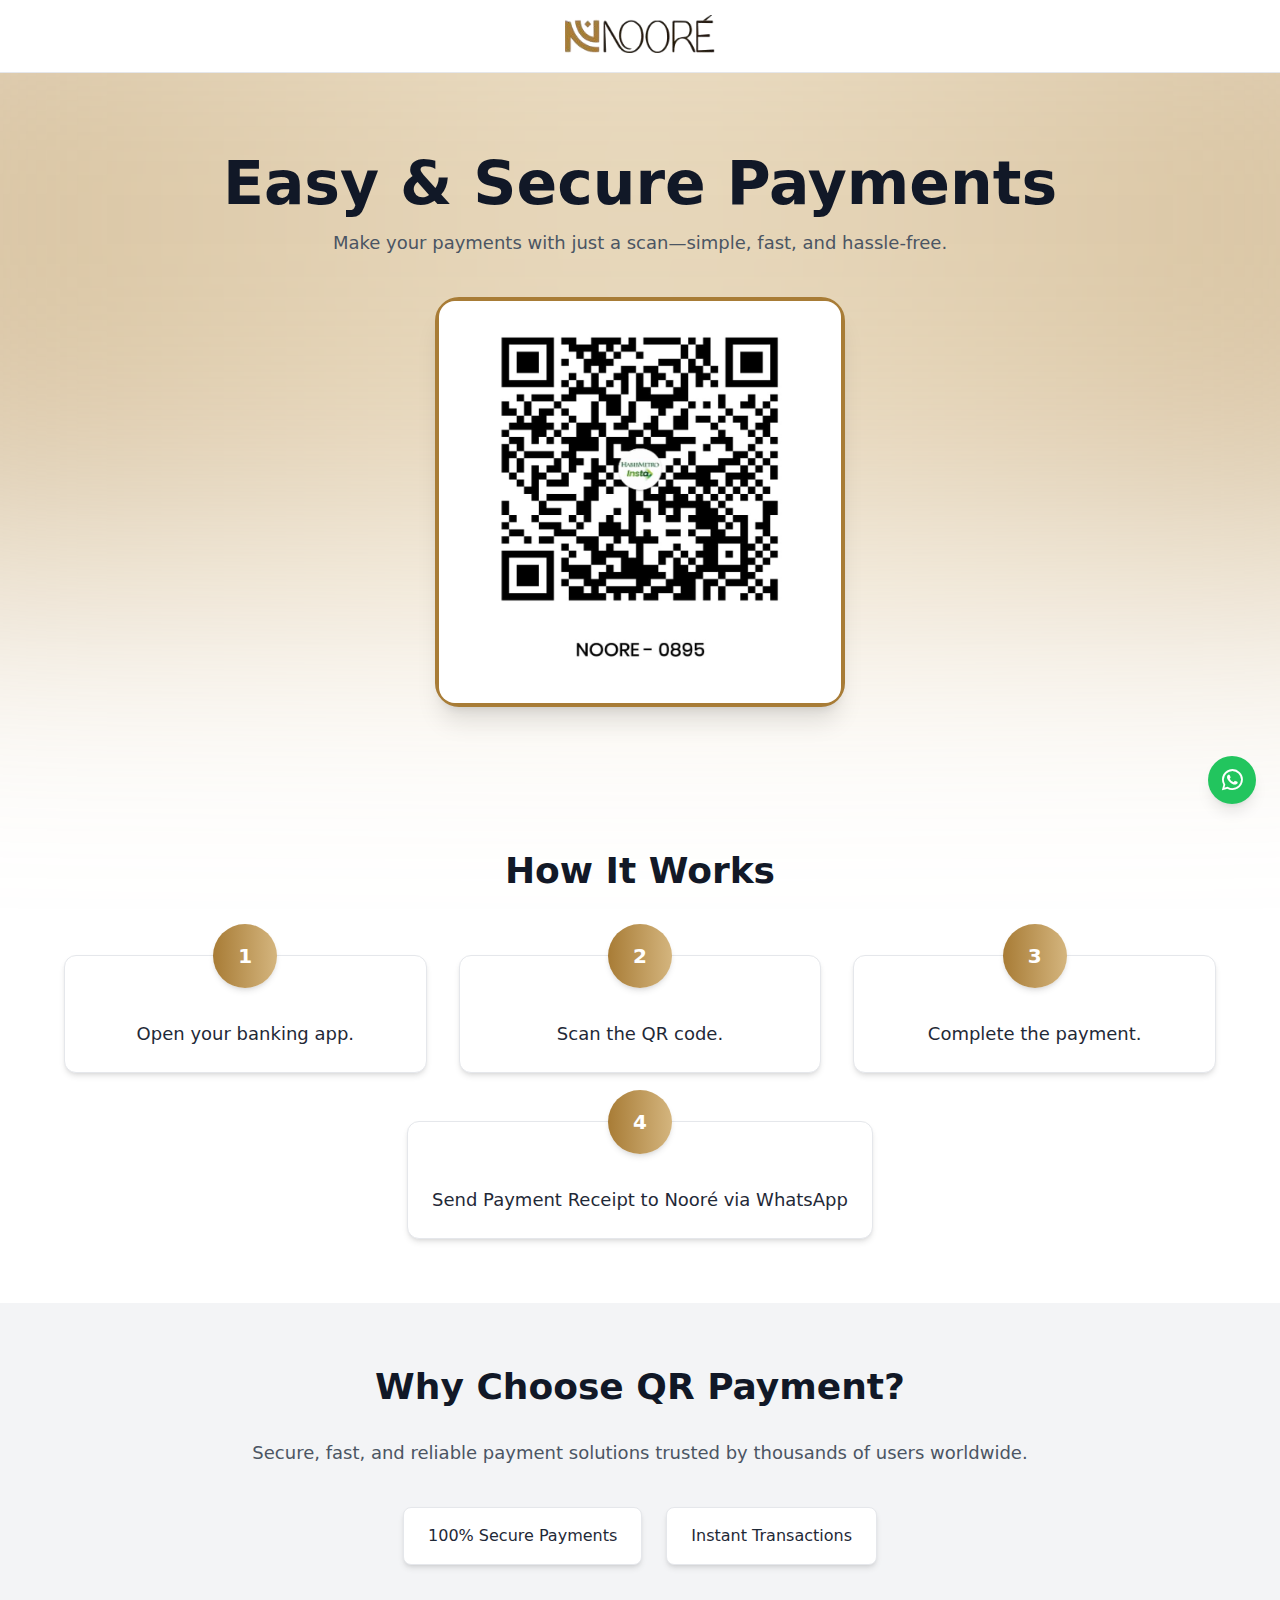
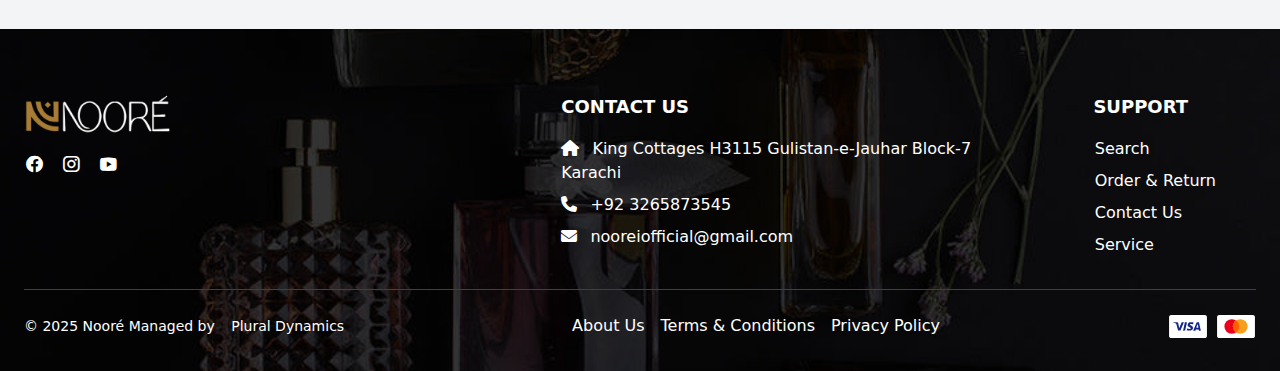
<file: index.html>
<!DOCTYPE html><html lang="en"><head><meta charSet="utf-8"/><meta name="viewport" content="width=device-width, initial-scale=1"/><link rel="preload" as="image" href="/navbar.png"/><link rel="preload" as="image" href="QR.jpg"/><link rel="preload" as="image" href="/abo-10.jpg"/><link rel="preload" as="image" href="/logo.png"/><link rel="stylesheet" href="/_next/static/css/d498c84e4ab246b3.css" data-precedence="next"/><link rel="stylesheet" href="/_next/static/css/f014336cbf90e132.css" data-precedence="next"/><link rel="stylesheet" href="/_next/static/css/c708f8e4ba2483fc.css" data-precedence="next"/><link rel="stylesheet" href="/_next/static/css/ce178d2b3058a5fe.css" data-precedence="next"/><link rel="preload" as="script" fetchPriority="low" href="/_next/static/chunks/webpack-4ca8628ae6fdc922.js"/><script src="/_next/static/chunks/4bd1b696-dc53661a9e7a1ea0.js" async=""></script><script src="/_next/static/chunks/517-75aaa4be1823e09f.js" async=""></script><script src="/_next/static/chunks/main-app-26ce25101af16aa5.js" async=""></script><script src="/_next/static/chunks/961-b01fe9b97a997fcb.js" async=""></script><script src="/_next/static/chunks/app/page-87bfd8521f3aa9b8.js" async=""></script><title>QR-Payment-Nooré</title><meta name="description" content="QR-Payment-Nooré"/><link rel="icon" href="/favicon.ico" type="image/x-icon" sizes="16x16"/><script src="/_next/static/chunks/polyfills-42372ed130431b0a.js" noModule=""></script></head><body class="__variable_4d318d __variable_ea5f4b antialiased"><div class="relative overflow-hidden"><header class="border-b border-gray-200 z-50 bg-white "><div class="max-w-7xl mx-auto flex justify-center items-center py-4 px-4 md:px-8"><div class="flex items-center w-[150px] h-[40px]"><a href="https://xn--noor-epa.com/"><img src="/navbar.png" alt="Nooré Logo" class="cursor-pointer h-full w-full"/></a></div></div></header><div class="bg-white min-h-screen font-sans overflow-hidden"><section class="relative py-20 px-6 text-center"><div class="absolute inset-0 z-0 bg-gradient-to-r from-[#a87c36] via-[#d4b57e] to-[#a87c36] blur-[150px] opacity-50" style="top:-30%;left:-20%;right:-20%;height:80vh"></div><h1 class="text-5xl md:text-6xl font-extrabold text-gray-900 relative z-10">Easy &amp; Secure Payments</h1><p class="mt-4 text-lg text-gray-600 relative z-10">Make your payments with just a scan—simple, fast, and hassle-free.</p><div class="relative mt-10 mx-auto w-[72vw] h-[72vw] sm:w-[52vw] sm:h-[52vw]  md:w-[40vw] md:h-[40vw] lg:w-[32vw] lg:h-[32vw] bg-white border-4 border-[#a87c36] rounded-3xl shadow-xl"><img src="QR.jpg" alt="QR Code" class="w-full h-full rounded-2xl"/><div class="absolute inset-0 rounded-2xl  blur-md opacity-50 animate-pulse"></div></div></section><section class="py-16 px-6"><h2 class="text-4xl font-bold text-center mb-12 text-gray-900">How It Works</h2><div class="max-w-6xl mx-auto grid grid-cols-1 md:grid-cols-3 gap-8"><div class="relative bg-white border border-gray-200 rounded-xl p-6 shadow-md hover:shadow-lg hover:-translate-y-2 transition-transform mt-4 "><div class="absolute -top-8 left-1/2 transform -translate-x-1/2 w-16 h-16 bg-gradient-to-r from-[#a87c36] to-[#d4b57e] text-white text-xl font-bold rounded-full flex items-center justify-center shadow-md">1</div><div class="mt-10 text-center"><h3 class="text-lg font-medium text-gray-800">Open your banking app.</h3></div></div><div class="relative bg-white border border-gray-200 rounded-xl p-6 shadow-md hover:shadow-lg hover:-translate-y-2 transition-transform mt-4 "><div class="absolute -top-8 left-1/2 transform -translate-x-1/2 w-16 h-16 bg-gradient-to-r from-[#a87c36] to-[#d4b57e] text-white text-xl font-bold rounded-full flex items-center justify-center shadow-md">2</div><div class="mt-10 text-center"><h3 class="text-lg font-medium text-gray-800">Scan the QR code.</h3></div></div><div class="relative bg-white border border-gray-200 rounded-xl p-6 shadow-md hover:shadow-lg hover:-translate-y-2 transition-transform mt-4 "><div class="absolute -top-8 left-1/2 transform -translate-x-1/2 w-16 h-16 bg-gradient-to-r from-[#a87c36] to-[#d4b57e] text-white text-xl font-bold rounded-full flex items-center justify-center shadow-md">3</div><div class="mt-10 text-center"><h3 class="text-lg font-medium text-gray-800">Complete the payment.</h3></div></div><div class="relative bg-white border border-gray-200 rounded-xl p-6 shadow-md hover:shadow-lg hover:-translate-y-2 transition-transform mt-4 md:col-span-3 mx-auto text-center"><div class="absolute -top-8 left-1/2 transform -translate-x-1/2 w-16 h-16 bg-gradient-to-r from-[#a87c36] to-[#d4b57e] text-white text-xl font-bold rounded-full flex items-center justify-center shadow-md">4</div><div class="mt-10 text-center"><h3 class="text-lg font-medium text-gray-800">Send Payment Receipt to Nooré via WhatsApp</h3></div></div></div></section><section class="py-16 bg-gray-100"><div class="max-w-4xl mx-auto text-center"><h2 class="text-4xl font-bold text-gray-900 mb-8">Why Choose QR Payment?</h2><p class="text-gray-600 text-lg">Secure, fast, and reliable payment solutions trusted by thousands of users worldwide.</p><div class="mt-10 flex flex-wrap justify-center gap-6"><div class="bg-white border border-gray-200 rounded-lg px-6 py-4 shadow-md hover:shadow-lg hover:-translate-y-1 transition-transform"><p class="text-gray-800 font-medium">100% Secure Payments</p></div><div class="bg-white border border-gray-200 rounded-lg px-6 py-4 shadow-md hover:shadow-lg hover:-translate-y-1 transition-transform"><p class="text-gray-800 font-medium">Instant Transactions</p></div></div></div></section><footer class="text-white pt-16 pb-8 px-6 relative"><div class="absolute top-0 left-0 w-full h-full z-0"><img src="/abo-10.jpg" alt="Background Image" class="w-full h-full object-cover"/></div><div class="max-w-7xl mx-auto grid grid-cols-1 md:grid-cols-[1fr_1fr_1.8fr_1fr] gap-8 relative z-10"><div class="flex flex-col items-start w-[150px] h-[40px]"><img src="/logo.png" alt="Nooré Logo" class="mb-4"/><div class="flex space-x-4"><a href="https://www.facebook.com/officialnoore" class="text-white text-xl hover:text-[#af8541]" aria-label="Facebook"><i class="ri-facebook-circle-fill"></i></a><a href="https://www.instagram.com/accounts/login/?next=https%3A%2F%2Fwww.instagram.com%2Fnooreofficial_%2F&amp;is_from_rle" class="text-white text-xl hover:text-[#af8541]" aria-label="Instagram"><i class="ri-instagram-line"></i></a><a href="https://www.youtube.com/@thenoor%C3%A9" class="text-white text-xl hover:text-[#af8541]" aria-label="YouTube"><i class="ri-youtube-fill"></i></a></div></div><div></div><div><h4 class="text-lg font-bold mb-4">CONTACT US</h4><p class="mb-2"><i class="fas fa-home mr-2"></i> King Cottages H3115 Gulistan-e-Jauhar Block-7 Karachi</p><p class="mb-2"><i class="fas fa-phone mr-2"></i> +92 3265873545</p><p><i class="fas fa-envelope mr-2"></i> nooreiofficial@gmail.com</p></div><div class="flex flex-col items-start md:items-end pr-10 "><h4 class="text-lg font-bold mb-4 relative right-0 md:right-7">SUPPORT</h4><ul class="space-y-2"><li><a href="https://xn--noor-epa.com/search" class="hover:text-[#af8541]">Search</a></li><li><a href="https://xn--noor-epa.com/pages/return-and-refund-policy" class="hover:text-[#af8541]">Order &amp; Return</a></li><li><a href="https://xn--noor-epa.com/pages/contact" class="hover:text-[#af8541]">Contact Us</a></li><li><a href="https://xn--noor-epa.com/pages/service" class="hover:text-[#af8541]">Service</a></li></ul></div></div><div class="border-t border-gray-700 mt-8 pt-6 flex flex-col    md:flex-row justify-between  items-center relative z-10"><p class="text-sm text-white">© 2025 Nooré Managed by <a href="https://pluraldynamics.com/" class="pl-3 hover:text-[#af8541]">Plural Dynamics</a></p><div class="terms-conditions flex gap-4 flex-wrap px-6"><a href="https://xn--noor-epa.com/pages/about" class="hover:text-[#af8541]">About Us</a><a href="https://xn--noor-epa.com/pages/terms-of-service" class="hover:text-[#af8541]">Terms &amp; Conditions</a><a href="https://xn--noor-epa.com/pages/privacy-policy" class="hover:text-[#af8541]">Privacy Policy</a></div><div class="flex items-center space-x-2 mt-4 md:mt-0"><img alt="Visa" loading="lazy" width="40" height="24" decoding="async" data-nimg="1" style="color:transparent" src="/visa.svg"/><img alt="Mastercard" loading="lazy" width="40" height="24" decoding="async" data-nimg="1" style="color:transparent" src="/master.svg"/></div></div><a href="https://wa.me/+923265873545" class="fixed bottom-24 right-6 w-12 h-12 bg-green-500 rounded-full flex items-center justify-center shadow-lg z-50" target="_blank" rel="noopener noreferrer" aria-label="WhatsApp"><i class="fab fa-whatsapp text-white text-2xl"></i></a></footer></div></div><script src="/_next/static/chunks/webpack-4ca8628ae6fdc922.js" async=""></script><script>(self.__next_f=self.__next_f||[]).push([0])</script><script>self.__next_f.push([1,"1:\"$Sreact.fragment\"\n2:I[5244,[],\"\"]\n3:I[3866,[],\"\"]\n4:I[7033,[],\"ClientPageRoot\"]\n5:I[9319,[\"961\",\"static/chunks/961-b01fe9b97a997fcb.js\",\"974\",\"static/chunks/app/page-87bfd8521f3aa9b8.js\"],\"default\"]\n8:I[6213,[],\"OutletBoundary\"]\na:I[6213,[],\"MetadataBoundary\"]\nc:I[6213,[],\"ViewportBoundary\"]\ne:I[4835,[],\"\"]\n:HL[\"/_next/static/css/d498c84e4ab246b3.css\",\"style\"]\n:HL[\"/_next/static/css/f014336cbf90e132.css\",\"style\"]\n:HL[\"/_next/static/css/c708f8e4ba2483fc.css\",\"style\"]\n:HL[\"/_next/static/css/ce178d2b3058a5fe.css\",\"style\"]\n"])</script><script>self.__next_f.push([1,"0:{\"P\":null,\"b\":\"H4fHyEDVS4PXbCcijfPe9\",\"p\":\"\",\"c\":[\"\",\"\"],\"i\":false,\"f\":[[[\"\",{\"children\":[\"__PAGE__\",{}]},\"$undefined\",\"$undefined\",true],[\"\",[\"$\",\"$1\",\"c\",{\"children\":[[[\"$\",\"link\",\"0\",{\"rel\":\"stylesheet\",\"href\":\"/_next/static/css/d498c84e4ab246b3.css\",\"precedence\":\"next\",\"crossOrigin\":\"$undefined\",\"nonce\":\"$undefined\"}],[\"$\",\"link\",\"1\",{\"rel\":\"stylesheet\",\"href\":\"/_next/static/css/f014336cbf90e132.css\",\"precedence\":\"next\",\"crossOrigin\":\"$undefined\",\"nonce\":\"$undefined\"}],[\"$\",\"link\",\"2\",{\"rel\":\"stylesheet\",\"href\":\"/_next/static/css/c708f8e4ba2483fc.css\",\"precedence\":\"next\",\"crossOrigin\":\"$undefined\",\"nonce\":\"$undefined\"}]],[\"$\",\"html\",null,{\"lang\":\"en\",\"children\":[\"$\",\"body\",null,{\"className\":\"__variable_4d318d __variable_ea5f4b antialiased\",\"children\":[\"$\",\"$L2\",null,{\"parallelRouterKey\":\"children\",\"segmentPath\":[\"children\"],\"error\":\"$undefined\",\"errorStyles\":\"$undefined\",\"errorScripts\":\"$undefined\",\"template\":[\"$\",\"$L3\",null,{}],\"templateStyles\":\"$undefined\",\"templateScripts\":\"$undefined\",\"notFound\":[[],[[\"$\",\"title\",null,{\"children\":\"404: This page could not be found.\"}],[\"$\",\"div\",null,{\"style\":{\"fontFamily\":\"system-ui,\\\"Segoe UI\\\",Roboto,Helvetica,Arial,sans-serif,\\\"Apple Color Emoji\\\",\\\"Segoe UI Emoji\\\"\",\"height\":\"100vh\",\"textAlign\":\"center\",\"display\":\"flex\",\"flexDirection\":\"column\",\"alignItems\":\"center\",\"justifyContent\":\"center\"},\"children\":[\"$\",\"div\",null,{\"children\":[[\"$\",\"style\",null,{\"dangerouslySetInnerHTML\":{\"__html\":\"body{color:#000;background:#fff;margin:0}.next-error-h1{border-right:1px solid rgba(0,0,0,.3)}@media (prefers-color-scheme:dark){body{color:#fff;background:#000}.next-error-h1{border-right:1px solid rgba(255,255,255,.3)}}\"}}],[\"$\",\"h1\",null,{\"className\":\"next-error-h1\",\"style\":{\"display\":\"inline-block\",\"margin\":\"0 20px 0 0\",\"padding\":\"0 23px 0 0\",\"fontSize\":24,\"fontWeight\":500,\"verticalAlign\":\"top\",\"lineHeight\":\"49px\"},\"children\":404}],[\"$\",\"div\",null,{\"style\":{\"display\":\"inline-block\"},\"children\":[\"$\",\"h2\",null,{\"style\":{\"fontSize\":14,\"fontWeight\":400,\"lineHeight\":\"49px\",\"margin\":0},\"children\":\"This page could not be found.\"}]}]]}]}]]],\"forbidden\":\"$undefined\",\"unauthorized\":\"$undefined\"}]}]}]]}],{\"children\":[\"__PAGE__\",[\"$\",\"$1\",\"c\",{\"children\":[[\"$\",\"$L4\",null,{\"Component\":\"$5\",\"searchParams\":{},\"params\":{},\"promises\":[\"$@6\",\"$@7\"]}],[[\"$\",\"link\",\"0\",{\"rel\":\"stylesheet\",\"href\":\"/_next/static/css/ce178d2b3058a5fe.css\",\"precedence\":\"next\",\"crossOrigin\":\"$undefined\",\"nonce\":\"$undefined\"}]],[\"$\",\"$L8\",null,{\"children\":\"$L9\"}]]}],{},null,false]},null,false],[\"$\",\"$1\",\"h\",{\"children\":[null,[\"$\",\"$1\",\"S-nmQgRXWxuy9vj6sqOHD\",{\"children\":[[\"$\",\"$La\",null,{\"children\":\"$Lb\"}],[\"$\",\"$Lc\",null,{\"children\":\"$Ld\"}],null]}]]}],false]],\"m\":\"$undefined\",\"G\":[\"$e\",\"$undefined\"],\"s\":false,\"S\":true}\n"])</script><script>self.__next_f.push([1,"6:{}\n7:{}\n"])</script><script>self.__next_f.push([1,"d:[[\"$\",\"meta\",\"0\",{\"name\":\"viewport\",\"content\":\"width=device-width, initial-scale=1\"}]]\nb:[[\"$\",\"meta\",\"0\",{\"charSet\":\"utf-8\"}],[\"$\",\"title\",\"1\",{\"children\":\"QR-Payment-Nooré\"}],[\"$\",\"meta\",\"2\",{\"name\":\"description\",\"content\":\"QR-Payment-Nooré\"}],[\"$\",\"link\",\"3\",{\"rel\":\"icon\",\"href\":\"/favicon.ico\",\"type\":\"image/x-icon\",\"sizes\":\"16x16\"}]]\n"])</script><script>self.__next_f.push([1,"9:null\n"])</script></body></html>
</file>
<file: _next/static/css/d498c84e4ab246b3.css>
@font-face{font-family:Geist;font-style:normal;font-weight:100 900;font-display:swap;src:url(/_next/static/media/ba015fad6dcf6784-s.woff2) format("woff2");unicode-range:u+0100-02ba,u+02bd-02c5,u+02c7-02cc,u+02ce-02d7,u+02dd-02ff,u+0304,u+0308,u+0329,u+1d00-1dbf,u+1e00-1e9f,u+1ef2-1eff,u+2020,u+20a0-20ab,u+20ad-20c0,u+2113,u+2c60-2c7f,u+a720-a7ff}@font-face{font-family:Geist;font-style:normal;font-weight:100 900;font-display:swap;src:url(/_next/static/media/569ce4b8f30dc480-s.p.woff2) format("woff2");unicode-range:u+00??,u+0131,u+0152-0153,u+02bb-02bc,u+02c6,u+02da,u+02dc,u+0304,u+0308,u+0329,u+2000-206f,u+20ac,u+2122,u+2191,u+2193,u+2212,u+2215,u+feff,u+fffd}@font-face{font-family:Geist Fallback;src:local("Arial");ascent-override:95.94%;descent-override:28.16%;line-gap-override:0.00%;size-adjust:104.76%}.__className_4d318d{font-family:Geist,Geist Fallback;font-style:normal}.__variable_4d318d{--font-geist-sans:"Geist","Geist Fallback"}@font-face{font-family:Geist Mono;font-style:normal;font-weight:100 900;font-display:swap;src:url(/_next/static/media/747892c23ea88013-s.woff2) format("woff2");unicode-range:u+0100-02ba,u+02bd-02c5,u+02c7-02cc,u+02ce-02d7,u+02dd-02ff,u+0304,u+0308,u+0329,u+1d00-1dbf,u+1e00-1e9f,u+1ef2-1eff,u+2020,u+20a0-20ab,u+20ad-20c0,u+2113,u+2c60-2c7f,u+a720-a7ff}@font-face{font-family:Geist Mono;font-style:normal;font-weight:100 900;font-display:swap;src:url(/_next/static/media/93f479601ee12b01-s.p.woff2) format("woff2");unicode-range:u+00??,u+0131,u+0152-0153,u+02bb-02bc,u+02c6,u+02da,u+02dc,u+0304,u+0308,u+0329,u+2000-206f,u+20ac,u+2122,u+2191,u+2193,u+2212,u+2215,u+feff,u+fffd}@font-face{font-family:Geist Mono Fallback;src:local("Arial");ascent-override:74.67%;descent-override:21.92%;line-gap-override:0.00%;size-adjust:134.59%}.__className_ea5f4b{font-family:Geist Mono,Geist Mono Fallback;font-style:normal}.__variable_ea5f4b{--font-geist-mono:"Geist Mono","Geist Mono Fallback"}
</file>
<file: _next/static/css/c708f8e4ba2483fc.css>
@import url("https://fonts.googleapis.com/css2?family=Montserrat:ital,wght@0,100..900;1,100..900&display=swap");*,:after,:before{--tw-border-spacing-x:0;--tw-border-spacing-y:0;--tw-translate-x:0;--tw-translate-y:0;--tw-rotate:0;--tw-skew-x:0;--tw-skew-y:0;--tw-scale-x:1;--tw-scale-y:1;--tw-pan-x: ;--tw-pan-y: ;--tw-pinch-zoom: ;--tw-scroll-snap-strictness:proximity;--tw-gradient-from-position: ;--tw-gradient-via-position: ;--tw-gradient-to-position: ;--tw-ordinal: ;--tw-slashed-zero: ;--tw-numeric-figure: ;--tw-numeric-spacing: ;--tw-numeric-fraction: ;--tw-ring-inset: ;--tw-ring-offset-width:0px;--tw-ring-offset-color:#fff;--tw-ring-color:rgba(59,130,246,.5);--tw-ring-offset-shadow:0 0 #0000;--tw-ring-shadow:0 0 #0000;--tw-shadow:0 0 #0000;--tw-shadow-colored:0 0 #0000;--tw-blur: ;--tw-brightness: ;--tw-contrast: ;--tw-grayscale: ;--tw-hue-rotate: ;--tw-invert: ;--tw-saturate: ;--tw-sepia: ;--tw-drop-shadow: ;--tw-backdrop-blur: ;--tw-backdrop-brightness: ;--tw-backdrop-contrast: ;--tw-backdrop-grayscale: ;--tw-backdrop-hue-rotate: ;--tw-backdrop-invert: ;--tw-backdrop-opacity: ;--tw-backdrop-saturate: ;--tw-backdrop-sepia: ;--tw-contain-size: ;--tw-contain-layout: ;--tw-contain-paint: ;--tw-contain-style: }::backdrop{--tw-border-spacing-x:0;--tw-border-spacing-y:0;--tw-translate-x:0;--tw-translate-y:0;--tw-rotate:0;--tw-skew-x:0;--tw-skew-y:0;--tw-scale-x:1;--tw-scale-y:1;--tw-pan-x: ;--tw-pan-y: ;--tw-pinch-zoom: ;--tw-scroll-snap-strictness:proximity;--tw-gradient-from-position: ;--tw-gradient-via-position: ;--tw-gradient-to-position: ;--tw-ordinal: ;--tw-slashed-zero: ;--tw-numeric-figure: ;--tw-numeric-spacing: ;--tw-numeric-fraction: ;--tw-ring-inset: ;--tw-ring-offset-width:0px;--tw-ring-offset-color:#fff;--tw-ring-color:rgba(59,130,246,.5);--tw-ring-offset-shadow:0 0 #0000;--tw-ring-shadow:0 0 #0000;--tw-shadow:0 0 #0000;--tw-shadow-colored:0 0 #0000;--tw-blur: ;--tw-brightness: ;--tw-contrast: ;--tw-grayscale: ;--tw-hue-rotate: ;--tw-invert: ;--tw-saturate: ;--tw-sepia: ;--tw-drop-shadow: ;--tw-backdrop-blur: ;--tw-backdrop-brightness: ;--tw-backdrop-contrast: ;--tw-backdrop-grayscale: ;--tw-backdrop-hue-rotate: ;--tw-backdrop-invert: ;--tw-backdrop-opacity: ;--tw-backdrop-saturate: ;--tw-backdrop-sepia: ;--tw-contain-size: ;--tw-contain-layout: ;--tw-contain-paint: ;--tw-contain-style: }
/*
! tailwindcss v3.4.17 | MIT License | https://tailwindcss.com
*/*,:after,:before{box-sizing:border-box;border:0 solid #e5e7eb}:after,:before{--tw-content:""}:host,html{line-height:1.5;-webkit-text-size-adjust:100%;-moz-tab-size:4;tab-size:4;font-family:ui-sans-serif,system-ui,sans-serif,Apple Color Emoji,Segoe UI Emoji,Segoe UI Symbol,Noto Color Emoji;font-feature-settings:normal;font-variation-settings:normal;-webkit-tap-highlight-color:transparent}body{margin:0;line-height:inherit}hr{height:0;color:inherit;border-top-width:1px}abbr:where([title]){text-decoration:underline dotted}h1,h2,h3,h4,h5,h6{font-size:inherit;font-weight:inherit}a{color:inherit;text-decoration:inherit}b,strong{font-weight:bolder}code,kbd,pre,samp{font-family:ui-monospace,SFMono-Regular,Menlo,Monaco,Consolas,Liberation Mono,Courier New,monospace;font-feature-settings:normal;font-variation-settings:normal;font-size:1em}small{font-size:80%}sub,sup{font-size:75%;line-height:0;position:relative;vertical-align:baseline}sub{bottom:-.25em}sup{top:-.5em}table{text-indent:0;border-color:inherit;border-collapse:collapse}button,input,optgroup,select,textarea{font-family:inherit;font-feature-settings:inherit;font-variation-settings:inherit;font-size:100%;font-weight:inherit;line-height:inherit;letter-spacing:inherit;color:inherit;margin:0;padding:0}button,select{text-transform:none}button,input:where([type=button]),input:where([type=reset]),input:where([type=submit]){-webkit-appearance:button;background-color:transparent;background-image:none}:-moz-focusring{outline:auto}:-moz-ui-invalid{box-shadow:none}progress{vertical-align:baseline}::-webkit-inner-spin-button,::-webkit-outer-spin-button{height:auto}[type=search]{-webkit-appearance:textfield;outline-offset:-2px}::-webkit-search-decoration{-webkit-appearance:none}::-webkit-file-upload-button{-webkit-appearance:button;font:inherit}summary{display:list-item}blockquote,dd,dl,figure,h1,h2,h3,h4,h5,h6,hr,p,pre{margin:0}fieldset{margin:0}fieldset,legend{padding:0}menu,ol,ul{list-style:none;margin:0;padding:0}dialog{padding:0}textarea{resize:vertical}input::placeholder,textarea::placeholder{opacity:1;color:#9ca3af}[role=button],button{cursor:pointer}:disabled{cursor:default}audio,canvas,embed,iframe,img,object,svg,video{display:block;vertical-align:middle}img,video{max-width:100%;height:auto}[hidden]:where(:not([hidden=until-found])){display:none}.fixed{position:fixed}.absolute{position:absolute}.relative{position:relative}.inset-0{inset:0}.-top-8{top:-2rem}.bottom-10{bottom:2.5rem}.bottom-24{bottom:6rem}.left-0{left:0}.left-1\/2{left:50%}.right-0{right:0}.right-6{right:1.5rem}.top-0{top:0}.z-0{z-index:0}.z-10{z-index:10}.z-50{z-index:50}.mx-auto{margin-left:auto;margin-right:auto}.mb-12{margin-bottom:3rem}.mb-2{margin-bottom:.5rem}.mb-4{margin-bottom:1rem}.mb-8{margin-bottom:2rem}.mr-2{margin-right:.5rem}.mt-10{margin-top:2.5rem}.mt-4{margin-top:1rem}.mt-8{margin-top:2rem}.flex{display:flex}.grid{display:grid}.h-12{height:3rem}.h-16{height:4rem}.h-\[40px\]{height:40px}.h-\[72vw\]{height:72vw}.h-full{height:100%}.min-h-screen{min-height:100vh}.w-12{width:3rem}.w-16{width:4rem}.w-\[150px\]{width:150px}.w-\[72vw\]{width:72vw}.w-full{width:100%}.max-w-4xl{max-width:56rem}.max-w-6xl{max-width:72rem}.max-w-7xl{max-width:80rem}.-translate-x-1\/2{--tw-translate-x:-50%}.-translate-x-1\/2,.transform{transform:translate(var(--tw-translate-x),var(--tw-translate-y)) rotate(var(--tw-rotate)) skewX(var(--tw-skew-x)) skewY(var(--tw-skew-y)) scaleX(var(--tw-scale-x)) scaleY(var(--tw-scale-y))}@keyframes pulse{50%{opacity:.5}}.animate-pulse{animation:pulse 2s cubic-bezier(.4,0,.6,1) infinite}.cursor-pointer{cursor:pointer}.grid-cols-1{grid-template-columns:repeat(1,minmax(0,1fr))}.flex-col{flex-direction:column}.flex-wrap{flex-wrap:wrap}.items-start{align-items:flex-start}.items-center{align-items:center}.justify-center{justify-content:center}.justify-between{justify-content:space-between}.gap-4{gap:1rem}.gap-6{gap:1.5rem}.gap-8{gap:2rem}.space-x-2>:not([hidden])~:not([hidden]){--tw-space-x-reverse:0;margin-right:calc(.5rem * var(--tw-space-x-reverse));margin-left:calc(.5rem * calc(1 - var(--tw-space-x-reverse)))}.space-x-4>:not([hidden])~:not([hidden]){--tw-space-x-reverse:0;margin-right:calc(1rem * var(--tw-space-x-reverse));margin-left:calc(1rem * calc(1 - var(--tw-space-x-reverse)))}.space-y-2>:not([hidden])~:not([hidden]){--tw-space-y-reverse:0;margin-top:calc(.5rem * calc(1 - var(--tw-space-y-reverse)));margin-bottom:calc(.5rem * var(--tw-space-y-reverse))}.overflow-hidden{overflow:hidden}.rounded-2xl{border-radius:1rem}.rounded-3xl{border-radius:1.5rem}.rounded-full{border-radius:9999px}.rounded-lg{border-radius:.5rem}.rounded-xl{border-radius:.75rem}.border{border-width:1px}.border-4{border-width:4px}.border-b{border-bottom-width:1px}.border-t{border-top-width:1px}.border-\[\#a87c36\]{--tw-border-opacity:1;border-color:rgb(168 124 54/var(--tw-border-opacity,1))}.border-gray-200{--tw-border-opacity:1;border-color:rgb(229 231 235/var(--tw-border-opacity,1))}.border-gray-700{--tw-border-opacity:1;border-color:rgb(55 65 81/var(--tw-border-opacity,1))}.bg-\[\#af8541\]{--tw-bg-opacity:1;background-color:rgb(175 133 65/var(--tw-bg-opacity,1))}.bg-gray-100{--tw-bg-opacity:1;background-color:rgb(243 244 246/var(--tw-bg-opacity,1))}.bg-green-500{--tw-bg-opacity:1;background-color:rgb(34 197 94/var(--tw-bg-opacity,1))}.bg-white{--tw-bg-opacity:1;background-color:rgb(255 255 255/var(--tw-bg-opacity,1))}.bg-gradient-to-r{background-image:linear-gradient(to right,var(--tw-gradient-stops))}.from-\[\#a87c36\]{--tw-gradient-from:#a87c36 var(--tw-gradient-from-position);--tw-gradient-to:rgba(168,124,54,0) var(--tw-gradient-to-position);--tw-gradient-stops:var(--tw-gradient-from),var(--tw-gradient-to)}.via-\[\#d4b57e\]{--tw-gradient-to:hsla(38,50%,66%,0) var(--tw-gradient-to-position);--tw-gradient-stops:var(--tw-gradient-from),#d4b57e var(--tw-gradient-via-position),var(--tw-gradient-to)}.to-\[\#a87c36\]{--tw-gradient-to:#a87c36 var(--tw-gradient-to-position)}.to-\[\#d4b57e\]{--tw-gradient-to:#d4b57e var(--tw-gradient-to-position)}.object-cover{object-fit:cover}.p-6{padding:1.5rem}.px-4{padding-left:1rem;padding-right:1rem}.px-6{padding-left:1.5rem;padding-right:1.5rem}.py-16{padding-top:4rem;padding-bottom:4rem}.py-20{padding-top:5rem;padding-bottom:5rem}.py-4{padding-top:1rem;padding-bottom:1rem}.pb-8{padding-bottom:2rem}.pl-3{padding-left:.75rem}.pr-10{padding-right:2.5rem}.pt-16{padding-top:4rem}.pt-6{padding-top:1.5rem}.text-center{text-align:center}.font-sans{font-family:ui-sans-serif,system-ui,sans-serif,Apple Color Emoji,Segoe UI Emoji,Segoe UI Symbol,Noto Color Emoji}.text-2xl{font-size:1.5rem;line-height:2rem}.text-4xl{font-size:2.25rem;line-height:2.5rem}.text-5xl{font-size:3rem;line-height:1}.text-\[40px\]{font-size:40px}.text-lg{font-size:1.125rem;line-height:1.75rem}.text-sm{font-size:.875rem;line-height:1.25rem}.text-xl{font-size:1.25rem;line-height:1.75rem}.font-black{font-weight:900}.font-bold{font-weight:700}.font-extrabold{font-weight:800}.font-medium{font-weight:500}.text-gray-600{--tw-text-opacity:1;color:rgb(75 85 99/var(--tw-text-opacity,1))}.text-gray-800{--tw-text-opacity:1;color:rgb(31 41 55/var(--tw-text-opacity,1))}.text-gray-900{--tw-text-opacity:1;color:rgb(17 24 39/var(--tw-text-opacity,1))}.text-white{--tw-text-opacity:1;color:rgb(255 255 255/var(--tw-text-opacity,1))}.antialiased{-webkit-font-smoothing:antialiased;-moz-osx-font-smoothing:grayscale}.opacity-50{opacity:.5}.shadow-lg{--tw-shadow:0 10px 15px -3px rgba(0,0,0,.1),0 4px 6px -4px rgba(0,0,0,.1);--tw-shadow-colored:0 10px 15px -3px var(--tw-shadow-color),0 4px 6px -4px var(--tw-shadow-color)}.shadow-lg,.shadow-md{box-shadow:var(--tw-ring-offset-shadow,0 0 #0000),var(--tw-ring-shadow,0 0 #0000),var(--tw-shadow)}.shadow-md{--tw-shadow:0 4px 6px -1px rgba(0,0,0,.1),0 2px 4px -2px rgba(0,0,0,.1);--tw-shadow-colored:0 4px 6px -1px var(--tw-shadow-color),0 2px 4px -2px var(--tw-shadow-color)}.shadow-xl{--tw-shadow:0 20px 25px -5px rgba(0,0,0,.1),0 8px 10px -6px rgba(0,0,0,.1);--tw-shadow-colored:0 20px 25px -5px var(--tw-shadow-color),0 8px 10px -6px var(--tw-shadow-color);box-shadow:var(--tw-ring-offset-shadow,0 0 #0000),var(--tw-ring-shadow,0 0 #0000),var(--tw-shadow)}.blur-\[150px\]{--tw-blur:blur(150px)}.blur-\[150px\],.blur-md{filter:var(--tw-blur) var(--tw-brightness) var(--tw-contrast) var(--tw-grayscale) var(--tw-hue-rotate) var(--tw-invert) var(--tw-saturate) var(--tw-sepia) var(--tw-drop-shadow)}.blur-md{--tw-blur:blur(12px)}.transition-transform{transition-property:transform;transition-timing-function:cubic-bezier(.4,0,.2,1);transition-duration:.15s}.hover\:-translate-y-1:hover{--tw-translate-y:-0.25rem}.hover\:-translate-y-1:hover,.hover\:-translate-y-2:hover{transform:translate(var(--tw-translate-x),var(--tw-translate-y)) rotate(var(--tw-rotate)) skewX(var(--tw-skew-x)) skewY(var(--tw-skew-y)) scaleX(var(--tw-scale-x)) scaleY(var(--tw-scale-y))}.hover\:-translate-y-2:hover{--tw-translate-y:-0.5rem}.hover\:text-\[\#af8541\]:hover{--tw-text-opacity:1;color:rgb(175 133 65/var(--tw-text-opacity,1))}.hover\:shadow-lg:hover{--tw-shadow:0 10px 15px -3px rgba(0,0,0,.1),0 4px 6px -4px rgba(0,0,0,.1);--tw-shadow-colored:0 10px 15px -3px var(--tw-shadow-color),0 4px 6px -4px var(--tw-shadow-color);box-shadow:var(--tw-ring-offset-shadow,0 0 #0000),var(--tw-ring-shadow,0 0 #0000),var(--tw-shadow)}@media (min-width:640px){.sm\:h-\[52vw\]{height:52vw}.sm\:w-\[52vw\]{width:52vw}}@media (min-width:768px){.md\:right-7{right:1.75rem}.md\:col-span-3{grid-column:span 3/span 3}.md\:mt-0{margin-top:0}.md\:h-\[40vw\]{height:40vw}.md\:w-\[40vw\]{width:40vw}.md\:grid-cols-3{grid-template-columns:repeat(3,minmax(0,1fr))}.md\:grid-cols-\[1fr_1fr_1\.8fr_1fr\]{grid-template-columns:1fr 1fr 1.8fr 1fr}.md\:flex-row{flex-direction:row}.md\:items-end{align-items:flex-end}.md\:px-8{padding-left:2rem;padding-right:2rem}.md\:text-6xl{font-size:3.75rem;line-height:1}}@media (min-width:1024px){.lg\:h-\[32vw\]{height:32vw}.lg\:w-\[32vw\]{width:32vw}}
</file>
<file: _next/static/css/ce178d2b3058a5fe.css>
@font-face{font-family:remixicon;src:url(/_next/static/media/remixicon.72421f8a.eot);src:url(/_next/static/media/remixicon.72421f8a.eot#iefix) format("embedded-opentype"),url(/_next/static/media/remixicon.ff3db2f0.woff2) format("woff2"),url(/_next/static/media/remixicon.19fdd00d.woff) format("woff"),url(/_next/static/media/remixicon.f41ead06.ttf) format("truetype"),url(/_next/static/media/remixicon.9e5fad22.svg#remixicon) format("svg");font-display:swap}[class*=" ri-"],[class^=ri-]{font-family:remixicon!important;font-style:normal;-webkit-font-smoothing:antialiased;-moz-osx-font-smoothing:grayscale}.ri-lg{font-size:1.3333em;line-height:.75em;vertical-align:-.0667em}.ri-xl{font-size:1.5em;line-height:.6666em;vertical-align:-.075em}.ri-xxs{font-size:.5em}.ri-xs{font-size:.75em}.ri-sm{font-size:.875em}.ri-1x{font-size:1em}.ri-2x{font-size:2em}.ri-3x{font-size:3em}.ri-4x{font-size:4em}.ri-5x{font-size:5em}.ri-6x{font-size:6em}.ri-7x{font-size:7em}.ri-8x{font-size:8em}.ri-9x{font-size:9em}.ri-10x{font-size:10em}.ri-fw{text-align:center;width:1.25em}.ri-24-hours-fill:before{content:"\ea01"}.ri-24-hours-line:before{content:"\ea02"}.ri-4k-fill:before{content:"\ea03"}.ri-4k-line:before{content:"\ea04"}.ri-a-b:before{content:"\ea05"}.ri-account-box-fill:before{content:"\ea06"}.ri-account-box-line:before{content:"\ea07"}.ri-account-circle-fill:before{content:"\ea08"}.ri-account-circle-line:before{content:"\ea09"}.ri-account-pin-box-fill:before{content:"\ea0a"}.ri-account-pin-box-line:before{content:"\ea0b"}.ri-account-pin-circle-fill:before{content:"\ea0c"}.ri-account-pin-circle-line:before{content:"\ea0d"}.ri-add-box-fill:before{content:"\ea0e"}.ri-add-box-line:before{content:"\ea0f"}.ri-add-circle-fill:before{content:"\ea10"}.ri-add-circle-line:before{content:"\ea11"}.ri-add-fill:before{content:"\ea12"}.ri-add-line:before{content:"\ea13"}.ri-admin-fill:before{content:"\ea14"}.ri-admin-line:before{content:"\ea15"}.ri-advertisement-fill:before{content:"\ea16"}.ri-advertisement-line:before{content:"\ea17"}.ri-airplay-fill:before{content:"\ea18"}.ri-airplay-line:before{content:"\ea19"}.ri-alarm-fill:before{content:"\ea1a"}.ri-alarm-line:before{content:"\ea1b"}.ri-alarm-warning-fill:before{content:"\ea1c"}.ri-alarm-warning-line:before{content:"\ea1d"}.ri-album-fill:before{content:"\ea1e"}.ri-album-line:before{content:"\ea1f"}.ri-alert-fill:before{content:"\ea20"}.ri-alert-line:before{content:"\ea21"}.ri-aliens-fill:before{content:"\ea22"}.ri-aliens-line:before{content:"\ea23"}.ri-align-bottom:before{content:"\ea24"}.ri-align-center:before{content:"\ea25"}.ri-align-justify:before{content:"\ea26"}.ri-align-left:before{content:"\ea27"}.ri-align-right:before{content:"\ea28"}.ri-align-top:before{content:"\ea29"}.ri-align-vertically:before{content:"\ea2a"}.ri-alipay-fill:before{content:"\ea2b"}.ri-alipay-line:before{content:"\ea2c"}.ri-amazon-fill:before{content:"\ea2d"}.ri-amazon-line:before{content:"\ea2e"}.ri-anchor-fill:before{content:"\ea2f"}.ri-anchor-line:before{content:"\ea30"}.ri-ancient-gate-fill:before{content:"\ea31"}.ri-ancient-gate-line:before{content:"\ea32"}.ri-ancient-pavilion-fill:before{content:"\ea33"}.ri-ancient-pavilion-line:before{content:"\ea34"}.ri-android-fill:before{content:"\ea35"}.ri-android-line:before{content:"\ea36"}.ri-angularjs-fill:before{content:"\ea37"}.ri-angularjs-line:before{content:"\ea38"}.ri-anticlockwise-2-fill:before{content:"\ea39"}.ri-anticlockwise-2-line:before{content:"\ea3a"}.ri-anticlockwise-fill:before{content:"\ea3b"}.ri-anticlockwise-line:before{content:"\ea3c"}.ri-app-store-fill:before{content:"\ea3d"}.ri-app-store-line:before{content:"\ea3e"}.ri-apple-fill:before{content:"\ea3f"}.ri-apple-line:before{content:"\ea40"}.ri-apps-2-fill:before{content:"\ea41"}.ri-apps-2-line:before{content:"\ea42"}.ri-apps-fill:before{content:"\ea43"}.ri-apps-line:before{content:"\ea44"}.ri-archive-drawer-fill:before{content:"\ea45"}.ri-archive-drawer-line:before{content:"\ea46"}.ri-archive-fill:before{content:"\ea47"}.ri-archive-line:before{content:"\ea48"}.ri-arrow-down-circle-fill:before{content:"\ea49"}.ri-arrow-down-circle-line:before{content:"\ea4a"}.ri-arrow-down-fill:before{content:"\ea4b"}.ri-arrow-down-line:before{content:"\ea4c"}.ri-arrow-down-s-fill:before{content:"\ea4d"}.ri-arrow-down-s-line:before{content:"\ea4e"}.ri-arrow-drop-down-fill:before{content:"\ea4f"}.ri-arrow-drop-down-line:before{content:"\ea50"}.ri-arrow-drop-left-fill:before{content:"\ea51"}.ri-arrow-drop-left-line:before{content:"\ea52"}.ri-arrow-drop-right-fill:before{content:"\ea53"}.ri-arrow-drop-right-line:before{content:"\ea54"}.ri-arrow-drop-up-fill:before{content:"\ea55"}.ri-arrow-drop-up-line:before{content:"\ea56"}.ri-arrow-go-back-fill:before{content:"\ea57"}.ri-arrow-go-back-line:before{content:"\ea58"}.ri-arrow-go-forward-fill:before{content:"\ea59"}.ri-arrow-go-forward-line:before{content:"\ea5a"}.ri-arrow-left-circle-fill:before{content:"\ea5b"}.ri-arrow-left-circle-line:before{content:"\ea5c"}.ri-arrow-left-down-fill:before{content:"\ea5d"}.ri-arrow-left-down-line:before{content:"\ea5e"}.ri-arrow-left-fill:before{content:"\ea5f"}.ri-arrow-left-line:before{content:"\ea60"}.ri-arrow-left-right-fill:before{content:"\ea61"}.ri-arrow-left-right-line:before{content:"\ea62"}.ri-arrow-left-s-fill:before{content:"\ea63"}.ri-arrow-left-s-line:before{content:"\ea64"}.ri-arrow-left-up-fill:before{content:"\ea65"}.ri-arrow-left-up-line:before{content:"\ea66"}.ri-arrow-right-circle-fill:before{content:"\ea67"}.ri-arrow-right-circle-line:before{content:"\ea68"}.ri-arrow-right-down-fill:before{content:"\ea69"}.ri-arrow-right-down-line:before{content:"\ea6a"}.ri-arrow-right-fill:before{content:"\ea6b"}.ri-arrow-right-line:before{content:"\ea6c"}.ri-arrow-right-s-fill:before{content:"\ea6d"}.ri-arrow-right-s-line:before{content:"\ea6e"}.ri-arrow-right-up-fill:before{content:"\ea6f"}.ri-arrow-right-up-line:before{content:"\ea70"}.ri-arrow-up-circle-fill:before{content:"\ea71"}.ri-arrow-up-circle-line:before{content:"\ea72"}.ri-arrow-up-down-fill:before{content:"\ea73"}.ri-arrow-up-down-line:before{content:"\ea74"}.ri-arrow-up-fill:before{content:"\ea75"}.ri-arrow-up-line:before{content:"\ea76"}.ri-arrow-up-s-fill:before{content:"\ea77"}.ri-arrow-up-s-line:before{content:"\ea78"}.ri-artboard-2-fill:before{content:"\ea79"}.ri-artboard-2-line:before{content:"\ea7a"}.ri-artboard-fill:before{content:"\ea7b"}.ri-artboard-line:before{content:"\ea7c"}.ri-article-fill:before{content:"\ea7d"}.ri-article-line:before{content:"\ea7e"}.ri-aspect-ratio-fill:before{content:"\ea7f"}.ri-aspect-ratio-line:before{content:"\ea80"}.ri-asterisk:before{content:"\ea81"}.ri-at-fill:before{content:"\ea82"}.ri-at-line:before{content:"\ea83"}.ri-attachment-2:before{content:"\ea84"}.ri-attachment-fill:before{content:"\ea85"}.ri-attachment-line:before{content:"\ea86"}.ri-auction-fill:before{content:"\ea87"}.ri-auction-line:before{content:"\ea88"}.ri-award-fill:before{content:"\ea89"}.ri-award-line:before{content:"\ea8a"}.ri-baidu-fill:before{content:"\ea8b"}.ri-baidu-line:before{content:"\ea8c"}.ri-ball-pen-fill:before{content:"\ea8d"}.ri-ball-pen-line:before{content:"\ea8e"}.ri-bank-card-2-fill:before{content:"\ea8f"}.ri-bank-card-2-line:before{content:"\ea90"}.ri-bank-card-fill:before{content:"\ea91"}.ri-bank-card-line:before{content:"\ea92"}.ri-bank-fill:before{content:"\ea93"}.ri-bank-line:before{content:"\ea94"}.ri-bar-chart-2-fill:before{content:"\ea95"}.ri-bar-chart-2-line:before{content:"\ea96"}.ri-bar-chart-box-fill:before{content:"\ea97"}.ri-bar-chart-box-line:before{content:"\ea98"}.ri-bar-chart-fill:before{content:"\ea99"}.ri-bar-chart-grouped-fill:before{content:"\ea9a"}.ri-bar-chart-grouped-line:before{content:"\ea9b"}.ri-bar-chart-horizontal-fill:before{content:"\ea9c"}.ri-bar-chart-horizontal-line:before{content:"\ea9d"}.ri-bar-chart-line:before{content:"\ea9e"}.ri-barcode-box-fill:before{content:"\ea9f"}.ri-barcode-box-line:before{content:"\eaa0"}.ri-barcode-fill:before{content:"\eaa1"}.ri-barcode-line:before{content:"\eaa2"}.ri-barricade-fill:before{content:"\eaa3"}.ri-barricade-line:before{content:"\eaa4"}.ri-base-station-fill:before{content:"\eaa5"}.ri-base-station-line:before{content:"\eaa6"}.ri-basketball-fill:before{content:"\eaa7"}.ri-basketball-line:before{content:"\eaa8"}.ri-battery-2-charge-fill:before{content:"\eaa9"}.ri-battery-2-charge-line:before{content:"\eaaa"}.ri-battery-2-fill:before{content:"\eaab"}.ri-battery-2-line:before{content:"\eaac"}.ri-battery-charge-fill:before{content:"\eaad"}.ri-battery-charge-line:before{content:"\eaae"}.ri-battery-fill:before{content:"\eaaf"}.ri-battery-line:before{content:"\eab0"}.ri-battery-low-fill:before{content:"\eab1"}.ri-battery-low-line:before{content:"\eab2"}.ri-battery-saver-fill:before{content:"\eab3"}.ri-battery-saver-line:before{content:"\eab4"}.ri-battery-share-fill:before{content:"\eab5"}.ri-battery-share-line:before{content:"\eab6"}.ri-bear-smile-fill:before{content:"\eab7"}.ri-bear-smile-line:before{content:"\eab8"}.ri-behance-fill:before{content:"\eab9"}.ri-behance-line:before{content:"\eaba"}.ri-bell-fill:before{content:"\eabb"}.ri-bell-line:before{content:"\eabc"}.ri-bike-fill:before{content:"\eabd"}.ri-bike-line:before{content:"\eabe"}.ri-bilibili-fill:before{content:"\eabf"}.ri-bilibili-line:before{content:"\eac0"}.ri-bill-fill:before{content:"\eac1"}.ri-bill-line:before{content:"\eac2"}.ri-billiards-fill:before{content:"\eac3"}.ri-billiards-line:before{content:"\eac4"}.ri-bit-coin-fill:before{content:"\eac5"}.ri-bit-coin-line:before{content:"\eac6"}.ri-blaze-fill:before{content:"\eac7"}.ri-blaze-line:before{content:"\eac8"}.ri-bluetooth-connect-fill:before{content:"\eac9"}.ri-bluetooth-connect-line:before{content:"\eaca"}.ri-bluetooth-fill:before{content:"\eacb"}.ri-bluetooth-line:before{content:"\eacc"}.ri-blur-off-fill:before{content:"\eacd"}.ri-blur-off-line:before{content:"\eace"}.ri-body-scan-fill:before{content:"\eacf"}.ri-body-scan-line:before{content:"\ead0"}.ri-bold:before{content:"\ead1"}.ri-book-2-fill:before{content:"\ead2"}.ri-book-2-line:before{content:"\ead3"}.ri-book-3-fill:before{content:"\ead4"}.ri-book-3-line:before{content:"\ead5"}.ri-book-fill:before{content:"\ead6"}.ri-book-line:before{content:"\ead7"}.ri-book-marked-fill:before{content:"\ead8"}.ri-book-marked-line:before{content:"\ead9"}.ri-book-open-fill:before{content:"\eada"}.ri-book-open-line:before{content:"\eadb"}.ri-book-read-fill:before{content:"\eadc"}.ri-book-read-line:before{content:"\eadd"}.ri-booklet-fill:before{content:"\eade"}.ri-booklet-line:before{content:"\eadf"}.ri-bookmark-2-fill:before{content:"\eae0"}.ri-bookmark-2-line:before{content:"\eae1"}.ri-bookmark-3-fill:before{content:"\eae2"}.ri-bookmark-3-line:before{content:"\eae3"}.ri-bookmark-fill:before{content:"\eae4"}.ri-bookmark-line:before{content:"\eae5"}.ri-boxing-fill:before{content:"\eae6"}.ri-boxing-line:before{content:"\eae7"}.ri-braces-fill:before{content:"\eae8"}.ri-braces-line:before{content:"\eae9"}.ri-brackets-fill:before{content:"\eaea"}.ri-brackets-line:before{content:"\eaeb"}.ri-briefcase-2-fill:before{content:"\eaec"}.ri-briefcase-2-line:before{content:"\eaed"}.ri-briefcase-3-fill:before{content:"\eaee"}.ri-briefcase-3-line:before{content:"\eaef"}.ri-briefcase-4-fill:before{content:"\eaf0"}.ri-briefcase-4-line:before{content:"\eaf1"}.ri-briefcase-5-fill:before{content:"\eaf2"}.ri-briefcase-5-line:before{content:"\eaf3"}.ri-briefcase-fill:before{content:"\eaf4"}.ri-briefcase-line:before{content:"\eaf5"}.ri-bring-forward:before{content:"\eaf6"}.ri-bring-to-front:before{content:"\eaf7"}.ri-broadcast-fill:before{content:"\eaf8"}.ri-broadcast-line:before{content:"\eaf9"}.ri-brush-2-fill:before{content:"\eafa"}.ri-brush-2-line:before{content:"\eafb"}.ri-brush-3-fill:before{content:"\eafc"}.ri-brush-3-line:before{content:"\eafd"}.ri-brush-4-fill:before{content:"\eafe"}.ri-brush-4-line:before{content:"\eaff"}.ri-brush-fill:before{content:"\eb00"}.ri-brush-line:before{content:"\eb01"}.ri-bubble-chart-fill:before{content:"\eb02"}.ri-bubble-chart-line:before{content:"\eb03"}.ri-bug-2-fill:before{content:"\eb04"}.ri-bug-2-line:before{content:"\eb05"}.ri-bug-fill:before{content:"\eb06"}.ri-bug-line:before{content:"\eb07"}.ri-building-2-fill:before{content:"\eb08"}.ri-building-2-line:before{content:"\eb09"}.ri-building-3-fill:before{content:"\eb0a"}.ri-building-3-line:before{content:"\eb0b"}.ri-building-4-fill:before{content:"\eb0c"}.ri-building-4-line:before{content:"\eb0d"}.ri-building-fill:before{content:"\eb0e"}.ri-building-line:before{content:"\eb0f"}.ri-bus-2-fill:before{content:"\eb10"}.ri-bus-2-line:before{content:"\eb11"}.ri-bus-fill:before{content:"\eb12"}.ri-bus-line:before{content:"\eb13"}.ri-bus-wifi-fill:before{content:"\eb14"}.ri-bus-wifi-line:before{content:"\eb15"}.ri-cactus-fill:before{content:"\eb16"}.ri-cactus-line:before{content:"\eb17"}.ri-cake-2-fill:before{content:"\eb18"}.ri-cake-2-line:before{content:"\eb19"}.ri-cake-3-fill:before{content:"\eb1a"}.ri-cake-3-line:before{content:"\eb1b"}.ri-cake-fill:before{content:"\eb1c"}.ri-cake-line:before{content:"\eb1d"}.ri-calculator-fill:before{content:"\eb1e"}.ri-calculator-line:before{content:"\eb1f"}.ri-calendar-2-fill:before{content:"\eb20"}.ri-calendar-2-line:before{content:"\eb21"}.ri-calendar-check-fill:before{content:"\eb22"}.ri-calendar-check-line:before{content:"\eb23"}.ri-calendar-event-fill:before{content:"\eb24"}.ri-calendar-event-line:before{content:"\eb25"}.ri-calendar-fill:before{content:"\eb26"}.ri-calendar-line:before{content:"\eb27"}.ri-calendar-todo-fill:before{content:"\eb28"}.ri-calendar-todo-line:before{content:"\eb29"}.ri-camera-2-fill:before{content:"\eb2a"}.ri-camera-2-line:before{content:"\eb2b"}.ri-camera-3-fill:before{content:"\eb2c"}.ri-camera-3-line:before{content:"\eb2d"}.ri-camera-fill:before{content:"\eb2e"}.ri-camera-lens-fill:before{content:"\eb2f"}.ri-camera-lens-line:before{content:"\eb30"}.ri-camera-line:before{content:"\eb31"}.ri-camera-off-fill:before{content:"\eb32"}.ri-camera-off-line:before{content:"\eb33"}.ri-camera-switch-fill:before{content:"\eb34"}.ri-camera-switch-line:before{content:"\eb35"}.ri-capsule-fill:before{content:"\eb36"}.ri-capsule-line:before{content:"\eb37"}.ri-car-fill:before{content:"\eb38"}.ri-car-line:before{content:"\eb39"}.ri-car-washing-fill:before{content:"\eb3a"}.ri-car-washing-line:before{content:"\eb3b"}.ri-caravan-fill:before{content:"\eb3c"}.ri-caravan-line:before{content:"\eb3d"}.ri-cast-fill:before{content:"\eb3e"}.ri-cast-line:before{content:"\eb3f"}.ri-cellphone-fill:before{content:"\eb40"}.ri-cellphone-line:before{content:"\eb41"}.ri-celsius-fill:before{content:"\eb42"}.ri-celsius-line:before{content:"\eb43"}.ri-centos-fill:before{content:"\eb44"}.ri-centos-line:before{content:"\eb45"}.ri-character-recognition-fill:before{content:"\eb46"}.ri-character-recognition-line:before{content:"\eb47"}.ri-charging-pile-2-fill:before{content:"\eb48"}.ri-charging-pile-2-line:before{content:"\eb49"}.ri-charging-pile-fill:before{content:"\eb4a"}.ri-charging-pile-line:before{content:"\eb4b"}.ri-chat-1-fill:before{content:"\eb4c"}.ri-chat-1-line:before{content:"\eb4d"}.ri-chat-2-fill:before{content:"\eb4e"}.ri-chat-2-line:before{content:"\eb4f"}.ri-chat-3-fill:before{content:"\eb50"}.ri-chat-3-line:before{content:"\eb51"}.ri-chat-4-fill:before{content:"\eb52"}.ri-chat-4-line:before{content:"\eb53"}.ri-chat-check-fill:before{content:"\eb54"}.ri-chat-check-line:before{content:"\eb55"}.ri-chat-delete-fill:before{content:"\eb56"}.ri-chat-delete-line:before{content:"\eb57"}.ri-chat-download-fill:before{content:"\eb58"}.ri-chat-download-line:before{content:"\eb59"}.ri-chat-follow-up-fill:before{content:"\eb5a"}.ri-chat-follow-up-line:before{content:"\eb5b"}.ri-chat-forward-fill:before{content:"\eb5c"}.ri-chat-forward-line:before{content:"\eb5d"}.ri-chat-heart-fill:before{content:"\eb5e"}.ri-chat-heart-line:before{content:"\eb5f"}.ri-chat-history-fill:before{content:"\eb60"}.ri-chat-history-line:before{content:"\eb61"}.ri-chat-new-fill:before{content:"\eb62"}.ri-chat-new-line:before{content:"\eb63"}.ri-chat-off-fill:before{content:"\eb64"}.ri-chat-off-line:before{content:"\eb65"}.ri-chat-poll-fill:before{content:"\eb66"}.ri-chat-poll-line:before{content:"\eb67"}.ri-chat-private-fill:before{content:"\eb68"}.ri-chat-private-line:before{content:"\eb69"}.ri-chat-quote-fill:before{content:"\eb6a"}.ri-chat-quote-line:before{content:"\eb6b"}.ri-chat-settings-fill:before{content:"\eb6c"}.ri-chat-settings-line:before{content:"\eb6d"}.ri-chat-smile-2-fill:before{content:"\eb6e"}.ri-chat-smile-2-line:before{content:"\eb6f"}.ri-chat-smile-3-fill:before{content:"\eb70"}.ri-chat-smile-3-line:before{content:"\eb71"}.ri-chat-smile-fill:before{content:"\eb72"}.ri-chat-smile-line:before{content:"\eb73"}.ri-chat-upload-fill:before{content:"\eb74"}.ri-chat-upload-line:before{content:"\eb75"}.ri-chat-voice-fill:before{content:"\eb76"}.ri-chat-voice-line:before{content:"\eb77"}.ri-check-double-fill:before{content:"\eb78"}.ri-check-double-line:before{content:"\eb79"}.ri-check-fill:before{content:"\eb7a"}.ri-check-line:before{content:"\eb7b"}.ri-checkbox-blank-circle-fill:before{content:"\eb7c"}.ri-checkbox-blank-circle-line:before{content:"\eb7d"}.ri-checkbox-blank-fill:before{content:"\eb7e"}.ri-checkbox-blank-line:before{content:"\eb7f"}.ri-checkbox-circle-fill:before{content:"\eb80"}.ri-checkbox-circle-line:before{content:"\eb81"}.ri-checkbox-fill:before{content:"\eb82"}.ri-checkbox-indeterminate-fill:before{content:"\eb83"}.ri-checkbox-indeterminate-line:before{content:"\eb84"}.ri-checkbox-line:before{content:"\eb85"}.ri-checkbox-multiple-blank-fill:before{content:"\eb86"}.ri-checkbox-multiple-blank-line:before{content:"\eb87"}.ri-checkbox-multiple-fill:before{content:"\eb88"}.ri-checkbox-multiple-line:before{content:"\eb89"}.ri-china-railway-fill:before{content:"\eb8a"}.ri-china-railway-line:before{content:"\eb8b"}.ri-chrome-fill:before{content:"\eb8c"}.ri-chrome-line:before{content:"\eb8d"}.ri-clapperboard-fill:before{content:"\eb8e"}.ri-clapperboard-line:before{content:"\eb8f"}.ri-clipboard-fill:before{content:"\eb90"}.ri-clipboard-line:before{content:"\eb91"}.ri-clockwise-2-fill:before{content:"\eb92"}.ri-clockwise-2-line:before{content:"\eb93"}.ri-clockwise-fill:before{content:"\eb94"}.ri-clockwise-line:before{content:"\eb95"}.ri-close-circle-fill:before{content:"\eb96"}.ri-close-circle-line:before{content:"\eb97"}.ri-close-fill:before{content:"\eb98"}.ri-close-line:before{content:"\eb99"}.ri-closed-captioning-fill:before{content:"\eb9a"}.ri-closed-captioning-line:before{content:"\eb9b"}.ri-cloud-fill:before{content:"\eb9c"}.ri-cloud-line:before{content:"\eb9d"}.ri-cloud-off-fill:before{content:"\eb9e"}.ri-cloud-off-line:before{content:"\eb9f"}.ri-cloud-windy-fill:before{content:"\eba0"}.ri-cloud-windy-line:before{content:"\eba1"}.ri-cloudy-2-fill:before{content:"\eba2"}.ri-cloudy-2-line:before{content:"\eba3"}.ri-cloudy-fill:before{content:"\eba4"}.ri-cloudy-line:before{content:"\eba5"}.ri-code-box-fill:before{content:"\eba6"}.ri-code-box-line:before{content:"\eba7"}.ri-code-fill:before{content:"\eba8"}.ri-code-line:before{content:"\eba9"}.ri-code-s-fill:before{content:"\ebaa"}.ri-code-s-line:before{content:"\ebab"}.ri-code-s-slash-fill:before{content:"\ebac"}.ri-code-s-slash-line:before{content:"\ebad"}.ri-code-view:before{content:"\ebae"}.ri-codepen-fill:before{content:"\ebaf"}.ri-codepen-line:before{content:"\ebb0"}.ri-coin-fill:before{content:"\ebb1"}.ri-coin-line:before{content:"\ebb2"}.ri-coins-fill:before{content:"\ebb3"}.ri-coins-line:before{content:"\ebb4"}.ri-collage-fill:before{content:"\ebb5"}.ri-collage-line:before{content:"\ebb6"}.ri-command-fill:before{content:"\ebb7"}.ri-command-line:before{content:"\ebb8"}.ri-community-fill:before{content:"\ebb9"}.ri-community-line:before{content:"\ebba"}.ri-compass-2-fill:before{content:"\ebbb"}.ri-compass-2-line:before{content:"\ebbc"}.ri-compass-3-fill:before{content:"\ebbd"}.ri-compass-3-line:before{content:"\ebbe"}.ri-compass-4-fill:before{content:"\ebbf"}.ri-compass-4-line:before{content:"\ebc0"}.ri-compass-discover-fill:before{content:"\ebc1"}.ri-compass-discover-line:before{content:"\ebc2"}.ri-compass-fill:before{content:"\ebc3"}.ri-compass-line:before{content:"\ebc4"}.ri-compasses-2-fill:before{content:"\ebc5"}.ri-compasses-2-line:before{content:"\ebc6"}.ri-compasses-fill:before{content:"\ebc7"}.ri-compasses-line:before{content:"\ebc8"}.ri-computer-fill:before{content:"\ebc9"}.ri-computer-line:before{content:"\ebca"}.ri-contacts-book-2-fill:before{content:"\ebcb"}.ri-contacts-book-2-line:before{content:"\ebcc"}.ri-contacts-book-fill:before{content:"\ebcd"}.ri-contacts-book-line:before{content:"\ebce"}.ri-contacts-book-upload-fill:before{content:"\ebcf"}.ri-contacts-book-upload-line:before{content:"\ebd0"}.ri-contacts-fill:before{content:"\ebd1"}.ri-contacts-line:before{content:"\ebd2"}.ri-contrast-2-fill:before{content:"\ebd3"}.ri-contrast-2-line:before{content:"\ebd4"}.ri-contrast-drop-2-fill:before{content:"\ebd5"}.ri-contrast-drop-2-line:before{content:"\ebd6"}.ri-contrast-drop-fill:before{content:"\ebd7"}.ri-contrast-drop-line:before{content:"\ebd8"}.ri-contrast-fill:before{content:"\ebd9"}.ri-contrast-line:before{content:"\ebda"}.ri-copper-coin-fill:before{content:"\ebdb"}.ri-copper-coin-line:before{content:"\ebdc"}.ri-copper-diamond-fill:before{content:"\ebdd"}.ri-copper-diamond-line:before{content:"\ebde"}.ri-copyleft-fill:before{content:"\ebdf"}.ri-copyleft-line:before{content:"\ebe0"}.ri-copyright-fill:before{content:"\ebe1"}.ri-copyright-line:before{content:"\ebe2"}.ri-coreos-fill:before{content:"\ebe3"}.ri-coreos-line:before{content:"\ebe4"}.ri-coupon-2-fill:before{content:"\ebe5"}.ri-coupon-2-line:before{content:"\ebe6"}.ri-coupon-3-fill:before{content:"\ebe7"}.ri-coupon-3-line:before{content:"\ebe8"}.ri-coupon-4-fill:before{content:"\ebe9"}.ri-coupon-4-line:before{content:"\ebea"}.ri-coupon-5-fill:before{content:"\ebeb"}.ri-coupon-5-line:before{content:"\ebec"}.ri-coupon-fill:before{content:"\ebed"}.ri-coupon-line:before{content:"\ebee"}.ri-cpu-fill:before{content:"\ebef"}.ri-cpu-line:before{content:"\ebf0"}.ri-creative-commons-by-fill:before{content:"\ebf1"}.ri-creative-commons-by-line:before{content:"\ebf2"}.ri-creative-commons-fill:before{content:"\ebf3"}.ri-creative-commons-line:before{content:"\ebf4"}.ri-creative-commons-nc-fill:before{content:"\ebf5"}.ri-creative-commons-nc-line:before{content:"\ebf6"}.ri-creative-commons-nd-fill:before{content:"\ebf7"}.ri-creative-commons-nd-line:before{content:"\ebf8"}.ri-creative-commons-sa-fill:before{content:"\ebf9"}.ri-creative-commons-sa-line:before{content:"\ebfa"}.ri-creative-commons-zero-fill:before{content:"\ebfb"}.ri-creative-commons-zero-line:before{content:"\ebfc"}.ri-criminal-fill:before{content:"\ebfd"}.ri-criminal-line:before{content:"\ebfe"}.ri-crop-2-fill:before{content:"\ebff"}.ri-crop-2-line:before{content:"\ec00"}.ri-crop-fill:before{content:"\ec01"}.ri-crop-line:before{content:"\ec02"}.ri-css3-fill:before{content:"\ec03"}.ri-css3-line:before{content:"\ec04"}.ri-cup-fill:before{content:"\ec05"}.ri-cup-line:before{content:"\ec06"}.ri-currency-fill:before{content:"\ec07"}.ri-currency-line:before{content:"\ec08"}.ri-cursor-fill:before{content:"\ec09"}.ri-cursor-line:before{content:"\ec0a"}.ri-customer-service-2-fill:before{content:"\ec0b"}.ri-customer-service-2-line:before{content:"\ec0c"}.ri-customer-service-fill:before{content:"\ec0d"}.ri-customer-service-line:before{content:"\ec0e"}.ri-dashboard-2-fill:before{content:"\ec0f"}.ri-dashboard-2-line:before{content:"\ec10"}.ri-dashboard-3-fill:before{content:"\ec11"}.ri-dashboard-3-line:before{content:"\ec12"}.ri-dashboard-fill:before{content:"\ec13"}.ri-dashboard-line:before{content:"\ec14"}.ri-database-2-fill:before{content:"\ec15"}.ri-database-2-line:before{content:"\ec16"}.ri-database-fill:before{content:"\ec17"}.ri-database-line:before{content:"\ec18"}.ri-delete-back-2-fill:before{content:"\ec19"}.ri-delete-back-2-line:before{content:"\ec1a"}.ri-delete-back-fill:before{content:"\ec1b"}.ri-delete-back-line:before{content:"\ec1c"}.ri-delete-bin-2-fill:before{content:"\ec1d"}.ri-delete-bin-2-line:before{content:"\ec1e"}.ri-delete-bin-3-fill:before{content:"\ec1f"}.ri-delete-bin-3-line:before{content:"\ec20"}.ri-delete-bin-4-fill:before{content:"\ec21"}.ri-delete-bin-4-line:before{content:"\ec22"}.ri-delete-bin-5-fill:before{content:"\ec23"}.ri-delete-bin-5-line:before{content:"\ec24"}.ri-delete-bin-6-fill:before{content:"\ec25"}.ri-delete-bin-6-line:before{content:"\ec26"}.ri-delete-bin-7-fill:before{content:"\ec27"}.ri-delete-bin-7-line:before{content:"\ec28"}.ri-delete-bin-fill:before{content:"\ec29"}.ri-delete-bin-line:before{content:"\ec2a"}.ri-delete-column:before{content:"\ec2b"}.ri-delete-row:before{content:"\ec2c"}.ri-device-fill:before{content:"\ec2d"}.ri-device-line:before{content:"\ec2e"}.ri-device-recover-fill:before{content:"\ec2f"}.ri-device-recover-line:before{content:"\ec30"}.ri-dingding-fill:before{content:"\ec31"}.ri-dingding-line:before{content:"\ec32"}.ri-direction-fill:before{content:"\ec33"}.ri-direction-line:before{content:"\ec34"}.ri-disc-fill:before{content:"\ec35"}.ri-disc-line:before{content:"\ec36"}.ri-discord-fill:before{content:"\ec37"}.ri-discord-line:before{content:"\ec38"}.ri-discuss-fill:before{content:"\ec39"}.ri-discuss-line:before{content:"\ec3a"}.ri-dislike-fill:before{content:"\ec3b"}.ri-dislike-line:before{content:"\ec3c"}.ri-disqus-fill:before{content:"\ec3d"}.ri-disqus-line:before{content:"\ec3e"}.ri-divide-fill:before{content:"\ec3f"}.ri-divide-line:before{content:"\ec40"}.ri-donut-chart-fill:before{content:"\ec41"}.ri-donut-chart-line:before{content:"\ec42"}.ri-door-closed-fill:before{content:"\ec43"}.ri-door-closed-line:before{content:"\ec44"}.ri-door-fill:before{content:"\ec45"}.ri-door-line:before{content:"\ec46"}.ri-door-lock-box-fill:before{content:"\ec47"}.ri-door-lock-box-line:before{content:"\ec48"}.ri-door-lock-fill:before{content:"\ec49"}.ri-door-lock-line:before{content:"\ec4a"}.ri-door-open-fill:before{content:"\ec4b"}.ri-door-open-line:before{content:"\ec4c"}.ri-dossier-fill:before{content:"\ec4d"}.ri-dossier-line:before{content:"\ec4e"}.ri-douban-fill:before{content:"\ec4f"}.ri-douban-line:before{content:"\ec50"}.ri-double-quotes-l:before{content:"\ec51"}.ri-double-quotes-r:before{content:"\ec52"}.ri-download-2-fill:before{content:"\ec53"}.ri-download-2-line:before{content:"\ec54"}.ri-download-cloud-2-fill:before{content:"\ec55"}.ri-download-cloud-2-line:before{content:"\ec56"}.ri-download-cloud-fill:before{content:"\ec57"}.ri-download-cloud-line:before{content:"\ec58"}.ri-download-fill:before{content:"\ec59"}.ri-download-line:before{content:"\ec5a"}.ri-draft-fill:before{content:"\ec5b"}.ri-draft-line:before{content:"\ec5c"}.ri-drag-drop-fill:before{content:"\ec5d"}.ri-drag-drop-line:before{content:"\ec5e"}.ri-drag-move-2-fill:before{content:"\ec5f"}.ri-drag-move-2-line:before{content:"\ec60"}.ri-drag-move-fill:before{content:"\ec61"}.ri-drag-move-line:before{content:"\ec62"}.ri-dribbble-fill:before{content:"\ec63"}.ri-dribbble-line:before{content:"\ec64"}.ri-drive-fill:before{content:"\ec65"}.ri-drive-line:before{content:"\ec66"}.ri-drizzle-fill:before{content:"\ec67"}.ri-drizzle-line:before{content:"\ec68"}.ri-drop-fill:before{content:"\ec69"}.ri-drop-line:before{content:"\ec6a"}.ri-dropbox-fill:before{content:"\ec6b"}.ri-dropbox-line:before{content:"\ec6c"}.ri-dual-sim-1-fill:before{content:"\ec6d"}.ri-dual-sim-1-line:before{content:"\ec6e"}.ri-dual-sim-2-fill:before{content:"\ec6f"}.ri-dual-sim-2-line:before{content:"\ec70"}.ri-dv-fill:before{content:"\ec71"}.ri-dv-line:before{content:"\ec72"}.ri-dvd-fill:before{content:"\ec73"}.ri-dvd-line:before{content:"\ec74"}.ri-e-bike-2-fill:before{content:"\ec75"}.ri-e-bike-2-line:before{content:"\ec76"}.ri-e-bike-fill:before{content:"\ec77"}.ri-e-bike-line:before{content:"\ec78"}.ri-earth-fill:before{content:"\ec79"}.ri-earth-line:before{content:"\ec7a"}.ri-earthquake-fill:before{content:"\ec7b"}.ri-earthquake-line:before{content:"\ec7c"}.ri-edge-fill:before{content:"\ec7d"}.ri-edge-line:before{content:"\ec7e"}.ri-edit-2-fill:before{content:"\ec7f"}.ri-edit-2-line:before{content:"\ec80"}.ri-edit-box-fill:before{content:"\ec81"}.ri-edit-box-line:before{content:"\ec82"}.ri-edit-circle-fill:before{content:"\ec83"}.ri-edit-circle-line:before{content:"\ec84"}.ri-edit-fill:before{content:"\ec85"}.ri-edit-line:before{content:"\ec86"}.ri-eject-fill:before{content:"\ec87"}.ri-eject-line:before{content:"\ec88"}.ri-emotion-2-fill:before{content:"\ec89"}.ri-emotion-2-line:before{content:"\ec8a"}.ri-emotion-fill:before{content:"\ec8b"}.ri-emotion-happy-fill:before{content:"\ec8c"}.ri-emotion-happy-line:before{content:"\ec8d"}.ri-emotion-laugh-fill:before{content:"\ec8e"}.ri-emotion-laugh-line:before{content:"\ec8f"}.ri-emotion-line:before{content:"\ec90"}.ri-emotion-normal-fill:before{content:"\ec91"}.ri-emotion-normal-line:before{content:"\ec92"}.ri-emotion-sad-fill:before{content:"\ec93"}.ri-emotion-sad-line:before{content:"\ec94"}.ri-emotion-unhappy-fill:before{content:"\ec95"}.ri-emotion-unhappy-line:before{content:"\ec96"}.ri-empathize-fill:before{content:"\ec97"}.ri-empathize-line:before{content:"\ec98"}.ri-emphasis-cn:before{content:"\ec99"}.ri-emphasis:before{content:"\ec9a"}.ri-english-input:before{content:"\ec9b"}.ri-equalizer-fill:before{content:"\ec9c"}.ri-equalizer-line:before{content:"\ec9d"}.ri-eraser-fill:before{content:"\ec9e"}.ri-eraser-line:before{content:"\ec9f"}.ri-error-warning-fill:before{content:"\eca0"}.ri-error-warning-line:before{content:"\eca1"}.ri-evernote-fill:before{content:"\eca2"}.ri-evernote-line:before{content:"\eca3"}.ri-exchange-box-fill:before{content:"\eca4"}.ri-exchange-box-line:before{content:"\eca5"}.ri-exchange-cny-fill:before{content:"\eca6"}.ri-exchange-cny-line:before{content:"\eca7"}.ri-exchange-dollar-fill:before{content:"\eca8"}.ri-exchange-dollar-line:before{content:"\eca9"}.ri-exchange-fill:before{content:"\ecaa"}.ri-exchange-funds-fill:before{content:"\ecab"}.ri-exchange-funds-line:before{content:"\ecac"}.ri-exchange-line:before{content:"\ecad"}.ri-external-link-fill:before{content:"\ecae"}.ri-external-link-line:before{content:"\ecaf"}.ri-eye-2-fill:before{content:"\ecb0"}.ri-eye-2-line:before{content:"\ecb1"}.ri-eye-close-fill:before{content:"\ecb2"}.ri-eye-close-line:before{content:"\ecb3"}.ri-eye-fill:before{content:"\ecb4"}.ri-eye-line:before{content:"\ecb5"}.ri-eye-off-fill:before{content:"\ecb6"}.ri-eye-off-line:before{content:"\ecb7"}.ri-facebook-box-fill:before{content:"\ecb8"}.ri-facebook-box-line:before{content:"\ecb9"}.ri-facebook-circle-fill:before{content:"\ecba"}.ri-facebook-circle-line:before{content:"\ecbb"}.ri-facebook-fill:before{content:"\ecbc"}.ri-facebook-line:before{content:"\ecbd"}.ri-fahrenheit-fill:before{content:"\ecbe"}.ri-fahrenheit-line:before{content:"\ecbf"}.ri-feedback-fill:before{content:"\ecc0"}.ri-feedback-line:before{content:"\ecc1"}.ri-file-2-fill:before{content:"\ecc2"}.ri-file-2-line:before{content:"\ecc3"}.ri-file-3-fill:before{content:"\ecc4"}.ri-file-3-line:before{content:"\ecc5"}.ri-file-4-fill:before{content:"\ecc6"}.ri-file-4-line:before{content:"\ecc7"}.ri-file-add-fill:before{content:"\ecc8"}.ri-file-add-line:before{content:"\ecc9"}.ri-file-chart-2-fill:before{content:"\ecca"}.ri-file-chart-2-line:before{content:"\eccb"}.ri-file-chart-fill:before{content:"\eccc"}.ri-file-chart-line:before{content:"\eccd"}.ri-file-cloud-fill:before{content:"\ecce"}.ri-file-cloud-line:before{content:"\eccf"}.ri-file-code-fill:before{content:"\ecd0"}.ri-file-code-line:before{content:"\ecd1"}.ri-file-copy-2-fill:before{content:"\ecd2"}.ri-file-copy-2-line:before{content:"\ecd3"}.ri-file-copy-fill:before{content:"\ecd4"}.ri-file-copy-line:before{content:"\ecd5"}.ri-file-damage-fill:before{content:"\ecd6"}.ri-file-damage-line:before{content:"\ecd7"}.ri-file-download-fill:before{content:"\ecd8"}.ri-file-download-line:before{content:"\ecd9"}.ri-file-edit-fill:before{content:"\ecda"}.ri-file-edit-line:before{content:"\ecdb"}.ri-file-excel-2-fill:before{content:"\ecdc"}.ri-file-excel-2-line:before{content:"\ecdd"}.ri-file-excel-fill:before{content:"\ecde"}.ri-file-excel-line:before{content:"\ecdf"}.ri-file-fill:before{content:"\ece0"}.ri-file-forbid-fill:before{content:"\ece1"}.ri-file-forbid-line:before{content:"\ece2"}.ri-file-gif-fill:before{content:"\ece3"}.ri-file-gif-line:before{content:"\ece4"}.ri-file-history-fill:before{content:"\ece5"}.ri-file-history-line:before{content:"\ece6"}.ri-file-hwp-fill:before{content:"\ece7"}.ri-file-hwp-line:before{content:"\ece8"}.ri-file-info-fill:before{content:"\ece9"}.ri-file-info-line:before{content:"\ecea"}.ri-file-line:before{content:"\eceb"}.ri-file-list-2-fill:before{content:"\ecec"}.ri-file-list-2-line:before{content:"\eced"}.ri-file-list-3-fill:before{content:"\ecee"}.ri-file-list-3-line:before{content:"\ecef"}.ri-file-list-fill:before{content:"\ecf0"}.ri-file-list-line:before{content:"\ecf1"}.ri-file-lock-fill:before{content:"\ecf2"}.ri-file-lock-line:before{content:"\ecf3"}.ri-file-marked-fill:before{content:"\ecf4"}.ri-file-marked-line:before{content:"\ecf5"}.ri-file-music-fill:before{content:"\ecf6"}.ri-file-music-line:before{content:"\ecf7"}.ri-file-paper-2-fill:before{content:"\ecf8"}.ri-file-paper-2-line:before{content:"\ecf9"}.ri-file-paper-fill:before{content:"\ecfa"}.ri-file-paper-line:before{content:"\ecfb"}.ri-file-pdf-fill:before{content:"\ecfc"}.ri-file-pdf-line:before{content:"\ecfd"}.ri-file-ppt-2-fill:before{content:"\ecfe"}.ri-file-ppt-2-line:before{content:"\ecff"}.ri-file-ppt-fill:before{content:"\ed00"}.ri-file-ppt-line:before{content:"\ed01"}.ri-file-reduce-fill:before{content:"\ed02"}.ri-file-reduce-line:before{content:"\ed03"}.ri-file-search-fill:before{content:"\ed04"}.ri-file-search-line:before{content:"\ed05"}.ri-file-settings-fill:before{content:"\ed06"}.ri-file-settings-line:before{content:"\ed07"}.ri-file-shield-2-fill:before{content:"\ed08"}.ri-file-shield-2-line:before{content:"\ed09"}.ri-file-shield-fill:before{content:"\ed0a"}.ri-file-shield-line:before{content:"\ed0b"}.ri-file-shred-fill:before{content:"\ed0c"}.ri-file-shred-line:before{content:"\ed0d"}.ri-file-text-fill:before{content:"\ed0e"}.ri-file-text-line:before{content:"\ed0f"}.ri-file-transfer-fill:before{content:"\ed10"}.ri-file-transfer-line:before{content:"\ed11"}.ri-file-unknow-fill:before{content:"\ed12"}.ri-file-unknow-line:before{content:"\ed13"}.ri-file-upload-fill:before{content:"\ed14"}.ri-file-upload-line:before{content:"\ed15"}.ri-file-user-fill:before{content:"\ed16"}.ri-file-user-line:before{content:"\ed17"}.ri-file-warning-fill:before{content:"\ed18"}.ri-file-warning-line:before{content:"\ed19"}.ri-file-word-2-fill:before{content:"\ed1a"}.ri-file-word-2-line:before{content:"\ed1b"}.ri-file-word-fill:before{content:"\ed1c"}.ri-file-word-line:before{content:"\ed1d"}.ri-file-zip-fill:before{content:"\ed1e"}.ri-file-zip-line:before{content:"\ed1f"}.ri-film-fill:before{content:"\ed20"}.ri-film-line:before{content:"\ed21"}.ri-filter-2-fill:before{content:"\ed22"}.ri-filter-2-line:before{content:"\ed23"}.ri-filter-3-fill:before{content:"\ed24"}.ri-filter-3-line:before{content:"\ed25"}.ri-filter-fill:before{content:"\ed26"}.ri-filter-line:before{content:"\ed27"}.ri-filter-off-fill:before{content:"\ed28"}.ri-filter-off-line:before{content:"\ed29"}.ri-find-replace-fill:before{content:"\ed2a"}.ri-find-replace-line:before{content:"\ed2b"}.ri-finder-fill:before{content:"\ed2c"}.ri-finder-line:before{content:"\ed2d"}.ri-fingerprint-2-fill:before{content:"\ed2e"}.ri-fingerprint-2-line:before{content:"\ed2f"}.ri-fingerprint-fill:before{content:"\ed30"}.ri-fingerprint-line:before{content:"\ed31"}.ri-fire-fill:before{content:"\ed32"}.ri-fire-line:before{content:"\ed33"}.ri-firefox-fill:before{content:"\ed34"}.ri-firefox-line:before{content:"\ed35"}.ri-first-aid-kit-fill:before{content:"\ed36"}.ri-first-aid-kit-line:before{content:"\ed37"}.ri-flag-2-fill:before{content:"\ed38"}.ri-flag-2-line:before{content:"\ed39"}.ri-flag-fill:before{content:"\ed3a"}.ri-flag-line:before{content:"\ed3b"}.ri-flashlight-fill:before{content:"\ed3c"}.ri-flashlight-line:before{content:"\ed3d"}.ri-flask-fill:before{content:"\ed3e"}.ri-flask-line:before{content:"\ed3f"}.ri-flight-land-fill:before{content:"\ed40"}.ri-flight-land-line:before{content:"\ed41"}.ri-flight-takeoff-fill:before{content:"\ed42"}.ri-flight-takeoff-line:before{content:"\ed43"}.ri-flood-fill:before{content:"\ed44"}.ri-flood-line:before{content:"\ed45"}.ri-flow-chart:before{content:"\ed46"}.ri-flutter-fill:before{content:"\ed47"}.ri-flutter-line:before{content:"\ed48"}.ri-focus-2-fill:before{content:"\ed49"}.ri-focus-2-line:before{content:"\ed4a"}.ri-focus-3-fill:before{content:"\ed4b"}.ri-focus-3-line:before{content:"\ed4c"}.ri-focus-fill:before{content:"\ed4d"}.ri-focus-line:before{content:"\ed4e"}.ri-foggy-fill:before{content:"\ed4f"}.ri-foggy-line:before{content:"\ed50"}.ri-folder-2-fill:before{content:"\ed51"}.ri-folder-2-line:before{content:"\ed52"}.ri-folder-3-fill:before{content:"\ed53"}.ri-folder-3-line:before{content:"\ed54"}.ri-folder-4-fill:before{content:"\ed55"}.ri-folder-4-line:before{content:"\ed56"}.ri-folder-5-fill:before{content:"\ed57"}.ri-folder-5-line:before{content:"\ed58"}.ri-folder-add-fill:before{content:"\ed59"}.ri-folder-add-line:before{content:"\ed5a"}.ri-folder-chart-2-fill:before{content:"\ed5b"}.ri-folder-chart-2-line:before{content:"\ed5c"}.ri-folder-chart-fill:before{content:"\ed5d"}.ri-folder-chart-line:before{content:"\ed5e"}.ri-folder-download-fill:before{content:"\ed5f"}.ri-folder-download-line:before{content:"\ed60"}.ri-folder-fill:before{content:"\ed61"}.ri-folder-forbid-fill:before{content:"\ed62"}.ri-folder-forbid-line:before{content:"\ed63"}.ri-folder-history-fill:before{content:"\ed64"}.ri-folder-history-line:before{content:"\ed65"}.ri-folder-info-fill:before{content:"\ed66"}.ri-folder-info-line:before{content:"\ed67"}.ri-folder-keyhole-fill:before{content:"\ed68"}.ri-folder-keyhole-line:before{content:"\ed69"}.ri-folder-line:before{content:"\ed6a"}.ri-folder-lock-fill:before{content:"\ed6b"}.ri-folder-lock-line:before{content:"\ed6c"}.ri-folder-music-fill:before{content:"\ed6d"}.ri-folder-music-line:before{content:"\ed6e"}.ri-folder-open-fill:before{content:"\ed6f"}.ri-folder-open-line:before{content:"\ed70"}.ri-folder-received-fill:before{content:"\ed71"}.ri-folder-received-line:before{content:"\ed72"}.ri-folder-reduce-fill:before{content:"\ed73"}.ri-folder-reduce-line:before{content:"\ed74"}.ri-folder-settings-fill:before{content:"\ed75"}.ri-folder-settings-line:before{content:"\ed76"}.ri-folder-shared-fill:before{content:"\ed77"}.ri-folder-shared-line:before{content:"\ed78"}.ri-folder-shield-2-fill:before{content:"\ed79"}.ri-folder-shield-2-line:before{content:"\ed7a"}.ri-folder-shield-fill:before{content:"\ed7b"}.ri-folder-shield-line:before{content:"\ed7c"}.ri-folder-transfer-fill:before{content:"\ed7d"}.ri-folder-transfer-line:before{content:"\ed7e"}.ri-folder-unknow-fill:before{content:"\ed7f"}.ri-folder-unknow-line:before{content:"\ed80"}.ri-folder-upload-fill:before{content:"\ed81"}.ri-folder-upload-line:before{content:"\ed82"}.ri-folder-user-fill:before{content:"\ed83"}.ri-folder-user-line:before{content:"\ed84"}.ri-folder-warning-fill:before{content:"\ed85"}.ri-folder-warning-line:before{content:"\ed86"}.ri-folder-zip-fill:before{content:"\ed87"}.ri-folder-zip-line:before{content:"\ed88"}.ri-folders-fill:before{content:"\ed89"}.ri-folders-line:before{content:"\ed8a"}.ri-font-color:before{content:"\ed8b"}.ri-font-size-2:before{content:"\ed8c"}.ri-font-size:before{content:"\ed8d"}.ri-football-fill:before{content:"\ed8e"}.ri-football-line:before{content:"\ed8f"}.ri-footprint-fill:before{content:"\ed90"}.ri-footprint-line:before{content:"\ed91"}.ri-forbid-2-fill:before{content:"\ed92"}.ri-forbid-2-line:before{content:"\ed93"}.ri-forbid-fill:before{content:"\ed94"}.ri-forbid-line:before{content:"\ed95"}.ri-format-clear:before{content:"\ed96"}.ri-fridge-fill:before{content:"\ed97"}.ri-fridge-line:before{content:"\ed98"}.ri-fullscreen-exit-fill:before{content:"\ed99"}.ri-fullscreen-exit-line:before{content:"\ed9a"}.ri-fullscreen-fill:before{content:"\ed9b"}.ri-fullscreen-line:before{content:"\ed9c"}.ri-function-fill:before{content:"\ed9d"}.ri-function-line:before{content:"\ed9e"}.ri-functions:before{content:"\ed9f"}.ri-funds-box-fill:before{content:"\eda0"}.ri-funds-box-line:before{content:"\eda1"}.ri-funds-fill:before{content:"\eda2"}.ri-funds-line:before{content:"\eda3"}.ri-gallery-fill:before{content:"\eda4"}.ri-gallery-line:before{content:"\eda5"}.ri-gallery-upload-fill:before{content:"\eda6"}.ri-gallery-upload-line:before{content:"\eda7"}.ri-game-fill:before{content:"\eda8"}.ri-game-line:before{content:"\eda9"}.ri-gamepad-fill:before{content:"\edaa"}.ri-gamepad-line:before{content:"\edab"}.ri-gas-station-fill:before{content:"\edac"}.ri-gas-station-line:before{content:"\edad"}.ri-gatsby-fill:before{content:"\edae"}.ri-gatsby-line:before{content:"\edaf"}.ri-genderless-fill:before{content:"\edb0"}.ri-genderless-line:before{content:"\edb1"}.ri-ghost-2-fill:before{content:"\edb2"}.ri-ghost-2-line:before{content:"\edb3"}.ri-ghost-fill:before{content:"\edb4"}.ri-ghost-line:before{content:"\edb5"}.ri-ghost-smile-fill:before{content:"\edb6"}.ri-ghost-smile-line:before{content:"\edb7"}.ri-gift-2-fill:before{content:"\edb8"}.ri-gift-2-line:before{content:"\edb9"}.ri-gift-fill:before{content:"\edba"}.ri-gift-line:before{content:"\edbb"}.ri-git-branch-fill:before{content:"\edbc"}.ri-git-branch-line:before{content:"\edbd"}.ri-git-commit-fill:before{content:"\edbe"}.ri-git-commit-line:before{content:"\edbf"}.ri-git-merge-fill:before{content:"\edc0"}.ri-git-merge-line:before{content:"\edc1"}.ri-git-pull-request-fill:before{content:"\edc2"}.ri-git-pull-request-line:before{content:"\edc3"}.ri-git-repository-commits-fill:before{content:"\edc4"}.ri-git-repository-commits-line:before{content:"\edc5"}.ri-git-repository-fill:before{content:"\edc6"}.ri-git-repository-line:before{content:"\edc7"}.ri-git-repository-private-fill:before{content:"\edc8"}.ri-git-repository-private-line:before{content:"\edc9"}.ri-github-fill:before{content:"\edca"}.ri-github-line:before{content:"\edcb"}.ri-gitlab-fill:before{content:"\edcc"}.ri-gitlab-line:before{content:"\edcd"}.ri-global-fill:before{content:"\edce"}.ri-global-line:before{content:"\edcf"}.ri-globe-fill:before{content:"\edd0"}.ri-globe-line:before{content:"\edd1"}.ri-goblet-fill:before{content:"\edd2"}.ri-goblet-line:before{content:"\edd3"}.ri-google-fill:before{content:"\edd4"}.ri-google-line:before{content:"\edd5"}.ri-google-play-fill:before{content:"\edd6"}.ri-google-play-line:before{content:"\edd7"}.ri-government-fill:before{content:"\edd8"}.ri-government-line:before{content:"\edd9"}.ri-gps-fill:before{content:"\edda"}.ri-gps-line:before{content:"\eddb"}.ri-gradienter-fill:before{content:"\eddc"}.ri-gradienter-line:before{content:"\eddd"}.ri-grid-fill:before{content:"\edde"}.ri-grid-line:before{content:"\eddf"}.ri-group-2-fill:before{content:"\ede0"}.ri-group-2-line:before{content:"\ede1"}.ri-group-fill:before{content:"\ede2"}.ri-group-line:before{content:"\ede3"}.ri-guide-fill:before{content:"\ede4"}.ri-guide-line:before{content:"\ede5"}.ri-h-1:before{content:"\ede6"}.ri-h-2:before{content:"\ede7"}.ri-h-3:before{content:"\ede8"}.ri-h-4:before{content:"\ede9"}.ri-h-5:before{content:"\edea"}.ri-h-6:before{content:"\edeb"}.ri-hail-fill:before{content:"\edec"}.ri-hail-line:before{content:"\eded"}.ri-hammer-fill:before{content:"\edee"}.ri-hammer-line:before{content:"\edef"}.ri-hand-coin-fill:before{content:"\edf0"}.ri-hand-coin-line:before{content:"\edf1"}.ri-hand-heart-fill:before{content:"\edf2"}.ri-hand-heart-line:before{content:"\edf3"}.ri-hand-sanitizer-fill:before{content:"\edf4"}.ri-hand-sanitizer-line:before{content:"\edf5"}.ri-handbag-fill:before{content:"\edf6"}.ri-handbag-line:before{content:"\edf7"}.ri-hard-drive-2-fill:before{content:"\edf8"}.ri-hard-drive-2-line:before{content:"\edf9"}.ri-hard-drive-fill:before{content:"\edfa"}.ri-hard-drive-line:before{content:"\edfb"}.ri-hashtag:before{content:"\edfc"}.ri-haze-2-fill:before{content:"\edfd"}.ri-haze-2-line:before{content:"\edfe"}.ri-haze-fill:before{content:"\edff"}.ri-haze-line:before{content:"\ee00"}.ri-hd-fill:before{content:"\ee01"}.ri-hd-line:before{content:"\ee02"}.ri-heading:before{content:"\ee03"}.ri-headphone-fill:before{content:"\ee04"}.ri-headphone-line:before{content:"\ee05"}.ri-health-book-fill:before{content:"\ee06"}.ri-health-book-line:before{content:"\ee07"}.ri-heart-2-fill:before{content:"\ee08"}.ri-heart-2-line:before{content:"\ee09"}.ri-heart-3-fill:before{content:"\ee0a"}.ri-heart-3-line:before{content:"\ee0b"}.ri-heart-add-fill:before{content:"\ee0c"}.ri-heart-add-line:before{content:"\ee0d"}.ri-heart-fill:before{content:"\ee0e"}.ri-heart-line:before{content:"\ee0f"}.ri-heart-pulse-fill:before{content:"\ee10"}.ri-heart-pulse-line:before{content:"\ee11"}.ri-hearts-fill:before{content:"\ee12"}.ri-hearts-line:before{content:"\ee13"}.ri-heavy-showers-fill:before{content:"\ee14"}.ri-heavy-showers-line:before{content:"\ee15"}.ri-history-fill:before{content:"\ee16"}.ri-history-line:before{content:"\ee17"}.ri-home-2-fill:before{content:"\ee18"}.ri-home-2-line:before{content:"\ee19"}.ri-home-3-fill:before{content:"\ee1a"}.ri-home-3-line:before{content:"\ee1b"}.ri-home-4-fill:before{content:"\ee1c"}.ri-home-4-line:before{content:"\ee1d"}.ri-home-5-fill:before{content:"\ee1e"}.ri-home-5-line:before{content:"\ee1f"}.ri-home-6-fill:before{content:"\ee20"}.ri-home-6-line:before{content:"\ee21"}.ri-home-7-fill:before{content:"\ee22"}.ri-home-7-line:before{content:"\ee23"}.ri-home-8-fill:before{content:"\ee24"}.ri-home-8-line:before{content:"\ee25"}.ri-home-fill:before{content:"\ee26"}.ri-home-gear-fill:before{content:"\ee27"}.ri-home-gear-line:before{content:"\ee28"}.ri-home-heart-fill:before{content:"\ee29"}.ri-home-heart-line:before{content:"\ee2a"}.ri-home-line:before{content:"\ee2b"}.ri-home-smile-2-fill:before{content:"\ee2c"}.ri-home-smile-2-line:before{content:"\ee2d"}.ri-home-smile-fill:before{content:"\ee2e"}.ri-home-smile-line:before{content:"\ee2f"}.ri-home-wifi-fill:before{content:"\ee30"}.ri-home-wifi-line:before{content:"\ee31"}.ri-honor-of-kings-fill:before{content:"\ee32"}.ri-honor-of-kings-line:before{content:"\ee33"}.ri-honour-fill:before{content:"\ee34"}.ri-honour-line:before{content:"\ee35"}.ri-hospital-fill:before{content:"\ee36"}.ri-hospital-line:before{content:"\ee37"}.ri-hotel-bed-fill:before{content:"\ee38"}.ri-hotel-bed-line:before{content:"\ee39"}.ri-hotel-fill:before{content:"\ee3a"}.ri-hotel-line:before{content:"\ee3b"}.ri-hotspot-fill:before{content:"\ee3c"}.ri-hotspot-line:before{content:"\ee3d"}.ri-hq-fill:before{content:"\ee3e"}.ri-hq-line:before{content:"\ee3f"}.ri-html5-fill:before{content:"\ee40"}.ri-html5-line:before{content:"\ee41"}.ri-ie-fill:before{content:"\ee42"}.ri-ie-line:before{content:"\ee43"}.ri-image-2-fill:before{content:"\ee44"}.ri-image-2-line:before{content:"\ee45"}.ri-image-add-fill:before{content:"\ee46"}.ri-image-add-line:before{content:"\ee47"}.ri-image-edit-fill:before{content:"\ee48"}.ri-image-edit-line:before{content:"\ee49"}.ri-image-fill:before{content:"\ee4a"}.ri-image-line:before{content:"\ee4b"}.ri-inbox-archive-fill:before{content:"\ee4c"}.ri-inbox-archive-line:before{content:"\ee4d"}.ri-inbox-fill:before{content:"\ee4e"}.ri-inbox-line:before{content:"\ee4f"}.ri-inbox-unarchive-fill:before{content:"\ee50"}.ri-inbox-unarchive-line:before{content:"\ee51"}.ri-increase-decrease-fill:before{content:"\ee52"}.ri-increase-decrease-line:before{content:"\ee53"}.ri-indent-decrease:before{content:"\ee54"}.ri-indent-increase:before{content:"\ee55"}.ri-indeterminate-circle-fill:before{content:"\ee56"}.ri-indeterminate-circle-line:before{content:"\ee57"}.ri-information-fill:before{content:"\ee58"}.ri-information-line:before{content:"\ee59"}.ri-infrared-thermometer-fill:before{content:"\ee5a"}.ri-infrared-thermometer-line:before{content:"\ee5b"}.ri-ink-bottle-fill:before{content:"\ee5c"}.ri-ink-bottle-line:before{content:"\ee5d"}.ri-input-cursor-move:before{content:"\ee5e"}.ri-input-method-fill:before{content:"\ee5f"}.ri-input-method-line:before{content:"\ee60"}.ri-insert-column-left:before{content:"\ee61"}.ri-insert-column-right:before{content:"\ee62"}.ri-insert-row-bottom:before{content:"\ee63"}.ri-insert-row-top:before{content:"\ee64"}.ri-instagram-fill:before{content:"\ee65"}.ri-instagram-line:before{content:"\ee66"}.ri-install-fill:before{content:"\ee67"}.ri-install-line:before{content:"\ee68"}.ri-invision-fill:before{content:"\ee69"}.ri-invision-line:before{content:"\ee6a"}.ri-italic:before{content:"\ee6b"}.ri-kakao-talk-fill:before{content:"\ee6c"}.ri-kakao-talk-line:before{content:"\ee6d"}.ri-key-2-fill:before{content:"\ee6e"}.ri-key-2-line:before{content:"\ee6f"}.ri-key-fill:before{content:"\ee70"}.ri-key-line:before{content:"\ee71"}.ri-keyboard-box-fill:before{content:"\ee72"}.ri-keyboard-box-line:before{content:"\ee73"}.ri-keyboard-fill:before{content:"\ee74"}.ri-keyboard-line:before{content:"\ee75"}.ri-keynote-fill:before{content:"\ee76"}.ri-keynote-line:before{content:"\ee77"}.ri-knife-blood-fill:before{content:"\ee78"}.ri-knife-blood-line:before{content:"\ee79"}.ri-knife-fill:before{content:"\ee7a"}.ri-knife-line:before{content:"\ee7b"}.ri-landscape-fill:before{content:"\ee7c"}.ri-landscape-line:before{content:"\ee7d"}.ri-layout-2-fill:before{content:"\ee7e"}.ri-layout-2-line:before{content:"\ee7f"}.ri-layout-3-fill:before{content:"\ee80"}.ri-layout-3-line:before{content:"\ee81"}.ri-layout-4-fill:before{content:"\ee82"}.ri-layout-4-line:before{content:"\ee83"}.ri-layout-5-fill:before{content:"\ee84"}.ri-layout-5-line:before{content:"\ee85"}.ri-layout-6-fill:before{content:"\ee86"}.ri-layout-6-line:before{content:"\ee87"}.ri-layout-bottom-2-fill:before{content:"\ee88"}.ri-layout-bottom-2-line:before{content:"\ee89"}.ri-layout-bottom-fill:before{content:"\ee8a"}.ri-layout-bottom-line:before{content:"\ee8b"}.ri-layout-column-fill:before{content:"\ee8c"}.ri-layout-column-line:before{content:"\ee8d"}.ri-layout-fill:before{content:"\ee8e"}.ri-layout-grid-fill:before{content:"\ee8f"}.ri-layout-grid-line:before{content:"\ee90"}.ri-layout-left-2-fill:before{content:"\ee91"}.ri-layout-left-2-line:before{content:"\ee92"}.ri-layout-left-fill:before{content:"\ee93"}.ri-layout-left-line:before{content:"\ee94"}.ri-layout-line:before{content:"\ee95"}.ri-layout-masonry-fill:before{content:"\ee96"}.ri-layout-masonry-line:before{content:"\ee97"}.ri-layout-right-2-fill:before{content:"\ee98"}.ri-layout-right-2-line:before{content:"\ee99"}.ri-layout-right-fill:before{content:"\ee9a"}.ri-layout-right-line:before{content:"\ee9b"}.ri-layout-row-fill:before{content:"\ee9c"}.ri-layout-row-line:before{content:"\ee9d"}.ri-layout-top-2-fill:before{content:"\ee9e"}.ri-layout-top-2-line:before{content:"\ee9f"}.ri-layout-top-fill:before{content:"\eea0"}.ri-layout-top-line:before{content:"\eea1"}.ri-leaf-fill:before{content:"\eea2"}.ri-leaf-line:before{content:"\eea3"}.ri-lifebuoy-fill:before{content:"\eea4"}.ri-lifebuoy-line:before{content:"\eea5"}.ri-lightbulb-fill:before{content:"\eea6"}.ri-lightbulb-flash-fill:before{content:"\eea7"}.ri-lightbulb-flash-line:before{content:"\eea8"}.ri-lightbulb-line:before{content:"\eea9"}.ri-line-chart-fill:before{content:"\eeaa"}.ri-line-chart-line:before{content:"\eeab"}.ri-line-fill:before{content:"\eeac"}.ri-line-height:before{content:"\eead"}.ri-line-line:before{content:"\eeae"}.ri-link-m:before{content:"\eeaf"}.ri-link-unlink-m:before{content:"\eeb0"}.ri-link-unlink:before{content:"\eeb1"}.ri-link:before{content:"\eeb2"}.ri-linkedin-box-fill:before{content:"\eeb3"}.ri-linkedin-box-line:before{content:"\eeb4"}.ri-linkedin-fill:before{content:"\eeb5"}.ri-linkedin-line:before{content:"\eeb6"}.ri-links-fill:before{content:"\eeb7"}.ri-links-line:before{content:"\eeb8"}.ri-list-check-2:before{content:"\eeb9"}.ri-list-check:before{content:"\eeba"}.ri-list-ordered:before{content:"\eebb"}.ri-list-settings-fill:before{content:"\eebc"}.ri-list-settings-line:before{content:"\eebd"}.ri-list-unordered:before{content:"\eebe"}.ri-live-fill:before{content:"\eebf"}.ri-live-line:before{content:"\eec0"}.ri-loader-2-fill:before{content:"\eec1"}.ri-loader-2-line:before{content:"\eec2"}.ri-loader-3-fill:before{content:"\eec3"}.ri-loader-3-line:before{content:"\eec4"}.ri-loader-4-fill:before{content:"\eec5"}.ri-loader-4-line:before{content:"\eec6"}.ri-loader-5-fill:before{content:"\eec7"}.ri-loader-5-line:before{content:"\eec8"}.ri-loader-fill:before{content:"\eec9"}.ri-loader-line:before{content:"\eeca"}.ri-lock-2-fill:before{content:"\eecb"}.ri-lock-2-line:before{content:"\eecc"}.ri-lock-fill:before{content:"\eecd"}.ri-lock-line:before{content:"\eece"}.ri-lock-password-fill:before{content:"\eecf"}.ri-lock-password-line:before{content:"\eed0"}.ri-lock-unlock-fill:before{content:"\eed1"}.ri-lock-unlock-line:before{content:"\eed2"}.ri-login-box-fill:before{content:"\eed3"}.ri-login-box-line:before{content:"\eed4"}.ri-login-circle-fill:before{content:"\eed5"}.ri-login-circle-line:before{content:"\eed6"}.ri-logout-box-fill:before{content:"\eed7"}.ri-logout-box-line:before{content:"\eed8"}.ri-logout-box-r-fill:before{content:"\eed9"}.ri-logout-box-r-line:before{content:"\eeda"}.ri-logout-circle-fill:before{content:"\eedb"}.ri-logout-circle-line:before{content:"\eedc"}.ri-logout-circle-r-fill:before{content:"\eedd"}.ri-logout-circle-r-line:before{content:"\eede"}.ri-luggage-cart-fill:before{content:"\eedf"}.ri-luggage-cart-line:before{content:"\eee0"}.ri-luggage-deposit-fill:before{content:"\eee1"}.ri-luggage-deposit-line:before{content:"\eee2"}.ri-lungs-fill:before{content:"\eee3"}.ri-lungs-line:before{content:"\eee4"}.ri-mac-fill:before{content:"\eee5"}.ri-mac-line:before{content:"\eee6"}.ri-macbook-fill:before{content:"\eee7"}.ri-macbook-line:before{content:"\eee8"}.ri-magic-fill:before{content:"\eee9"}.ri-magic-line:before{content:"\eeea"}.ri-mail-add-fill:before{content:"\eeeb"}.ri-mail-add-line:before{content:"\eeec"}.ri-mail-check-fill:before{content:"\eeed"}.ri-mail-check-line:before{content:"\eeee"}.ri-mail-close-fill:before{content:"\eeef"}.ri-mail-close-line:before{content:"\eef0"}.ri-mail-download-fill:before{content:"\eef1"}.ri-mail-download-line:before{content:"\eef2"}.ri-mail-fill:before{content:"\eef3"}.ri-mail-forbid-fill:before{content:"\eef4"}.ri-mail-forbid-line:before{content:"\eef5"}.ri-mail-line:before{content:"\eef6"}.ri-mail-lock-fill:before{content:"\eef7"}.ri-mail-lock-line:before{content:"\eef8"}.ri-mail-open-fill:before{content:"\eef9"}.ri-mail-open-line:before{content:"\eefa"}.ri-mail-send-fill:before{content:"\eefb"}.ri-mail-send-line:before{content:"\eefc"}.ri-mail-settings-fill:before{content:"\eefd"}.ri-mail-settings-line:before{content:"\eefe"}.ri-mail-star-fill:before{content:"\eeff"}.ri-mail-star-line:before{content:"\ef00"}.ri-mail-unread-fill:before{content:"\ef01"}.ri-mail-unread-line:before{content:"\ef02"}.ri-mail-volume-fill:before{content:"\ef03"}.ri-mail-volume-line:before{content:"\ef04"}.ri-map-2-fill:before{content:"\ef05"}.ri-map-2-line:before{content:"\ef06"}.ri-map-fill:before{content:"\ef07"}.ri-map-line:before{content:"\ef08"}.ri-map-pin-2-fill:before{content:"\ef09"}.ri-map-pin-2-line:before{content:"\ef0a"}.ri-map-pin-3-fill:before{content:"\ef0b"}.ri-map-pin-3-line:before{content:"\ef0c"}.ri-map-pin-4-fill:before{content:"\ef0d"}.ri-map-pin-4-line:before{content:"\ef0e"}.ri-map-pin-5-fill:before{content:"\ef0f"}.ri-map-pin-5-line:before{content:"\ef10"}.ri-map-pin-add-fill:before{content:"\ef11"}.ri-map-pin-add-line:before{content:"\ef12"}.ri-map-pin-fill:before{content:"\ef13"}.ri-map-pin-line:before{content:"\ef14"}.ri-map-pin-range-fill:before{content:"\ef15"}.ri-map-pin-range-line:before{content:"\ef16"}.ri-map-pin-time-fill:before{content:"\ef17"}.ri-map-pin-time-line:before{content:"\ef18"}.ri-map-pin-user-fill:before{content:"\ef19"}.ri-map-pin-user-line:before{content:"\ef1a"}.ri-mark-pen-fill:before{content:"\ef1b"}.ri-mark-pen-line:before{content:"\ef1c"}.ri-markdown-fill:before{content:"\ef1d"}.ri-markdown-line:before{content:"\ef1e"}.ri-markup-fill:before{content:"\ef1f"}.ri-markup-line:before{content:"\ef20"}.ri-mastercard-fill:before{content:"\ef21"}.ri-mastercard-line:before{content:"\ef22"}.ri-mastodon-fill:before{content:"\ef23"}.ri-mastodon-line:before{content:"\ef24"}.ri-medal-2-fill:before{content:"\ef25"}.ri-medal-2-line:before{content:"\ef26"}.ri-medal-fill:before{content:"\ef27"}.ri-medal-line:before{content:"\ef28"}.ri-medicine-bottle-fill:before{content:"\ef29"}.ri-medicine-bottle-line:before{content:"\ef2a"}.ri-medium-fill:before{content:"\ef2b"}.ri-medium-line:before{content:"\ef2c"}.ri-men-fill:before{content:"\ef2d"}.ri-men-line:before{content:"\ef2e"}.ri-mental-health-fill:before{content:"\ef2f"}.ri-mental-health-line:before{content:"\ef30"}.ri-menu-2-fill:before{content:"\ef31"}.ri-menu-2-line:before{content:"\ef32"}.ri-menu-3-fill:before{content:"\ef33"}.ri-menu-3-line:before{content:"\ef34"}.ri-menu-4-fill:before{content:"\ef35"}.ri-menu-4-line:before{content:"\ef36"}.ri-menu-5-fill:before{content:"\ef37"}.ri-menu-5-line:before{content:"\ef38"}.ri-menu-add-fill:before{content:"\ef39"}.ri-menu-add-line:before{content:"\ef3a"}.ri-menu-fill:before{content:"\ef3b"}.ri-menu-fold-fill:before{content:"\ef3c"}.ri-menu-fold-line:before{content:"\ef3d"}.ri-menu-line:before{content:"\ef3e"}.ri-menu-unfold-fill:before{content:"\ef3f"}.ri-menu-unfold-line:before{content:"\ef40"}.ri-merge-cells-horizontal:before{content:"\ef41"}.ri-merge-cells-vertical:before{content:"\ef42"}.ri-message-2-fill:before{content:"\ef43"}.ri-message-2-line:before{content:"\ef44"}.ri-message-3-fill:before{content:"\ef45"}.ri-message-3-line:before{content:"\ef46"}.ri-message-fill:before{content:"\ef47"}.ri-message-line:before{content:"\ef48"}.ri-messenger-fill:before{content:"\ef49"}.ri-messenger-line:before{content:"\ef4a"}.ri-meteor-fill:before{content:"\ef4b"}.ri-meteor-line:before{content:"\ef4c"}.ri-mic-2-fill:before{content:"\ef4d"}.ri-mic-2-line:before{content:"\ef4e"}.ri-mic-fill:before{content:"\ef4f"}.ri-mic-line:before{content:"\ef50"}.ri-mic-off-fill:before{content:"\ef51"}.ri-mic-off-line:before{content:"\ef52"}.ri-mickey-fill:before{content:"\ef53"}.ri-mickey-line:before{content:"\ef54"}.ri-microscope-fill:before{content:"\ef55"}.ri-microscope-line:before{content:"\ef56"}.ri-microsoft-fill:before{content:"\ef57"}.ri-microsoft-line:before{content:"\ef58"}.ri-mind-map:before{content:"\ef59"}.ri-mini-program-fill:before{content:"\ef5a"}.ri-mini-program-line:before{content:"\ef5b"}.ri-mist-fill:before{content:"\ef5c"}.ri-mist-line:before{content:"\ef5d"}.ri-money-cny-box-fill:before{content:"\ef5e"}.ri-money-cny-box-line:before{content:"\ef5f"}.ri-money-cny-circle-fill:before{content:"\ef60"}.ri-money-cny-circle-line:before{content:"\ef61"}.ri-money-dollar-box-fill:before{content:"\ef62"}.ri-money-dollar-box-line:before{content:"\ef63"}.ri-money-dollar-circle-fill:before{content:"\ef64"}.ri-money-dollar-circle-line:before{content:"\ef65"}.ri-money-euro-box-fill:before{content:"\ef66"}.ri-money-euro-box-line:before{content:"\ef67"}.ri-money-euro-circle-fill:before{content:"\ef68"}.ri-money-euro-circle-line:before{content:"\ef69"}.ri-money-pound-box-fill:before{content:"\ef6a"}.ri-money-pound-box-line:before{content:"\ef6b"}.ri-money-pound-circle-fill:before{content:"\ef6c"}.ri-money-pound-circle-line:before{content:"\ef6d"}.ri-moon-clear-fill:before{content:"\ef6e"}.ri-moon-clear-line:before{content:"\ef6f"}.ri-moon-cloudy-fill:before{content:"\ef70"}.ri-moon-cloudy-line:before{content:"\ef71"}.ri-moon-fill:before{content:"\ef72"}.ri-moon-foggy-fill:before{content:"\ef73"}.ri-moon-foggy-line:before{content:"\ef74"}.ri-moon-line:before{content:"\ef75"}.ri-more-2-fill:before{content:"\ef76"}.ri-more-2-line:before{content:"\ef77"}.ri-more-fill:before{content:"\ef78"}.ri-more-line:before{content:"\ef79"}.ri-motorbike-fill:before{content:"\ef7a"}.ri-motorbike-line:before{content:"\ef7b"}.ri-mouse-fill:before{content:"\ef7c"}.ri-mouse-line:before{content:"\ef7d"}.ri-movie-2-fill:before{content:"\ef7e"}.ri-movie-2-line:before{content:"\ef7f"}.ri-movie-fill:before{content:"\ef80"}.ri-movie-line:before{content:"\ef81"}.ri-music-2-fill:before{content:"\ef82"}.ri-music-2-line:before{content:"\ef83"}.ri-music-fill:before{content:"\ef84"}.ri-music-line:before{content:"\ef85"}.ri-mv-fill:before{content:"\ef86"}.ri-mv-line:before{content:"\ef87"}.ri-navigation-fill:before{content:"\ef88"}.ri-navigation-line:before{content:"\ef89"}.ri-netease-cloud-music-fill:before{content:"\ef8a"}.ri-netease-cloud-music-line:before{content:"\ef8b"}.ri-netflix-fill:before{content:"\ef8c"}.ri-netflix-line:before{content:"\ef8d"}.ri-newspaper-fill:before{content:"\ef8e"}.ri-newspaper-line:before{content:"\ef8f"}.ri-node-tree:before{content:"\ef90"}.ri-notification-2-fill:before{content:"\ef91"}.ri-notification-2-line:before{content:"\ef92"}.ri-notification-3-fill:before{content:"\ef93"}.ri-notification-3-line:before{content:"\ef94"}.ri-notification-4-fill:before{content:"\ef95"}.ri-notification-4-line:before{content:"\ef96"}.ri-notification-badge-fill:before{content:"\ef97"}.ri-notification-badge-line:before{content:"\ef98"}.ri-notification-fill:before{content:"\ef99"}.ri-notification-line:before{content:"\ef9a"}.ri-notification-off-fill:before{content:"\ef9b"}.ri-notification-off-line:before{content:"\ef9c"}.ri-npmjs-fill:before{content:"\ef9d"}.ri-npmjs-line:before{content:"\ef9e"}.ri-number-0:before{content:"\ef9f"}.ri-number-1:before{content:"\efa0"}.ri-number-2:before{content:"\efa1"}.ri-number-3:before{content:"\efa2"}.ri-number-4:before{content:"\efa3"}.ri-number-5:before{content:"\efa4"}.ri-number-6:before{content:"\efa5"}.ri-number-7:before{content:"\efa6"}.ri-number-8:before{content:"\efa7"}.ri-number-9:before{content:"\efa8"}.ri-numbers-fill:before{content:"\efa9"}.ri-numbers-line:before{content:"\efaa"}.ri-nurse-fill:before{content:"\efab"}.ri-nurse-line:before{content:"\efac"}.ri-oil-fill:before{content:"\efad"}.ri-oil-line:before{content:"\efae"}.ri-omega:before{content:"\efaf"}.ri-open-arm-fill:before{content:"\efb0"}.ri-open-arm-line:before{content:"\efb1"}.ri-open-source-fill:before{content:"\efb2"}.ri-open-source-line:before{content:"\efb3"}.ri-opera-fill:before{content:"\efb4"}.ri-opera-line:before{content:"\efb5"}.ri-order-play-fill:before{content:"\efb6"}.ri-order-play-line:before{content:"\efb7"}.ri-organization-chart:before{content:"\efb8"}.ri-outlet-2-fill:before{content:"\efb9"}.ri-outlet-2-line:before{content:"\efba"}.ri-outlet-fill:before{content:"\efbb"}.ri-outlet-line:before{content:"\efbc"}.ri-page-separator:before{content:"\efbd"}.ri-pages-fill:before{content:"\efbe"}.ri-pages-line:before{content:"\efbf"}.ri-paint-brush-fill:before{content:"\efc0"}.ri-paint-brush-line:before{content:"\efc1"}.ri-paint-fill:before{content:"\efc2"}.ri-paint-line:before{content:"\efc3"}.ri-palette-fill:before{content:"\efc4"}.ri-palette-line:before{content:"\efc5"}.ri-pantone-fill:before{content:"\efc6"}.ri-pantone-line:before{content:"\efc7"}.ri-paragraph:before{content:"\efc8"}.ri-parent-fill:before{content:"\efc9"}.ri-parent-line:before{content:"\efca"}.ri-parentheses-fill:before{content:"\efcb"}.ri-parentheses-line:before{content:"\efcc"}.ri-parking-box-fill:before{content:"\efcd"}.ri-parking-box-line:before{content:"\efce"}.ri-parking-fill:before{content:"\efcf"}.ri-parking-line:before{content:"\efd0"}.ri-passport-fill:before{content:"\efd1"}.ri-passport-line:before{content:"\efd2"}.ri-patreon-fill:before{content:"\efd3"}.ri-patreon-line:before{content:"\efd4"}.ri-pause-circle-fill:before{content:"\efd5"}.ri-pause-circle-line:before{content:"\efd6"}.ri-pause-fill:before{content:"\efd7"}.ri-pause-line:before{content:"\efd8"}.ri-pause-mini-fill:before{content:"\efd9"}.ri-pause-mini-line:before{content:"\efda"}.ri-paypal-fill:before{content:"\efdb"}.ri-paypal-line:before{content:"\efdc"}.ri-pen-nib-fill:before{content:"\efdd"}.ri-pen-nib-line:before{content:"\efde"}.ri-pencil-fill:before{content:"\efdf"}.ri-pencil-line:before{content:"\efe0"}.ri-pencil-ruler-2-fill:before{content:"\efe1"}.ri-pencil-ruler-2-line:before{content:"\efe2"}.ri-pencil-ruler-fill:before{content:"\efe3"}.ri-pencil-ruler-line:before{content:"\efe4"}.ri-percent-fill:before{content:"\efe5"}.ri-percent-line:before{content:"\efe6"}.ri-phone-camera-fill:before{content:"\efe7"}.ri-phone-camera-line:before{content:"\efe8"}.ri-phone-fill:before{content:"\efe9"}.ri-phone-find-fill:before{content:"\efea"}.ri-phone-find-line:before{content:"\efeb"}.ri-phone-line:before{content:"\efec"}.ri-phone-lock-fill:before{content:"\efed"}.ri-phone-lock-line:before{content:"\efee"}.ri-picture-in-picture-2-fill:before{content:"\efef"}.ri-picture-in-picture-2-line:before{content:"\eff0"}.ri-picture-in-picture-exit-fill:before{content:"\eff1"}.ri-picture-in-picture-exit-line:before{content:"\eff2"}.ri-picture-in-picture-fill:before{content:"\eff3"}.ri-picture-in-picture-line:before{content:"\eff4"}.ri-pie-chart-2-fill:before{content:"\eff5"}.ri-pie-chart-2-line:before{content:"\eff6"}.ri-pie-chart-box-fill:before{content:"\eff7"}.ri-pie-chart-box-line:before{content:"\eff8"}.ri-pie-chart-fill:before{content:"\eff9"}.ri-pie-chart-line:before{content:"\effa"}.ri-pin-distance-fill:before{content:"\effb"}.ri-pin-distance-line:before{content:"\effc"}.ri-ping-pong-fill:before{content:"\effd"}.ri-ping-pong-line:before{content:"\effe"}.ri-pinterest-fill:before{content:"\efff"}.ri-pinterest-line:before{content:"\f000"}.ri-pinyin-input:before{content:"\f001"}.ri-pixelfed-fill:before{content:"\f002"}.ri-pixelfed-line:before{content:"\f003"}.ri-plane-fill:before{content:"\f004"}.ri-plane-line:before{content:"\f005"}.ri-plant-fill:before{content:"\f006"}.ri-plant-line:before{content:"\f007"}.ri-play-circle-fill:before{content:"\f008"}.ri-play-circle-line:before{content:"\f009"}.ri-play-fill:before{content:"\f00a"}.ri-play-line:before{content:"\f00b"}.ri-play-list-2-fill:before{content:"\f00c"}.ri-play-list-2-line:before{content:"\f00d"}.ri-play-list-add-fill:before{content:"\f00e"}.ri-play-list-add-line:before{content:"\f00f"}.ri-play-list-fill:before{content:"\f010"}.ri-play-list-line:before{content:"\f011"}.ri-play-mini-fill:before{content:"\f012"}.ri-play-mini-line:before{content:"\f013"}.ri-playstation-fill:before{content:"\f014"}.ri-playstation-line:before{content:"\f015"}.ri-plug-2-fill:before{content:"\f016"}.ri-plug-2-line:before{content:"\f017"}.ri-plug-fill:before{content:"\f018"}.ri-plug-line:before{content:"\f019"}.ri-polaroid-2-fill:before{content:"\f01a"}.ri-polaroid-2-line:before{content:"\f01b"}.ri-polaroid-fill:before{content:"\f01c"}.ri-polaroid-line:before{content:"\f01d"}.ri-police-car-fill:before{content:"\f01e"}.ri-police-car-line:before{content:"\f01f"}.ri-price-tag-2-fill:before{content:"\f020"}.ri-price-tag-2-line:before{content:"\f021"}.ri-price-tag-3-fill:before{content:"\f022"}.ri-price-tag-3-line:before{content:"\f023"}.ri-price-tag-fill:before{content:"\f024"}.ri-price-tag-line:before{content:"\f025"}.ri-printer-cloud-fill:before{content:"\f026"}.ri-printer-cloud-line:before{content:"\f027"}.ri-printer-fill:before{content:"\f028"}.ri-printer-line:before{content:"\f029"}.ri-product-hunt-fill:before{content:"\f02a"}.ri-product-hunt-line:before{content:"\f02b"}.ri-profile-fill:before{content:"\f02c"}.ri-profile-line:before{content:"\f02d"}.ri-projector-2-fill:before{content:"\f02e"}.ri-projector-2-line:before{content:"\f02f"}.ri-projector-fill:before{content:"\f030"}.ri-projector-line:before{content:"\f031"}.ri-psychotherapy-fill:before{content:"\f032"}.ri-psychotherapy-line:before{content:"\f033"}.ri-pulse-fill:before{content:"\f034"}.ri-pulse-line:before{content:"\f035"}.ri-pushpin-2-fill:before{content:"\f036"}.ri-pushpin-2-line:before{content:"\f037"}.ri-pushpin-fill:before{content:"\f038"}.ri-pushpin-line:before{content:"\f039"}.ri-qq-fill:before{content:"\f03a"}.ri-qq-line:before{content:"\f03b"}.ri-qr-code-fill:before{content:"\f03c"}.ri-qr-code-line:before{content:"\f03d"}.ri-qr-scan-2-fill:before{content:"\f03e"}.ri-qr-scan-2-line:before{content:"\f03f"}.ri-qr-scan-fill:before{content:"\f040"}.ri-qr-scan-line:before{content:"\f041"}.ri-question-answer-fill:before{content:"\f042"}.ri-question-answer-line:before{content:"\f043"}.ri-question-fill:before{content:"\f044"}.ri-question-line:before{content:"\f045"}.ri-question-mark:before{content:"\f046"}.ri-questionnaire-fill:before{content:"\f047"}.ri-questionnaire-line:before{content:"\f048"}.ri-quill-pen-fill:before{content:"\f049"}.ri-quill-pen-line:before{content:"\f04a"}.ri-radar-fill:before{content:"\f04b"}.ri-radar-line:before{content:"\f04c"}.ri-radio-2-fill:before{content:"\f04d"}.ri-radio-2-line:before{content:"\f04e"}.ri-radio-button-fill:before{content:"\f04f"}.ri-radio-button-line:before{content:"\f050"}.ri-radio-fill:before{content:"\f051"}.ri-radio-line:before{content:"\f052"}.ri-rainbow-fill:before{content:"\f053"}.ri-rainbow-line:before{content:"\f054"}.ri-rainy-fill:before{content:"\f055"}.ri-rainy-line:before{content:"\f056"}.ri-reactjs-fill:before{content:"\f057"}.ri-reactjs-line:before{content:"\f058"}.ri-record-circle-fill:before{content:"\f059"}.ri-record-circle-line:before{content:"\f05a"}.ri-record-mail-fill:before{content:"\f05b"}.ri-record-mail-line:before{content:"\f05c"}.ri-recycle-fill:before{content:"\f05d"}.ri-recycle-line:before{content:"\f05e"}.ri-red-packet-fill:before{content:"\f05f"}.ri-red-packet-line:before{content:"\f060"}.ri-reddit-fill:before{content:"\f061"}.ri-reddit-line:before{content:"\f062"}.ri-refresh-fill:before{content:"\f063"}.ri-refresh-line:before{content:"\f064"}.ri-refund-2-fill:before{content:"\f065"}.ri-refund-2-line:before{content:"\f066"}.ri-refund-fill:before{content:"\f067"}.ri-refund-line:before{content:"\f068"}.ri-registered-fill:before{content:"\f069"}.ri-registered-line:before{content:"\f06a"}.ri-remixicon-fill:before{content:"\f06b"}.ri-remixicon-line:before{content:"\f06c"}.ri-remote-control-2-fill:before{content:"\f06d"}.ri-remote-control-2-line:before{content:"\f06e"}.ri-remote-control-fill:before{content:"\f06f"}.ri-remote-control-line:before{content:"\f070"}.ri-repeat-2-fill:before{content:"\f071"}.ri-repeat-2-line:before{content:"\f072"}.ri-repeat-fill:before{content:"\f073"}.ri-repeat-line:before{content:"\f074"}.ri-repeat-one-fill:before{content:"\f075"}.ri-repeat-one-line:before{content:"\f076"}.ri-reply-all-fill:before{content:"\f077"}.ri-reply-all-line:before{content:"\f078"}.ri-reply-fill:before{content:"\f079"}.ri-reply-line:before{content:"\f07a"}.ri-reserved-fill:before{content:"\f07b"}.ri-reserved-line:before{content:"\f07c"}.ri-rest-time-fill:before{content:"\f07d"}.ri-rest-time-line:before{content:"\f07e"}.ri-restart-fill:before{content:"\f07f"}.ri-restart-line:before{content:"\f080"}.ri-restaurant-2-fill:before{content:"\f081"}.ri-restaurant-2-line:before{content:"\f082"}.ri-restaurant-fill:before{content:"\f083"}.ri-restaurant-line:before{content:"\f084"}.ri-rewind-fill:before{content:"\f085"}.ri-rewind-line:before{content:"\f086"}.ri-rewind-mini-fill:before{content:"\f087"}.ri-rewind-mini-line:before{content:"\f088"}.ri-rhythm-fill:before{content:"\f089"}.ri-rhythm-line:before{content:"\f08a"}.ri-riding-fill:before{content:"\f08b"}.ri-riding-line:before{content:"\f08c"}.ri-road-map-fill:before{content:"\f08d"}.ri-road-map-line:before{content:"\f08e"}.ri-roadster-fill:before{content:"\f08f"}.ri-roadster-line:before{content:"\f090"}.ri-robot-fill:before{content:"\f091"}.ri-robot-line:before{content:"\f092"}.ri-rocket-2-fill:before{content:"\f093"}.ri-rocket-2-line:before{content:"\f094"}.ri-rocket-fill:before{content:"\f095"}.ri-rocket-line:before{content:"\f096"}.ri-rotate-lock-fill:before{content:"\f097"}.ri-rotate-lock-line:before{content:"\f098"}.ri-rounded-corner:before{content:"\f099"}.ri-route-fill:before{content:"\f09a"}.ri-route-line:before{content:"\f09b"}.ri-router-fill:before{content:"\f09c"}.ri-router-line:before{content:"\f09d"}.ri-rss-fill:before{content:"\f09e"}.ri-rss-line:before{content:"\f09f"}.ri-ruler-2-fill:before{content:"\f0a0"}.ri-ruler-2-line:before{content:"\f0a1"}.ri-ruler-fill:before{content:"\f0a2"}.ri-ruler-line:before{content:"\f0a3"}.ri-run-fill:before{content:"\f0a4"}.ri-run-line:before{content:"\f0a5"}.ri-safari-fill:before{content:"\f0a6"}.ri-safari-line:before{content:"\f0a7"}.ri-safe-2-fill:before{content:"\f0a8"}.ri-safe-2-line:before{content:"\f0a9"}.ri-safe-fill:before{content:"\f0aa"}.ri-safe-line:before{content:"\f0ab"}.ri-sailboat-fill:before{content:"\f0ac"}.ri-sailboat-line:before{content:"\f0ad"}.ri-save-2-fill:before{content:"\f0ae"}.ri-save-2-line:before{content:"\f0af"}.ri-save-3-fill:before{content:"\f0b0"}.ri-save-3-line:before{content:"\f0b1"}.ri-save-fill:before{content:"\f0b2"}.ri-save-line:before{content:"\f0b3"}.ri-scales-2-fill:before{content:"\f0b4"}.ri-scales-2-line:before{content:"\f0b5"}.ri-scales-3-fill:before{content:"\f0b6"}.ri-scales-3-line:before{content:"\f0b7"}.ri-scales-fill:before{content:"\f0b8"}.ri-scales-line:before{content:"\f0b9"}.ri-scan-2-fill:before{content:"\f0ba"}.ri-scan-2-line:before{content:"\f0bb"}.ri-scan-fill:before{content:"\f0bc"}.ri-scan-line:before{content:"\f0bd"}.ri-scissors-2-fill:before{content:"\f0be"}.ri-scissors-2-line:before{content:"\f0bf"}.ri-scissors-cut-fill:before{content:"\f0c0"}.ri-scissors-cut-line:before{content:"\f0c1"}.ri-scissors-fill:before{content:"\f0c2"}.ri-scissors-line:before{content:"\f0c3"}.ri-screenshot-2-fill:before{content:"\f0c4"}.ri-screenshot-2-line:before{content:"\f0c5"}.ri-screenshot-fill:before{content:"\f0c6"}.ri-screenshot-line:before{content:"\f0c7"}.ri-sd-card-fill:before{content:"\f0c8"}.ri-sd-card-line:before{content:"\f0c9"}.ri-sd-card-mini-fill:before{content:"\f0ca"}.ri-sd-card-mini-line:before{content:"\f0cb"}.ri-search-2-fill:before{content:"\f0cc"}.ri-search-2-line:before{content:"\f0cd"}.ri-search-eye-fill:before{content:"\f0ce"}.ri-search-eye-line:before{content:"\f0cf"}.ri-search-fill:before{content:"\f0d0"}.ri-search-line:before{content:"\f0d1"}.ri-secure-payment-fill:before{content:"\f0d2"}.ri-secure-payment-line:before{content:"\f0d3"}.ri-seedling-fill:before{content:"\f0d4"}.ri-seedling-line:before{content:"\f0d5"}.ri-send-backward:before{content:"\f0d6"}.ri-send-plane-2-fill:before{content:"\f0d7"}.ri-send-plane-2-line:before{content:"\f0d8"}.ri-send-plane-fill:before{content:"\f0d9"}.ri-send-plane-line:before{content:"\f0da"}.ri-send-to-back:before{content:"\f0db"}.ri-sensor-fill:before{content:"\f0dc"}.ri-sensor-line:before{content:"\f0dd"}.ri-separator:before{content:"\f0de"}.ri-server-fill:before{content:"\f0df"}.ri-server-line:before{content:"\f0e0"}.ri-service-fill:before{content:"\f0e1"}.ri-service-line:before{content:"\f0e2"}.ri-settings-2-fill:before{content:"\f0e3"}.ri-settings-2-line:before{content:"\f0e4"}.ri-settings-3-fill:before{content:"\f0e5"}.ri-settings-3-line:before{content:"\f0e6"}.ri-settings-4-fill:before{content:"\f0e7"}.ri-settings-4-line:before{content:"\f0e8"}.ri-settings-5-fill:before{content:"\f0e9"}.ri-settings-5-line:before{content:"\f0ea"}.ri-settings-6-fill:before{content:"\f0eb"}.ri-settings-6-line:before{content:"\f0ec"}.ri-settings-fill:before{content:"\f0ed"}.ri-settings-line:before{content:"\f0ee"}.ri-shape-2-fill:before{content:"\f0ef"}.ri-shape-2-line:before{content:"\f0f0"}.ri-shape-fill:before{content:"\f0f1"}.ri-shape-line:before{content:"\f0f2"}.ri-share-box-fill:before{content:"\f0f3"}.ri-share-box-line:before{content:"\f0f4"}.ri-share-circle-fill:before{content:"\f0f5"}.ri-share-circle-line:before{content:"\f0f6"}.ri-share-fill:before{content:"\f0f7"}.ri-share-forward-2-fill:before{content:"\f0f8"}.ri-share-forward-2-line:before{content:"\f0f9"}.ri-share-forward-box-fill:before{content:"\f0fa"}.ri-share-forward-box-line:before{content:"\f0fb"}.ri-share-forward-fill:before{content:"\f0fc"}.ri-share-forward-line:before{content:"\f0fd"}.ri-share-line:before{content:"\f0fe"}.ri-shield-check-fill:before{content:"\f0ff"}.ri-shield-check-line:before{content:"\f100"}.ri-shield-cross-fill:before{content:"\f101"}.ri-shield-cross-line:before{content:"\f102"}.ri-shield-fill:before{content:"\f103"}.ri-shield-flash-fill:before{content:"\f104"}.ri-shield-flash-line:before{content:"\f105"}.ri-shield-keyhole-fill:before{content:"\f106"}.ri-shield-keyhole-line:before{content:"\f107"}.ri-shield-line:before{content:"\f108"}.ri-shield-star-fill:before{content:"\f109"}.ri-shield-star-line:before{content:"\f10a"}.ri-shield-user-fill:before{content:"\f10b"}.ri-shield-user-line:before{content:"\f10c"}.ri-ship-2-fill:before{content:"\f10d"}.ri-ship-2-line:before{content:"\f10e"}.ri-ship-fill:before{content:"\f10f"}.ri-ship-line:before{content:"\f110"}.ri-shirt-fill:before{content:"\f111"}.ri-shirt-line:before{content:"\f112"}.ri-shopping-bag-2-fill:before{content:"\f113"}.ri-shopping-bag-2-line:before{content:"\f114"}.ri-shopping-bag-3-fill:before{content:"\f115"}.ri-shopping-bag-3-line:before{content:"\f116"}.ri-shopping-bag-fill:before{content:"\f117"}.ri-shopping-bag-line:before{content:"\f118"}.ri-shopping-basket-2-fill:before{content:"\f119"}.ri-shopping-basket-2-line:before{content:"\f11a"}.ri-shopping-basket-fill:before{content:"\f11b"}.ri-shopping-basket-line:before{content:"\f11c"}.ri-shopping-cart-2-fill:before{content:"\f11d"}.ri-shopping-cart-2-line:before{content:"\f11e"}.ri-shopping-cart-fill:before{content:"\f11f"}.ri-shopping-cart-line:before{content:"\f120"}.ri-showers-fill:before{content:"\f121"}.ri-showers-line:before{content:"\f122"}.ri-shuffle-fill:before{content:"\f123"}.ri-shuffle-line:before{content:"\f124"}.ri-shut-down-fill:before{content:"\f125"}.ri-shut-down-line:before{content:"\f126"}.ri-side-bar-fill:before{content:"\f127"}.ri-side-bar-line:before{content:"\f128"}.ri-signal-tower-fill:before{content:"\f129"}.ri-signal-tower-line:before{content:"\f12a"}.ri-signal-wifi-1-fill:before{content:"\f12b"}.ri-signal-wifi-1-line:before{content:"\f12c"}.ri-signal-wifi-2-fill:before{content:"\f12d"}.ri-signal-wifi-2-line:before{content:"\f12e"}.ri-signal-wifi-3-fill:before{content:"\f12f"}.ri-signal-wifi-3-line:before{content:"\f130"}.ri-signal-wifi-error-fill:before{content:"\f131"}.ri-signal-wifi-error-line:before{content:"\f132"}.ri-signal-wifi-fill:before{content:"\f133"}.ri-signal-wifi-line:before{content:"\f134"}.ri-signal-wifi-off-fill:before{content:"\f135"}.ri-signal-wifi-off-line:before{content:"\f136"}.ri-sim-card-2-fill:before{content:"\f137"}.ri-sim-card-2-line:before{content:"\f138"}.ri-sim-card-fill:before{content:"\f139"}.ri-sim-card-line:before{content:"\f13a"}.ri-single-quotes-l:before{content:"\f13b"}.ri-single-quotes-r:before{content:"\f13c"}.ri-sip-fill:before{content:"\f13d"}.ri-sip-line:before{content:"\f13e"}.ri-skip-back-fill:before{content:"\f13f"}.ri-skip-back-line:before{content:"\f140"}.ri-skip-back-mini-fill:before{content:"\f141"}.ri-skip-back-mini-line:before{content:"\f142"}.ri-skip-forward-fill:before{content:"\f143"}.ri-skip-forward-line:before{content:"\f144"}.ri-skip-forward-mini-fill:before{content:"\f145"}.ri-skip-forward-mini-line:before{content:"\f146"}.ri-skull-2-fill:before{content:"\f147"}.ri-skull-2-line:before{content:"\f148"}.ri-skull-fill:before{content:"\f149"}.ri-skull-line:before{content:"\f14a"}.ri-skype-fill:before{content:"\f14b"}.ri-skype-line:before{content:"\f14c"}.ri-slack-fill:before{content:"\f14d"}.ri-slack-line:before{content:"\f14e"}.ri-slice-fill:before{content:"\f14f"}.ri-slice-line:before{content:"\f150"}.ri-slideshow-2-fill:before{content:"\f151"}.ri-slideshow-2-line:before{content:"\f152"}.ri-slideshow-3-fill:before{content:"\f153"}.ri-slideshow-3-line:before{content:"\f154"}.ri-slideshow-4-fill:before{content:"\f155"}.ri-slideshow-4-line:before{content:"\f156"}.ri-slideshow-fill:before{content:"\f157"}.ri-slideshow-line:before{content:"\f158"}.ri-smartphone-fill:before{content:"\f159"}.ri-smartphone-line:before{content:"\f15a"}.ri-snapchat-fill:before{content:"\f15b"}.ri-snapchat-line:before{content:"\f15c"}.ri-snowy-fill:before{content:"\f15d"}.ri-snowy-line:before{content:"\f15e"}.ri-sort-asc:before{content:"\f15f"}.ri-sort-desc:before{content:"\f160"}.ri-sound-module-fill:before{content:"\f161"}.ri-sound-module-line:before{content:"\f162"}.ri-soundcloud-fill:before{content:"\f163"}.ri-soundcloud-line:before{content:"\f164"}.ri-space-ship-fill:before{content:"\f165"}.ri-space-ship-line:before{content:"\f166"}.ri-space:before{content:"\f167"}.ri-spam-2-fill:before{content:"\f168"}.ri-spam-2-line:before{content:"\f169"}.ri-spam-3-fill:before{content:"\f16a"}.ri-spam-3-line:before{content:"\f16b"}.ri-spam-fill:before{content:"\f16c"}.ri-spam-line:before{content:"\f16d"}.ri-speaker-2-fill:before{content:"\f16e"}.ri-speaker-2-line:before{content:"\f16f"}.ri-speaker-3-fill:before{content:"\f170"}.ri-speaker-3-line:before{content:"\f171"}.ri-speaker-fill:before{content:"\f172"}.ri-speaker-line:before{content:"\f173"}.ri-spectrum-fill:before{content:"\f174"}.ri-spectrum-line:before{content:"\f175"}.ri-speed-fill:before{content:"\f176"}.ri-speed-line:before{content:"\f177"}.ri-speed-mini-fill:before{content:"\f178"}.ri-speed-mini-line:before{content:"\f179"}.ri-split-cells-horizontal:before{content:"\f17a"}.ri-split-cells-vertical:before{content:"\f17b"}.ri-spotify-fill:before{content:"\f17c"}.ri-spotify-line:before{content:"\f17d"}.ri-spy-fill:before{content:"\f17e"}.ri-spy-line:before{content:"\f17f"}.ri-stack-fill:before{content:"\f180"}.ri-stack-line:before{content:"\f181"}.ri-stack-overflow-fill:before{content:"\f182"}.ri-stack-overflow-line:before{content:"\f183"}.ri-stackshare-fill:before{content:"\f184"}.ri-stackshare-line:before{content:"\f185"}.ri-star-fill:before{content:"\f186"}.ri-star-half-fill:before{content:"\f187"}.ri-star-half-line:before{content:"\f188"}.ri-star-half-s-fill:before{content:"\f189"}.ri-star-half-s-line:before{content:"\f18a"}.ri-star-line:before{content:"\f18b"}.ri-star-s-fill:before{content:"\f18c"}.ri-star-s-line:before{content:"\f18d"}.ri-star-smile-fill:before{content:"\f18e"}.ri-star-smile-line:before{content:"\f18f"}.ri-steam-fill:before{content:"\f190"}.ri-steam-line:before{content:"\f191"}.ri-steering-2-fill:before{content:"\f192"}.ri-steering-2-line:before{content:"\f193"}.ri-steering-fill:before{content:"\f194"}.ri-steering-line:before{content:"\f195"}.ri-stethoscope-fill:before{content:"\f196"}.ri-stethoscope-line:before{content:"\f197"}.ri-sticky-note-2-fill:before{content:"\f198"}.ri-sticky-note-2-line:before{content:"\f199"}.ri-sticky-note-fill:before{content:"\f19a"}.ri-sticky-note-line:before{content:"\f19b"}.ri-stock-fill:before{content:"\f19c"}.ri-stock-line:before{content:"\f19d"}.ri-stop-circle-fill:before{content:"\f19e"}.ri-stop-circle-line:before{content:"\f19f"}.ri-stop-fill:before{content:"\f1a0"}.ri-stop-line:before{content:"\f1a1"}.ri-stop-mini-fill:before{content:"\f1a2"}.ri-stop-mini-line:before{content:"\f1a3"}.ri-store-2-fill:before{content:"\f1a4"}.ri-store-2-line:before{content:"\f1a5"}.ri-store-3-fill:before{content:"\f1a6"}.ri-store-3-line:before{content:"\f1a7"}.ri-store-fill:before{content:"\f1a8"}.ri-store-line:before{content:"\f1a9"}.ri-strikethrough-2:before{content:"\f1aa"}.ri-strikethrough:before{content:"\f1ab"}.ri-subscript-2:before{content:"\f1ac"}.ri-subscript:before{content:"\f1ad"}.ri-subtract-fill:before{content:"\f1ae"}.ri-subtract-line:before{content:"\f1af"}.ri-subway-fill:before{content:"\f1b0"}.ri-subway-line:before{content:"\f1b1"}.ri-subway-wifi-fill:before{content:"\f1b2"}.ri-subway-wifi-line:before{content:"\f1b3"}.ri-suitcase-2-fill:before{content:"\f1b4"}.ri-suitcase-2-line:before{content:"\f1b5"}.ri-suitcase-3-fill:before{content:"\f1b6"}.ri-suitcase-3-line:before{content:"\f1b7"}.ri-suitcase-fill:before{content:"\f1b8"}.ri-suitcase-line:before{content:"\f1b9"}.ri-sun-cloudy-fill:before{content:"\f1ba"}.ri-sun-cloudy-line:before{content:"\f1bb"}.ri-sun-fill:before{content:"\f1bc"}.ri-sun-foggy-fill:before{content:"\f1bd"}.ri-sun-foggy-line:before{content:"\f1be"}.ri-sun-line:before{content:"\f1bf"}.ri-superscript-2:before{content:"\f1c0"}.ri-superscript:before{content:"\f1c1"}.ri-surgical-mask-fill:before{content:"\f1c2"}.ri-surgical-mask-line:before{content:"\f1c3"}.ri-surround-sound-fill:before{content:"\f1c4"}.ri-surround-sound-line:before{content:"\f1c5"}.ri-survey-fill:before{content:"\f1c6"}.ri-survey-line:before{content:"\f1c7"}.ri-swap-box-fill:before{content:"\f1c8"}.ri-swap-box-line:before{content:"\f1c9"}.ri-swap-fill:before{content:"\f1ca"}.ri-swap-line:before{content:"\f1cb"}.ri-switch-fill:before{content:"\f1cc"}.ri-switch-line:before{content:"\f1cd"}.ri-sword-fill:before{content:"\f1ce"}.ri-sword-line:before{content:"\f1cf"}.ri-syringe-fill:before{content:"\f1d0"}.ri-syringe-line:before{content:"\f1d1"}.ri-t-box-fill:before{content:"\f1d2"}.ri-t-box-line:before{content:"\f1d3"}.ri-t-shirt-2-fill:before{content:"\f1d4"}.ri-t-shirt-2-line:before{content:"\f1d5"}.ri-t-shirt-air-fill:before{content:"\f1d6"}.ri-t-shirt-air-line:before{content:"\f1d7"}.ri-t-shirt-fill:before{content:"\f1d8"}.ri-t-shirt-line:before{content:"\f1d9"}.ri-table-2:before{content:"\f1da"}.ri-table-alt-fill:before{content:"\f1db"}.ri-table-alt-line:before{content:"\f1dc"}.ri-table-fill:before{content:"\f1dd"}.ri-table-line:before{content:"\f1de"}.ri-tablet-fill:before{content:"\f1df"}.ri-tablet-line:before{content:"\f1e0"}.ri-takeaway-fill:before{content:"\f1e1"}.ri-takeaway-line:before{content:"\f1e2"}.ri-taobao-fill:before{content:"\f1e3"}.ri-taobao-line:before{content:"\f1e4"}.ri-tape-fill:before{content:"\f1e5"}.ri-tape-line:before{content:"\f1e6"}.ri-task-fill:before{content:"\f1e7"}.ri-task-line:before{content:"\f1e8"}.ri-taxi-fill:before{content:"\f1e9"}.ri-taxi-line:before{content:"\f1ea"}.ri-taxi-wifi-fill:before{content:"\f1eb"}.ri-taxi-wifi-line:before{content:"\f1ec"}.ri-team-fill:before{content:"\f1ed"}.ri-team-line:before{content:"\f1ee"}.ri-telegram-fill:before{content:"\f1ef"}.ri-telegram-line:before{content:"\f1f0"}.ri-temp-cold-fill:before{content:"\f1f1"}.ri-temp-cold-line:before{content:"\f1f2"}.ri-temp-hot-fill:before{content:"\f1f3"}.ri-temp-hot-line:before{content:"\f1f4"}.ri-terminal-box-fill:before{content:"\f1f5"}.ri-terminal-box-line:before{content:"\f1f6"}.ri-terminal-fill:before{content:"\f1f7"}.ri-terminal-line:before{content:"\f1f8"}.ri-terminal-window-fill:before{content:"\f1f9"}.ri-terminal-window-line:before{content:"\f1fa"}.ri-test-tube-fill:before{content:"\f1fb"}.ri-test-tube-line:before{content:"\f1fc"}.ri-text-direction-l:before{content:"\f1fd"}.ri-text-direction-r:before{content:"\f1fe"}.ri-text-spacing:before{content:"\f1ff"}.ri-text-wrap:before{content:"\f200"}.ri-text:before{content:"\f201"}.ri-thermometer-fill:before{content:"\f202"}.ri-thermometer-line:before{content:"\f203"}.ri-thumb-down-fill:before{content:"\f204"}.ri-thumb-down-line:before{content:"\f205"}.ri-thumb-up-fill:before{content:"\f206"}.ri-thumb-up-line:before{content:"\f207"}.ri-thunderstorms-fill:before{content:"\f208"}.ri-thunderstorms-line:before{content:"\f209"}.ri-ticket-2-fill:before{content:"\f20a"}.ri-ticket-2-line:before{content:"\f20b"}.ri-ticket-fill:before{content:"\f20c"}.ri-ticket-line:before{content:"\f20d"}.ri-time-fill:before{content:"\f20e"}.ri-time-line:before{content:"\f20f"}.ri-timer-2-fill:before{content:"\f210"}.ri-timer-2-line:before{content:"\f211"}.ri-timer-fill:before{content:"\f212"}.ri-timer-flash-fill:before{content:"\f213"}.ri-timer-flash-line:before{content:"\f214"}.ri-timer-line:before{content:"\f215"}.ri-todo-fill:before{content:"\f216"}.ri-todo-line:before{content:"\f217"}.ri-toggle-fill:before{content:"\f218"}.ri-toggle-line:before{content:"\f219"}.ri-tools-fill:before{content:"\f21a"}.ri-tools-line:before{content:"\f21b"}.ri-tornado-fill:before{content:"\f21c"}.ri-tornado-line:before{content:"\f21d"}.ri-trademark-fill:before{content:"\f21e"}.ri-trademark-line:before{content:"\f21f"}.ri-traffic-light-fill:before{content:"\f220"}.ri-traffic-light-line:before{content:"\f221"}.ri-train-fill:before{content:"\f222"}.ri-train-line:before{content:"\f223"}.ri-train-wifi-fill:before{content:"\f224"}.ri-train-wifi-line:before{content:"\f225"}.ri-translate-2:before{content:"\f226"}.ri-translate:before{content:"\f227"}.ri-travesti-fill:before{content:"\f228"}.ri-travesti-line:before{content:"\f229"}.ri-treasure-map-fill:before{content:"\f22a"}.ri-treasure-map-line:before{content:"\f22b"}.ri-trello-fill:before{content:"\f22c"}.ri-trello-line:before{content:"\f22d"}.ri-trophy-fill:before{content:"\f22e"}.ri-trophy-line:before{content:"\f22f"}.ri-truck-fill:before{content:"\f230"}.ri-truck-line:before{content:"\f231"}.ri-tumblr-fill:before{content:"\f232"}.ri-tumblr-line:before{content:"\f233"}.ri-tv-2-fill:before{content:"\f234"}.ri-tv-2-line:before{content:"\f235"}.ri-tv-fill:before{content:"\f236"}.ri-tv-line:before{content:"\f237"}.ri-twitch-fill:before{content:"\f238"}.ri-twitch-line:before{content:"\f239"}.ri-twitter-fill:before{content:"\f23a"}.ri-twitter-line:before{content:"\f23b"}.ri-typhoon-fill:before{content:"\f23c"}.ri-typhoon-line:before{content:"\f23d"}.ri-u-disk-fill:before{content:"\f23e"}.ri-u-disk-line:before{content:"\f23f"}.ri-ubuntu-fill:before{content:"\f240"}.ri-ubuntu-line:before{content:"\f241"}.ri-umbrella-fill:before{content:"\f242"}.ri-umbrella-line:before{content:"\f243"}.ri-underline:before{content:"\f244"}.ri-uninstall-fill:before{content:"\f245"}.ri-uninstall-line:before{content:"\f246"}.ri-unsplash-fill:before{content:"\f247"}.ri-unsplash-line:before{content:"\f248"}.ri-upload-2-fill:before{content:"\f249"}.ri-upload-2-line:before{content:"\f24a"}.ri-upload-cloud-2-fill:before{content:"\f24b"}.ri-upload-cloud-2-line:before{content:"\f24c"}.ri-upload-cloud-fill:before{content:"\f24d"}.ri-upload-cloud-line:before{content:"\f24e"}.ri-upload-fill:before{content:"\f24f"}.ri-upload-line:before{content:"\f250"}.ri-usb-fill:before{content:"\f251"}.ri-usb-line:before{content:"\f252"}.ri-user-2-fill:before{content:"\f253"}.ri-user-2-line:before{content:"\f254"}.ri-user-3-fill:before{content:"\f255"}.ri-user-3-line:before{content:"\f256"}.ri-user-4-fill:before{content:"\f257"}.ri-user-4-line:before{content:"\f258"}.ri-user-5-fill:before{content:"\f259"}.ri-user-5-line:before{content:"\f25a"}.ri-user-6-fill:before{content:"\f25b"}.ri-user-6-line:before{content:"\f25c"}.ri-user-add-fill:before{content:"\f25d"}.ri-user-add-line:before{content:"\f25e"}.ri-user-fill:before{content:"\f25f"}.ri-user-follow-fill:before{content:"\f260"}.ri-user-follow-line:before{content:"\f261"}.ri-user-heart-fill:before{content:"\f262"}.ri-user-heart-line:before{content:"\f263"}.ri-user-line:before{content:"\f264"}.ri-user-location-fill:before{content:"\f265"}.ri-user-location-line:before{content:"\f266"}.ri-user-received-2-fill:before{content:"\f267"}.ri-user-received-2-line:before{content:"\f268"}.ri-user-received-fill:before{content:"\f269"}.ri-user-received-line:before{content:"\f26a"}.ri-user-search-fill:before{content:"\f26b"}.ri-user-search-line:before{content:"\f26c"}.ri-user-settings-fill:before{content:"\f26d"}.ri-user-settings-line:before{content:"\f26e"}.ri-user-shared-2-fill:before{content:"\f26f"}.ri-user-shared-2-line:before{content:"\f270"}.ri-user-shared-fill:before{content:"\f271"}.ri-user-shared-line:before{content:"\f272"}.ri-user-smile-fill:before{content:"\f273"}.ri-user-smile-line:before{content:"\f274"}.ri-user-star-fill:before{content:"\f275"}.ri-user-star-line:before{content:"\f276"}.ri-user-unfollow-fill:before{content:"\f277"}.ri-user-unfollow-line:before{content:"\f278"}.ri-user-voice-fill:before{content:"\f279"}.ri-user-voice-line:before{content:"\f27a"}.ri-video-add-fill:before{content:"\f27b"}.ri-video-add-line:before{content:"\f27c"}.ri-video-chat-fill:before{content:"\f27d"}.ri-video-chat-line:before{content:"\f27e"}.ri-video-download-fill:before{content:"\f27f"}.ri-video-download-line:before{content:"\f280"}.ri-video-fill:before{content:"\f281"}.ri-video-line:before{content:"\f282"}.ri-video-upload-fill:before{content:"\f283"}.ri-video-upload-line:before{content:"\f284"}.ri-vidicon-2-fill:before{content:"\f285"}.ri-vidicon-2-line:before{content:"\f286"}.ri-vidicon-fill:before{content:"\f287"}.ri-vidicon-line:before{content:"\f288"}.ri-vimeo-fill:before{content:"\f289"}.ri-vimeo-line:before{content:"\f28a"}.ri-vip-crown-2-fill:before{content:"\f28b"}.ri-vip-crown-2-line:before{content:"\f28c"}.ri-vip-crown-fill:before{content:"\f28d"}.ri-vip-crown-line:before{content:"\f28e"}.ri-vip-diamond-fill:before{content:"\f28f"}.ri-vip-diamond-line:before{content:"\f290"}.ri-vip-fill:before{content:"\f291"}.ri-vip-line:before{content:"\f292"}.ri-virus-fill:before{content:"\f293"}.ri-virus-line:before{content:"\f294"}.ri-visa-fill:before{content:"\f295"}.ri-visa-line:before{content:"\f296"}.ri-voice-recognition-fill:before{content:"\f297"}.ri-voice-recognition-line:before{content:"\f298"}.ri-voiceprint-fill:before{content:"\f299"}.ri-voiceprint-line:before{content:"\f29a"}.ri-volume-down-fill:before{content:"\f29b"}.ri-volume-down-line:before{content:"\f29c"}.ri-volume-mute-fill:before{content:"\f29d"}.ri-volume-mute-line:before{content:"\f29e"}.ri-volume-off-vibrate-fill:before{content:"\f29f"}.ri-volume-off-vibrate-line:before{content:"\f2a0"}.ri-volume-up-fill:before{content:"\f2a1"}.ri-volume-up-line:before{content:"\f2a2"}.ri-volume-vibrate-fill:before{content:"\f2a3"}.ri-volume-vibrate-line:before{content:"\f2a4"}.ri-vuejs-fill:before{content:"\f2a5"}.ri-vuejs-line:before{content:"\f2a6"}.ri-walk-fill:before{content:"\f2a7"}.ri-walk-line:before{content:"\f2a8"}.ri-wallet-2-fill:before{content:"\f2a9"}.ri-wallet-2-line:before{content:"\f2aa"}.ri-wallet-3-fill:before{content:"\f2ab"}.ri-wallet-3-line:before{content:"\f2ac"}.ri-wallet-fill:before{content:"\f2ad"}.ri-wallet-line:before{content:"\f2ae"}.ri-water-flash-fill:before{content:"\f2af"}.ri-water-flash-line:before{content:"\f2b0"}.ri-webcam-fill:before{content:"\f2b1"}.ri-webcam-line:before{content:"\f2b2"}.ri-wechat-2-fill:before{content:"\f2b3"}.ri-wechat-2-line:before{content:"\f2b4"}.ri-wechat-fill:before{content:"\f2b5"}.ri-wechat-line:before{content:"\f2b6"}.ri-wechat-pay-fill:before{content:"\f2b7"}.ri-wechat-pay-line:before{content:"\f2b8"}.ri-weibo-fill:before{content:"\f2b9"}.ri-weibo-line:before{content:"\f2ba"}.ri-whatsapp-fill:before{content:"\f2bb"}.ri-whatsapp-line:before{content:"\f2bc"}.ri-wheelchair-fill:before{content:"\f2bd"}.ri-wheelchair-line:before{content:"\f2be"}.ri-wifi-fill:before{content:"\f2bf"}.ri-wifi-line:before{content:"\f2c0"}.ri-wifi-off-fill:before{content:"\f2c1"}.ri-wifi-off-line:before{content:"\f2c2"}.ri-window-2-fill:before{content:"\f2c3"}.ri-window-2-line:before{content:"\f2c4"}.ri-window-fill:before{content:"\f2c5"}.ri-window-line:before{content:"\f2c6"}.ri-windows-fill:before{content:"\f2c7"}.ri-windows-line:before{content:"\f2c8"}.ri-windy-fill:before{content:"\f2c9"}.ri-windy-line:before{content:"\f2ca"}.ri-wireless-charging-fill:before{content:"\f2cb"}.ri-wireless-charging-line:before{content:"\f2cc"}.ri-women-fill:before{content:"\f2cd"}.ri-women-line:before{content:"\f2ce"}.ri-wubi-input:before{content:"\f2cf"}.ri-xbox-fill:before{content:"\f2d0"}.ri-xbox-line:before{content:"\f2d1"}.ri-xing-fill:before{content:"\f2d2"}.ri-xing-line:before{content:"\f2d3"}.ri-youtube-fill:before{content:"\f2d4"}.ri-youtube-line:before{content:"\f2d5"}.ri-zcool-fill:before{content:"\f2d6"}.ri-zcool-line:before{content:"\f2d7"}.ri-zhihu-fill:before{content:"\f2d8"}.ri-zhihu-line:before{content:"\f2d9"}.ri-zoom-in-fill:before{content:"\f2da"}.ri-zoom-in-line:before{content:"\f2db"}.ri-zoom-out-fill:before{content:"\f2dc"}.ri-zoom-out-line:before{content:"\f2dd"}.ri-zzz-fill:before{content:"\f2de"}.ri-zzz-line:before{content:"\f2df"}.ri-arrow-down-double-fill:before{content:"\f2e0"}.ri-arrow-down-double-line:before{content:"\f2e1"}.ri-arrow-left-double-fill:before{content:"\f2e2"}.ri-arrow-left-double-line:before{content:"\f2e3"}.ri-arrow-right-double-fill:before{content:"\f2e4"}.ri-arrow-right-double-line:before{content:"\f2e5"}.ri-arrow-turn-back-fill:before{content:"\f2e6"}.ri-arrow-turn-back-line:before{content:"\f2e7"}.ri-arrow-turn-forward-fill:before{content:"\f2e8"}.ri-arrow-turn-forward-line:before{content:"\f2e9"}.ri-arrow-up-double-fill:before{content:"\f2ea"}.ri-arrow-up-double-line:before{content:"\f2eb"}.ri-bard-fill:before{content:"\f2ec"}.ri-bard-line:before{content:"\f2ed"}.ri-bootstrap-fill:before{content:"\f2ee"}.ri-bootstrap-line:before{content:"\f2ef"}.ri-box-1-fill:before{content:"\f2f0"}.ri-box-1-line:before{content:"\f2f1"}.ri-box-2-fill:before{content:"\f2f2"}.ri-box-2-line:before{content:"\f2f3"}.ri-box-3-fill:before{content:"\f2f4"}.ri-box-3-line:before{content:"\f2f5"}.ri-brain-fill:before{content:"\f2f6"}.ri-brain-line:before{content:"\f2f7"}.ri-candle-fill:before{content:"\f2f8"}.ri-candle-line:before{content:"\f2f9"}.ri-cash-fill:before{content:"\f2fa"}.ri-cash-line:before{content:"\f2fb"}.ri-contract-left-fill:before{content:"\f2fc"}.ri-contract-left-line:before{content:"\f2fd"}.ri-contract-left-right-fill:before{content:"\f2fe"}.ri-contract-left-right-line:before{content:"\f2ff"}.ri-contract-right-fill:before{content:"\f300"}.ri-contract-right-line:before{content:"\f301"}.ri-contract-up-down-fill:before{content:"\f302"}.ri-contract-up-down-line:before{content:"\f303"}.ri-copilot-fill:before{content:"\f304"}.ri-copilot-line:before{content:"\f305"}.ri-corner-down-left-fill:before{content:"\f306"}.ri-corner-down-left-line:before{content:"\f307"}.ri-corner-down-right-fill:before{content:"\f308"}.ri-corner-down-right-line:before{content:"\f309"}.ri-corner-left-down-fill:before{content:"\f30a"}.ri-corner-left-down-line:before{content:"\f30b"}.ri-corner-left-up-fill:before{content:"\f30c"}.ri-corner-left-up-line:before{content:"\f30d"}.ri-corner-right-down-fill:before{content:"\f30e"}.ri-corner-right-down-line:before{content:"\f30f"}.ri-corner-right-up-fill:before{content:"\f310"}.ri-corner-right-up-line:before{content:"\f311"}.ri-corner-up-left-double-fill:before{content:"\f312"}.ri-corner-up-left-double-line:before{content:"\f313"}.ri-corner-up-left-fill:before{content:"\f314"}.ri-corner-up-left-line:before{content:"\f315"}.ri-corner-up-right-double-fill:before{content:"\f316"}.ri-corner-up-right-double-line:before{content:"\f317"}.ri-corner-up-right-fill:before{content:"\f318"}.ri-corner-up-right-line:before{content:"\f319"}.ri-cross-fill:before{content:"\f31a"}.ri-cross-line:before{content:"\f31b"}.ri-edge-new-fill:before{content:"\f31c"}.ri-edge-new-line:before{content:"\f31d"}.ri-equal-fill:before{content:"\f31e"}.ri-equal-line:before{content:"\f31f"}.ri-expand-left-fill:before{content:"\f320"}.ri-expand-left-line:before{content:"\f321"}.ri-expand-left-right-fill:before{content:"\f322"}.ri-expand-left-right-line:before{content:"\f323"}.ri-expand-right-fill:before{content:"\f324"}.ri-expand-right-line:before{content:"\f325"}.ri-expand-up-down-fill:before{content:"\f326"}.ri-expand-up-down-line:before{content:"\f327"}.ri-flickr-fill:before{content:"\f328"}.ri-flickr-line:before{content:"\f329"}.ri-forward-10-fill:before{content:"\f32a"}.ri-forward-10-line:before{content:"\f32b"}.ri-forward-15-fill:before{content:"\f32c"}.ri-forward-15-line:before{content:"\f32d"}.ri-forward-30-fill:before{content:"\f32e"}.ri-forward-30-line:before{content:"\f32f"}.ri-forward-5-fill:before{content:"\f330"}.ri-forward-5-line:before{content:"\f331"}.ri-graduation-cap-fill:before{content:"\f332"}.ri-graduation-cap-line:before{content:"\f333"}.ri-home-office-fill:before{content:"\f334"}.ri-home-office-line:before{content:"\f335"}.ri-hourglass-2-fill:before{content:"\f336"}.ri-hourglass-2-line:before{content:"\f337"}.ri-hourglass-fill:before{content:"\f338"}.ri-hourglass-line:before{content:"\f339"}.ri-javascript-fill:before{content:"\f33a"}.ri-javascript-line:before{content:"\f33b"}.ri-loop-left-fill:before{content:"\f33c"}.ri-loop-left-line:before{content:"\f33d"}.ri-loop-right-fill:before{content:"\f33e"}.ri-loop-right-line:before{content:"\f33f"}.ri-memories-fill:before{content:"\f340"}.ri-memories-line:before{content:"\f341"}.ri-meta-fill:before{content:"\f342"}.ri-meta-line:before{content:"\f343"}.ri-microsoft-loop-fill:before{content:"\f344"}.ri-microsoft-loop-line:before{content:"\f345"}.ri-nft-fill:before{content:"\f346"}.ri-nft-line:before{content:"\f347"}.ri-notion-fill:before{content:"\f348"}.ri-notion-line:before{content:"\f349"}.ri-openai-fill:before{content:"\f34a"}.ri-openai-line:before{content:"\f34b"}.ri-overline:before{content:"\f34c"}.ri-p2p-fill:before{content:"\f34d"}.ri-p2p-line:before{content:"\f34e"}.ri-presentation-fill:before{content:"\f34f"}.ri-presentation-line:before{content:"\f350"}.ri-replay-10-fill:before{content:"\f351"}.ri-replay-10-line:before{content:"\f352"}.ri-replay-15-fill:before{content:"\f353"}.ri-replay-15-line:before{content:"\f354"}.ri-replay-30-fill:before{content:"\f355"}.ri-replay-30-line:before{content:"\f356"}.ri-replay-5-fill:before{content:"\f357"}.ri-replay-5-line:before{content:"\f358"}.ri-school-fill:before{content:"\f359"}.ri-school-line:before{content:"\f35a"}.ri-shining-2-fill:before{content:"\f35b"}.ri-shining-2-line:before{content:"\f35c"}.ri-shining-fill:before{content:"\f35d"}.ri-shining-line:before{content:"\f35e"}.ri-sketching:before{content:"\f35f"}.ri-skip-down-fill:before{content:"\f360"}.ri-skip-down-line:before{content:"\f361"}.ri-skip-left-fill:before{content:"\f362"}.ri-skip-left-line:before{content:"\f363"}.ri-skip-right-fill:before{content:"\f364"}.ri-skip-right-line:before{content:"\f365"}.ri-skip-up-fill:before{content:"\f366"}.ri-skip-up-line:before{content:"\f367"}.ri-slow-down-fill:before{content:"\f368"}.ri-slow-down-line:before{content:"\f369"}.ri-sparkling-2-fill:before{content:"\f36a"}.ri-sparkling-2-line:before{content:"\f36b"}.ri-sparkling-fill:before{content:"\f36c"}.ri-sparkling-line:before{content:"\f36d"}.ri-speak-fill:before{content:"\f36e"}.ri-speak-line:before{content:"\f36f"}.ri-speed-up-fill:before{content:"\f370"}.ri-speed-up-line:before{content:"\f371"}.ri-tiktok-fill:before{content:"\f372"}.ri-tiktok-line:before{content:"\f373"}.ri-token-swap-fill:before{content:"\f374"}.ri-token-swap-line:before{content:"\f375"}.ri-unpin-fill:before{content:"\f376"}.ri-unpin-line:before{content:"\f377"}.ri-wechat-channels-fill:before{content:"\f378"}.ri-wechat-channels-line:before{content:"\f379"}.ri-wordpress-fill:before{content:"\f37a"}.ri-wordpress-line:before{content:"\f37b"}.ri-blender-fill:before{content:"\f37c"}.ri-blender-line:before{content:"\f37d"}.ri-emoji-sticker-fill:before{content:"\f37e"}.ri-emoji-sticker-line:before{content:"\f37f"}.ri-git-close-pull-request-fill:before{content:"\f380"}.ri-git-close-pull-request-line:before{content:"\f381"}.ri-instance-fill:before{content:"\f382"}.ri-instance-line:before{content:"\f383"}.ri-megaphone-fill:before{content:"\f384"}.ri-megaphone-line:before{content:"\f385"}.ri-pass-expired-fill:before{content:"\f386"}.ri-pass-expired-line:before{content:"\f387"}.ri-pass-pending-fill:before{content:"\f388"}.ri-pass-pending-line:before{content:"\f389"}.ri-pass-valid-fill:before{content:"\f38a"}.ri-pass-valid-line:before{content:"\f38b"}.ri-ai-generate:before{content:"\f38c"}.ri-calendar-close-fill:before{content:"\f38d"}.ri-calendar-close-line:before{content:"\f38e"}.ri-draggable:before{content:"\f38f"}.ri-font-family:before{content:"\f390"}.ri-font-mono:before{content:"\f391"}.ri-font-sans-serif:before{content:"\f392"}.ri-font-sans:before{content:"\f393"}.ri-hard-drive-3-fill:before{content:"\f394"}.ri-hard-drive-3-line:before{content:"\f395"}.ri-kick-fill:before{content:"\f396"}.ri-kick-line:before{content:"\f397"}.ri-list-check-3:before{content:"\f398"}.ri-list-indefinite:before{content:"\f399"}.ri-list-ordered-2:before{content:"\f39a"}.ri-list-radio:before{content:"\f39b"}.ri-openbase-fill:before{content:"\f39c"}.ri-openbase-line:before{content:"\f39d"}.ri-planet-fill:before{content:"\f39e"}.ri-planet-line:before{content:"\f39f"}.ri-prohibited-fill:before{content:"\f3a0"}.ri-prohibited-line:before{content:"\f3a1"}.ri-quote-text:before{content:"\f3a2"}.ri-seo-fill:before{content:"\f3a3"}.ri-seo-line:before{content:"\f3a4"}.ri-slash-commands:before{content:"\f3a5"}.ri-archive-2-fill:before{content:"\f3a6"}.ri-archive-2-line:before{content:"\f3a7"}.ri-inbox-2-fill:before{content:"\f3a8"}.ri-inbox-2-line:before{content:"\f3a9"}.ri-shake-hands-fill:before{content:"\f3aa"}.ri-shake-hands-line:before{content:"\f3ab"}.ri-supabase-fill:before{content:"\f3ac"}.ri-supabase-line:before{content:"\f3ad"}.ri-water-percent-fill:before{content:"\f3ae"}.ri-water-percent-line:before{content:"\f3af"}.ri-yuque-fill:before{content:"\f3b0"}.ri-yuque-line:before{content:"\f3b1"}.ri-crosshair-2-fill:before{content:"\f3b2"}.ri-crosshair-2-line:before{content:"\f3b3"}.ri-crosshair-fill:before{content:"\f3b4"}.ri-crosshair-line:before{content:"\f3b5"}.ri-file-close-fill:before{content:"\f3b6"}.ri-file-close-line:before{content:"\f3b7"}.ri-infinity-fill:before{content:"\f3b8"}.ri-infinity-line:before{content:"\f3b9"}.ri-rfid-fill:before{content:"\f3ba"}.ri-rfid-line:before{content:"\f3bb"}.ri-slash-commands-2:before{content:"\f3bc"}.ri-user-forbid-fill:before{content:"\f3bd"}.ri-user-forbid-line:before{content:"\f3be"}.ri-beer-fill:before{content:"\f3bf"}.ri-beer-line:before{content:"\f3c0"}.ri-circle-fill:before{content:"\f3c1"}.ri-circle-line:before{content:"\f3c2"}.ri-dropdown-list:before{content:"\f3c3"}.ri-file-image-fill:before{content:"\f3c4"}.ri-file-image-line:before{content:"\f3c5"}.ri-file-pdf-2-fill:before{content:"\f3c6"}.ri-file-pdf-2-line:before{content:"\f3c7"}.ri-file-video-fill:before{content:"\f3c8"}.ri-file-video-line:before{content:"\f3c9"}.ri-folder-image-fill:before{content:"\f3ca"}.ri-folder-image-line:before{content:"\f3cb"}.ri-folder-video-fill:before{content:"\f3cc"}.ri-folder-video-line:before{content:"\f3cd"}.ri-hexagon-fill:before{content:"\f3ce"}.ri-hexagon-line:before{content:"\f3cf"}.ri-menu-search-fill:before{content:"\f3d0"}.ri-menu-search-line:before{content:"\f3d1"}.ri-octagon-fill:before{content:"\f3d2"}.ri-octagon-line:before{content:"\f3d3"}.ri-pentagon-fill:before{content:"\f3d4"}.ri-pentagon-line:before{content:"\f3d5"}.ri-rectangle-fill:before{content:"\f3d6"}.ri-rectangle-line:before{content:"\f3d7"}.ri-robot-2-fill:before{content:"\f3d8"}.ri-robot-2-line:before{content:"\f3d9"}.ri-shapes-fill:before{content:"\f3da"}.ri-shapes-line:before{content:"\f3db"}.ri-square-fill:before{content:"\f3dc"}.ri-square-line:before{content:"\f3dd"}.ri-tent-fill:before{content:"\f3de"}.ri-tent-line:before{content:"\f3df"}.ri-threads-fill:before{content:"\f3e0"}.ri-threads-line:before{content:"\f3e1"}.ri-tree-fill:before{content:"\f3e2"}.ri-tree-line:before{content:"\f3e3"}.ri-triangle-fill:before{content:"\f3e4"}.ri-triangle-line:before{content:"\f3e5"}.ri-twitter-x-fill:before{content:"\f3e6"}.ri-twitter-x-line:before{content:"\f3e7"}.ri-verified-badge-fill:before{content:"\f3e8"}.ri-verified-badge-line:before{content:"\f3e9"}.ri-armchair-fill:before{content:"\f3ea"}.ri-armchair-line:before{content:"\f3eb"}.ri-bnb-fill:before{content:"\f3ec"}.ri-bnb-line:before{content:"\f3ed"}.ri-bread-fill:before{content:"\f3ee"}.ri-bread-line:before{content:"\f3ef"}.ri-btc-fill:before{content:"\f3f0"}.ri-btc-line:before{content:"\f3f1"}.ri-calendar-schedule-fill:before{content:"\f3f2"}.ri-calendar-schedule-line:before{content:"\f3f3"}.ri-dice-1-fill:before{content:"\f3f4"}.ri-dice-1-line:before{content:"\f3f5"}.ri-dice-2-fill:before{content:"\f3f6"}.ri-dice-2-line:before{content:"\f3f7"}.ri-dice-3-fill:before{content:"\f3f8"}.ri-dice-3-line:before{content:"\f3f9"}.ri-dice-4-fill:before{content:"\f3fa"}.ri-dice-4-line:before{content:"\f3fb"}.ri-dice-5-fill:before{content:"\f3fc"}.ri-dice-5-line:before{content:"\f3fd"}.ri-dice-6-fill:before{content:"\f3fe"}.ri-dice-6-line:before{content:"\f3ff"}.ri-dice-fill:before{content:"\f400"}.ri-dice-line:before{content:"\f401"}.ri-drinks-fill:before{content:"\f402"}.ri-drinks-line:before{content:"\f403"}.ri-equalizer-2-fill:before{content:"\f404"}.ri-equalizer-2-line:before{content:"\f405"}.ri-equalizer-3-fill:before{content:"\f406"}.ri-equalizer-3-line:before{content:"\f407"}.ri-eth-fill:before{content:"\f408"}.ri-eth-line:before{content:"\f409"}.ri-flower-fill:before{content:"\f40a"}.ri-flower-line:before{content:"\f40b"}.ri-glasses-2-fill:before{content:"\f40c"}.ri-glasses-2-line:before{content:"\f40d"}.ri-glasses-fill:before{content:"\f40e"}.ri-glasses-line:before{content:"\f40f"}.ri-goggles-fill:before{content:"\f410"}.ri-goggles-line:before{content:"\f411"}.ri-image-circle-fill:before{content:"\f412"}.ri-image-circle-line:before{content:"\f413"}.ri-info-i:before{content:"\f414"}.ri-money-rupee-circle-fill:before{content:"\f415"}.ri-money-rupee-circle-line:before{content:"\f416"}.ri-news-fill:before{content:"\f417"}.ri-news-line:before{content:"\f418"}.ri-robot-3-fill:before{content:"\f419"}.ri-robot-3-line:before{content:"\f41a"}.ri-share-2-fill:before{content:"\f41b"}.ri-share-2-line:before{content:"\f41c"}.ri-sofa-fill:before{content:"\f41d"}.ri-sofa-line:before{content:"\f41e"}.ri-svelte-fill:before{content:"\f41f"}.ri-svelte-line:before{content:"\f420"}.ri-vk-fill:before{content:"\f421"}.ri-vk-line:before{content:"\f422"}.ri-xrp-fill:before{content:"\f423"}.ri-xrp-line:before{content:"\f424"}.ri-xtz-fill:before{content:"\f425"}.ri-xtz-line:before{content:"\f426"}.ri-archive-stack-fill:before{content:"\f427"}.ri-archive-stack-line:before{content:"\f428"}.ri-bowl-fill:before{content:"\f429"}.ri-bowl-line:before{content:"\f42a"}.ri-calendar-view:before{content:"\f42b"}.ri-carousel-view:before{content:"\f42c"}.ri-code-block:before{content:"\f42d"}.ri-color-filter-fill:before{content:"\f42e"}.ri-color-filter-line:before{content:"\f42f"}.ri-contacts-book-3-fill:before{content:"\f430"}.ri-contacts-book-3-line:before{content:"\f431"}.ri-contract-fill:before{content:"\f432"}.ri-contract-line:before{content:"\f433"}.ri-drinks-2-fill:before{content:"\f434"}.ri-drinks-2-line:before{content:"\f435"}.ri-export-fill:before{content:"\f436"}.ri-export-line:before{content:"\f437"}.ri-file-check-fill:before{content:"\f438"}.ri-file-check-line:before{content:"\f439"}.ri-focus-mode:before{content:"\f43a"}.ri-folder-6-fill:before{content:"\f43b"}.ri-folder-6-line:before{content:"\f43c"}.ri-folder-check-fill:before{content:"\f43d"}.ri-folder-check-line:before{content:"\f43e"}.ri-folder-close-fill:before{content:"\f43f"}.ri-folder-close-line:before{content:"\f440"}.ri-folder-cloud-fill:before{content:"\f441"}.ri-folder-cloud-line:before{content:"\f442"}.ri-gallery-view-2:before{content:"\f443"}.ri-gallery-view:before{content:"\f444"}.ri-hand:before{content:"\f445"}.ri-import-fill:before{content:"\f446"}.ri-import-line:before{content:"\f447"}.ri-information-2-fill:before{content:"\f448"}.ri-information-2-line:before{content:"\f449"}.ri-kanban-view-2:before{content:"\f44a"}.ri-kanban-view:before{content:"\f44b"}.ri-list-view:before{content:"\f44c"}.ri-lock-star-fill:before{content:"\f44d"}.ri-lock-star-line:before{content:"\f44e"}.ri-puzzle-2-fill:before{content:"\f44f"}.ri-puzzle-2-line:before{content:"\f450"}.ri-puzzle-fill:before{content:"\f451"}.ri-puzzle-line:before{content:"\f452"}.ri-ram-2-fill:before{content:"\f453"}.ri-ram-2-line:before{content:"\f454"}.ri-ram-fill:before{content:"\f455"}.ri-ram-line:before{content:"\f456"}.ri-receipt-fill:before{content:"\f457"}.ri-receipt-line:before{content:"\f458"}.ri-shadow-fill:before{content:"\f459"}.ri-shadow-line:before{content:"\f45a"}.ri-sidebar-fold-fill:before{content:"\f45b"}.ri-sidebar-fold-line:before{content:"\f45c"}.ri-sidebar-unfold-fill:before{content:"\f45d"}.ri-sidebar-unfold-line:before{content:"\f45e"}.ri-slideshow-view:before{content:"\f45f"}.ri-sort-alphabet-asc:before{content:"\f460"}.ri-sort-alphabet-desc:before{content:"\f461"}.ri-sort-number-asc:before{content:"\f462"}.ri-sort-number-desc:before{content:"\f463"}.ri-stacked-view:before{content:"\f464"}.ri-sticky-note-add-fill:before{content:"\f465"}.ri-sticky-note-add-line:before{content:"\f466"}.ri-swap-2-fill:before{content:"\f467"}.ri-swap-2-line:before{content:"\f468"}.ri-swap-3-fill:before{content:"\f469"}.ri-swap-3-line:before{content:"\f46a"}.ri-table-3:before{content:"\f46b"}.ri-table-view:before{content:"\f46c"}.ri-text-block:before{content:"\f46d"}.ri-text-snippet:before{content:"\f46e"}.ri-timeline-view:before{content:"\f46f"}.ri-blogger-fill:before{content:"\f470"}.ri-blogger-line:before{content:"\f471"}.ri-chat-thread-fill:before{content:"\f472"}.ri-chat-thread-line:before{content:"\f473"}.ri-discount-percent-fill:before{content:"\f474"}.ri-discount-percent-line:before{content:"\f475"}.ri-exchange-2-fill:before{content:"\f476"}.ri-exchange-2-line:before{content:"\f477"}.ri-git-fork-fill:before{content:"\f478"}.ri-git-fork-line:before{content:"\f479"}.ri-input-field:before{content:"\f47a"}.ri-progress-1-fill:before{content:"\f47b"}.ri-progress-1-line:before{content:"\f47c"}.ri-progress-2-fill:before{content:"\f47d"}.ri-progress-2-line:before{content:"\f47e"}.ri-progress-3-fill:before{content:"\f47f"}.ri-progress-3-line:before{content:"\f480"}.ri-progress-4-fill:before{content:"\f481"}.ri-progress-4-line:before{content:"\f482"}.ri-progress-5-fill:before{content:"\f483"}.ri-progress-5-line:before{content:"\f484"}.ri-progress-6-fill:before{content:"\f485"}.ri-progress-6-line:before{content:"\f486"}.ri-progress-7-fill:before{content:"\f487"}.ri-progress-7-line:before{content:"\f488"}.ri-progress-8-fill:before{content:"\f489"}.ri-progress-8-line:before{content:"\f48a"}.ri-remix-run-fill:before{content:"\f48b"}.ri-remix-run-line:before{content:"\f48c"}.ri-signpost-fill:before{content:"\f48d"}.ri-signpost-line:before{content:"\f48e"}.ri-time-zone-fill:before{content:"\f48f"}.ri-time-zone-line:before{content:"\f490"}.ri-arrow-down-wide-fill:before{content:"\f491"}.ri-arrow-down-wide-line:before{content:"\f492"}.ri-arrow-left-wide-fill:before{content:"\f493"}.ri-arrow-left-wide-line:before{content:"\f494"}.ri-arrow-right-wide-fill:before{content:"\f495"}.ri-arrow-right-wide-line:before{content:"\f496"}.ri-arrow-up-wide-fill:before{content:"\f497"}.ri-arrow-up-wide-line:before{content:"\f498"}.ri-bluesky-fill:before{content:"\f499"}.ri-bluesky-line:before{content:"\f49a"}.ri-expand-height-fill:before{content:"\f49b"}.ri-expand-height-line:before{content:"\f49c"}.ri-expand-width-fill:before{content:"\f49d"}.ri-expand-width-line:before{content:"\f49e"}.ri-forward-end-fill:before{content:"\f49f"}.ri-forward-end-line:before{content:"\f4a0"}.ri-forward-end-mini-fill:before{content:"\f4a1"}.ri-forward-end-mini-line:before{content:"\f4a2"}.ri-friendica-fill:before{content:"\f4a3"}.ri-friendica-line:before{content:"\f4a4"}.ri-git-pr-draft-fill:before{content:"\f4a5"}.ri-git-pr-draft-line:before{content:"\f4a6"}.ri-play-reverse-fill:before{content:"\f4a7"}.ri-play-reverse-line:before{content:"\f4a8"}.ri-play-reverse-mini-fill:before{content:"\f4a9"}.ri-play-reverse-mini-line:before{content:"\f4aa"}.ri-rewind-start-fill:before{content:"\f4ab"}.ri-rewind-start-line:before{content:"\f4ac"}.ri-rewind-start-mini-fill:before{content:"\f4ad"}.ri-rewind-start-mini-line:before{content:"\f4ae"}.ri-scroll-to-bottom-fill:before{content:"\f4af"}.ri-scroll-to-bottom-line:before{content:"\f4b0"}.ri-add-large-fill:before{content:"\f4b1"}.ri-add-large-line:before{content:"\f4b2"}.ri-aed-electrodes-fill:before{content:"\f4b3"}.ri-aed-electrodes-line:before{content:"\f4b4"}.ri-aed-fill:before{content:"\f4b5"}.ri-aed-line:before{content:"\f4b6"}.ri-alibaba-cloud-fill:before{content:"\f4b7"}.ri-alibaba-cloud-line:before{content:"\f4b8"}.ri-align-item-bottom-fill:before{content:"\f4b9"}.ri-align-item-bottom-line:before{content:"\f4ba"}.ri-align-item-horizontal-center-fill:before{content:"\f4bb"}.ri-align-item-horizontal-center-line:before{content:"\f4bc"}.ri-align-item-left-fill:before{content:"\f4bd"}.ri-align-item-left-line:before{content:"\f4be"}.ri-align-item-right-fill:before{content:"\f4bf"}.ri-align-item-right-line:before{content:"\f4c0"}.ri-align-item-top-fill:before{content:"\f4c1"}.ri-align-item-top-line:before{content:"\f4c2"}.ri-align-item-vertical-center-fill:before{content:"\f4c3"}.ri-align-item-vertical-center-line:before{content:"\f4c4"}.ri-apps-2-add-fill:before{content:"\f4c5"}.ri-apps-2-add-line:before{content:"\f4c6"}.ri-close-large-fill:before{content:"\f4c7"}.ri-close-large-line:before{content:"\f4c8"}.ri-collapse-diagonal-2-fill:before{content:"\f4c9"}.ri-collapse-diagonal-2-line:before{content:"\f4ca"}.ri-collapse-diagonal-fill:before{content:"\f4cb"}.ri-collapse-diagonal-line:before{content:"\f4cc"}.ri-dashboard-horizontal-fill:before{content:"\f4cd"}.ri-dashboard-horizontal-line:before{content:"\f4ce"}.ri-expand-diagonal-2-fill:before{content:"\f4cf"}.ri-expand-diagonal-2-line:before{content:"\f4d0"}.ri-expand-diagonal-fill:before{content:"\f4d1"}.ri-expand-diagonal-line:before{content:"\f4d2"}.ri-firebase-fill:before{content:"\f4d3"}.ri-firebase-line:before{content:"\f4d4"}.ri-flip-horizontal-2-fill:before{content:"\f4d5"}.ri-flip-horizontal-2-line:before{content:"\f4d6"}.ri-flip-horizontal-fill:before{content:"\f4d7"}.ri-flip-horizontal-line:before{content:"\f4d8"}.ri-flip-vertical-2-fill:before{content:"\f4d9"}.ri-flip-vertical-2-line:before{content:"\f4da"}.ri-flip-vertical-fill:before{content:"\f4db"}.ri-flip-vertical-line:before{content:"\f4dc"}.ri-formula:before{content:"\f4dd"}.ri-function-add-fill:before{content:"\f4de"}.ri-function-add-line:before{content:"\f4df"}.ri-goblet-2-fill:before{content:"\f4e0"}.ri-goblet-2-line:before{content:"\f4e1"}.ri-golf-ball-fill:before{content:"\f4e2"}.ri-golf-ball-line:before{content:"\f4e3"}.ri-group-3-fill:before{content:"\f4e4"}.ri-group-3-line:before{content:"\f4e5"}.ri-heart-add-2-fill:before{content:"\f4e6"}.ri-heart-add-2-line:before{content:"\f4e7"}.ri-id-card-fill:before{content:"\f4e8"}.ri-id-card-line:before{content:"\f4e9"}.ri-information-off-fill:before{content:"\f4ea"}.ri-information-off-line:before{content:"\f4eb"}.ri-java-fill:before{content:"\f4ec"}.ri-java-line:before{content:"\f4ed"}.ri-layout-grid-2-fill:before{content:"\f4ee"}.ri-layout-grid-2-line:before{content:"\f4ef"}.ri-layout-horizontal-fill:before{content:"\f4f0"}.ri-layout-horizontal-line:before{content:"\f4f1"}.ri-layout-vertical-fill:before{content:"\f4f2"}.ri-layout-vertical-line:before{content:"\f4f3"}.ri-menu-fold-2-fill:before{content:"\f4f4"}.ri-menu-fold-2-line:before{content:"\f4f5"}.ri-menu-fold-3-fill:before{content:"\f4f6"}.ri-menu-fold-3-line:before{content:"\f4f7"}.ri-menu-fold-4-fill:before{content:"\f4f8"}.ri-menu-fold-4-line:before{content:"\f4f9"}.ri-menu-unfold-2-fill:before{content:"\f4fa"}.ri-menu-unfold-2-line:before{content:"\f4fb"}.ri-menu-unfold-3-fill:before{content:"\f4fc"}.ri-menu-unfold-3-line:before{content:"\f4fd"}.ri-menu-unfold-4-fill:before{content:"\f4fe"}.ri-menu-unfold-4-line:before{content:"\f4ff"}.ri-mobile-download-fill:before{content:"\f500"}.ri-mobile-download-line:before{content:"\f501"}.ri-nextjs-fill:before{content:"\f502"}.ri-nextjs-line:before{content:"\f503"}.ri-nodejs-fill:before{content:"\f504"}.ri-nodejs-line:before{content:"\f505"}.ri-pause-large-fill:before{content:"\f506"}.ri-pause-large-line:before{content:"\f507"}.ri-play-large-fill:before{content:"\f508"}.ri-play-large-line:before{content:"\f509"}.ri-play-reverse-large-fill:before{content:"\f50a"}.ri-play-reverse-large-line:before{content:"\f50b"}.ri-police-badge-fill:before{content:"\f50c"}.ri-police-badge-line:before{content:"\f50d"}.ri-prohibited-2-fill:before{content:"\f50e"}.ri-prohibited-2-line:before{content:"\f50f"}.ri-shopping-bag-4-fill:before{content:"\f510"}.ri-shopping-bag-4-line:before{content:"\f511"}.ri-snowflake-fill:before{content:"\f512"}.ri-snowflake-line:before{content:"\f513"}.ri-square-root:before{content:"\f514"}.ri-stop-large-fill:before{content:"\f515"}.ri-stop-large-line:before{content:"\f516"}.ri-tailwind-css-fill:before{content:"\f517"}.ri-tailwind-css-line:before{content:"\f518"}.ri-tooth-fill:before{content:"\f519"}.ri-tooth-line:before{content:"\f51a"}.ri-video-off-fill:before{content:"\f51b"}.ri-video-off-line:before{content:"\f51c"}.ri-video-on-fill:before{content:"\f51d"}.ri-video-on-line:before{content:"\f51e"}.ri-webhook-fill:before{content:"\f51f"}.ri-webhook-line:before{content:"\f520"}.ri-weight-fill:before{content:"\f521"}.ri-weight-line:before{content:"\f522"}.ri-book-shelf-fill:before{content:"\f523"}.ri-book-shelf-line:before{content:"\f524"}.ri-brain-2-fill:before{content:"\f525"}.ri-brain-2-line:before{content:"\f526"}.ri-chat-search-fill:before{content:"\f527"}.ri-chat-search-line:before{content:"\f528"}.ri-chat-unread-fill:before{content:"\f529"}.ri-chat-unread-line:before{content:"\f52a"}.ri-collapse-horizontal-fill:before{content:"\f52b"}.ri-collapse-horizontal-line:before{content:"\f52c"}.ri-collapse-vertical-fill:before{content:"\f52d"}.ri-collapse-vertical-line:before{content:"\f52e"}.ri-dna-fill:before{content:"\f52f"}.ri-dna-line:before{content:"\f530"}.ri-dropper-fill:before{content:"\f531"}.ri-dropper-line:before{content:"\f532"}.ri-expand-diagonal-s-2-fill:before{content:"\f533"}.ri-expand-diagonal-s-2-line:before{content:"\f534"}.ri-expand-diagonal-s-fill:before{content:"\f535"}.ri-expand-diagonal-s-line:before{content:"\f536"}.ri-expand-horizontal-fill:before{content:"\f537"}.ri-expand-horizontal-line:before{content:"\f538"}.ri-expand-horizontal-s-fill:before{content:"\f539"}.ri-expand-horizontal-s-line:before{content:"\f53a"}.ri-expand-vertical-fill:before{content:"\f53b"}.ri-expand-vertical-line:before{content:"\f53c"}.ri-expand-vertical-s-fill:before{content:"\f53d"}.ri-expand-vertical-s-line:before{content:"\f53e"}.ri-gemini-fill:before{content:"\f53f"}.ri-gemini-line:before{content:"\f540"}.ri-reset-left-fill:before{content:"\f541"}.ri-reset-left-line:before{content:"\f542"}.ri-reset-right-fill:before{content:"\f543"}.ri-reset-right-line:before{content:"\f544"}.ri-stairs-fill:before{content:"\f545"}.ri-stairs-line:before{content:"\f546"}.ri-telegram-2-fill:before{content:"\f547"}.ri-telegram-2-line:before{content:"\f548"}.ri-triangular-flag-fill:before{content:"\f549"}.ri-triangular-flag-line:before{content:"\f54a"}.ri-user-minus-fill:before{content:"\f54b"}.ri-user-minus-line:before{content:"\f54c"}.ri-account-box-2-fill:before{content:"\f54d"}.ri-account-box-2-line:before{content:"\f54e"}.ri-account-circle-2-fill:before{content:"\f54f"}.ri-account-circle-2-line:before{content:"\f550"}.ri-alarm-snooze-fill:before{content:"\f551"}.ri-alarm-snooze-line:before{content:"\f552"}.ri-arrow-down-box-fill:before{content:"\f553"}.ri-arrow-down-box-line:before{content:"\f554"}.ri-arrow-left-box-fill:before{content:"\f555"}.ri-arrow-left-box-line:before{content:"\f556"}.ri-arrow-left-down-box-fill:before{content:"\f557"}.ri-arrow-left-down-box-line:before{content:"\f558"}.ri-arrow-left-up-box-fill:before{content:"\f559"}.ri-arrow-left-up-box-line:before{content:"\f55a"}.ri-arrow-right-box-fill:before{content:"\f55b"}.ri-arrow-right-box-line:before{content:"\f55c"}.ri-arrow-right-down-box-fill:before{content:"\f55d"}.ri-arrow-right-down-box-line:before{content:"\f55e"}.ri-arrow-right-up-box-fill:before{content:"\f55f"}.ri-arrow-right-up-box-line:before{content:"\f560"}.ri-arrow-up-box-fill:before{content:"\f561"}.ri-arrow-up-box-line:before{content:"\f562"}.ri-bar-chart-box-ai-fill:before{content:"\f563"}.ri-bar-chart-box-ai-line:before{content:"\f564"}.ri-brush-ai-fill:before{content:"\f565"}.ri-brush-ai-line:before{content:"\f566"}.ri-camera-ai-fill:before{content:"\f567"}.ri-camera-ai-line:before{content:"\f568"}.ri-chat-ai-fill:before{content:"\f569"}.ri-chat-ai-line:before{content:"\f56a"}.ri-chat-smile-ai-fill:before{content:"\f56b"}.ri-chat-smile-ai-line:before{content:"\f56c"}.ri-chat-voice-ai-fill:before{content:"\f56d"}.ri-chat-voice-ai-line:before{content:"\f56e"}.ri-code-ai-fill:before{content:"\f56f"}.ri-code-ai-line:before{content:"\f570"}.ri-color-filter-ai-fill:before{content:"\f571"}.ri-color-filter-ai-line:before{content:"\f572"}.ri-custom-size:before{content:"\f573"}.ri-fediverse-fill:before{content:"\f574"}.ri-fediverse-line:before{content:"\f575"}.ri-flag-off-fill:before{content:"\f576"}.ri-flag-off-line:before{content:"\f577"}.ri-home-9-fill:before{content:"\f578"}.ri-home-9-line:before{content:"\f579"}.ri-image-ai-fill:before{content:"\f57a"}.ri-image-ai-line:before{content:"\f57b"}.ri-image-circle-ai-fill:before{content:"\f57c"}.ri-image-circle-ai-line:before{content:"\f57d"}.ri-info-card-fill:before{content:"\f57e"}.ri-info-card-line:before{content:"\f57f"}.ri-landscape-ai-fill:before{content:"\f580"}.ri-landscape-ai-line:before{content:"\f581"}.ri-letter-spacing-2:before{content:"\f582"}.ri-line-height-2:before{content:"\f583"}.ri-mail-ai-fill:before{content:"\f584"}.ri-mail-ai-line:before{content:"\f585"}.ri-mic-2-ai-fill:before{content:"\f586"}.ri-mic-2-ai-line:before{content:"\f587"}.ri-mic-ai-fill:before{content:"\f588"}.ri-mic-ai-line:before{content:"\f589"}.ri-movie-ai-fill:before{content:"\f58a"}.ri-movie-ai-line:before{content:"\f58b"}.ri-music-ai-fill:before{content:"\f58c"}.ri-music-ai-line:before{content:"\f58d"}.ri-notification-snooze-fill:before{content:"\f58e"}.ri-notification-snooze-line:before{content:"\f58f"}.ri-php-fill:before{content:"\f590"}.ri-php-line:before{content:"\f591"}.ri-pix-fill:before{content:"\f592"}.ri-pix-line:before{content:"\f593"}.ri-pulse-ai-fill:before{content:"\f594"}.ri-pulse-ai-line:before{content:"\f595"}.ri-quill-pen-ai-fill:before{content:"\f596"}.ri-quill-pen-ai-line:before{content:"\f597"}.ri-speak-ai-fill:before{content:"\f598"}.ri-speak-ai-line:before{content:"\f599"}.ri-star-off-fill:before{content:"\f59a"}.ri-star-off-line:before{content:"\f59b"}.ri-translate-ai-2:before{content:"\f59c"}.ri-translate-ai:before{content:"\f59d"}.ri-user-community-fill:before{content:"\f59e"}.ri-user-community-line:before{content:"\f59f"}.ri-vercel-fill:before{content:"\f5a0"}.ri-vercel-line:before{content:"\f5a1"}.ri-video-ai-fill:before{content:"\f5a2"}.ri-video-ai-line:before{content:"\f5a3"}.ri-video-on-ai-fill:before{content:"\f5a4"}.ri-video-on-ai-line:before{content:"\f5a5"}.ri-voice-ai-fill:before{content:"\f5a6"}.ri-voice-ai-line:before{content:"\f5a7"}.ri-ai-generate-2:before{content:"\f5a8"}.ri-ai-generate-text:before{content:"\f5a9"}.ri-anthropic-fill:before{content:"\f5aa"}.ri-anthropic-line:before{content:"\f5ab"}.ri-apps-2-ai-fill:before{content:"\f5ac"}.ri-apps-2-ai-line:before{content:"\f5ad"}.ri-camera-lens-ai-fill:before{content:"\f5ae"}.ri-camera-lens-ai-line:before{content:"\f5af"}.ri-clapperboard-ai-fill:before{content:"\f5b0"}.ri-clapperboard-ai-line:before{content:"\f5b1"}.ri-claude-fill:before{content:"\f5b2"}.ri-claude-line:before{content:"\f5b3"}.ri-closed-captioning-ai-fill:before{content:"\f5b4"}.ri-closed-captioning-ai-line:before{content:"\f5b5"}.ri-dvd-ai-fill:before{content:"\f5b6"}.ri-dvd-ai-line:before{content:"\f5b7"}.ri-film-ai-fill:before{content:"\f5b8"}.ri-film-ai-line:before{content:"\f5b9"}.ri-font-size-ai:before{content:"\f5ba"}.ri-mixtral-fill:before{content:"\f5bb"}.ri-mixtral-line:before{content:"\f5bc"}.ri-movie-2-ai-fill:before{content:"\f5bd"}.ri-movie-2-ai-line:before{content:"\f5be"}.ri-mv-ai-fill:before{content:"\f5bf"}.ri-mv-ai-line:before{content:"\f5c0"}.ri-perplexity-fill:before{content:"\f5c1"}.ri-perplexity-line:before{content:"\f5c2"}.ri-poker-clubs-fill:before{content:"\f5c3"}.ri-poker-clubs-line:before{content:"\f5c4"}.ri-poker-diamonds-fill:before{content:"\f5c5"}.ri-poker-diamonds-line:before{content:"\f5c6"}.ri-poker-hearts-fill:before{content:"\f5c7"}.ri-poker-hearts-line:before{content:"\f5c8"}.ri-poker-spades-fill:before{content:"\f5c9"}.ri-poker-spades-line:before{content:"\f5ca"}.ri-safe-3-fill:before{content:"\f5cb"}.ri-safe-3-line:before{content:"\f5cc"}.ri-accessibility-fill:before{content:"\f5cd"}.ri-accessibility-line:before{content:"\f5ce"}.ri-alarm-add-fill:before{content:"\f5cf"}.ri-alarm-add-line:before{content:"\f5d0"}.ri-arrow-down-long-fill:before{content:"\f5d1"}.ri-arrow-down-long-line:before{content:"\f5d2"}.ri-arrow-left-down-long-fill:before{content:"\f5d3"}.ri-arrow-left-down-long-line:before{content:"\f5d4"}.ri-arrow-left-long-fill:before{content:"\f5d5"}.ri-arrow-left-long-line:before{content:"\f5d6"}.ri-arrow-left-up-long-fill:before{content:"\f5d7"}.ri-arrow-left-up-long-line:before{content:"\f5d8"}.ri-arrow-right-down-long-fill:before{content:"\f5d9"}.ri-arrow-right-down-long-line:before{content:"\f5da"}.ri-arrow-right-long-fill:before{content:"\f5db"}.ri-arrow-right-long-line:before{content:"\f5dc"}.ri-arrow-right-up-long-fill:before{content:"\f5dd"}.ri-arrow-right-up-long-line:before{content:"\f5de"}.ri-arrow-up-long-fill:before{content:"\f5df"}.ri-arrow-up-long-line:before{content:"\f5e0"}.ri-chess-fill:before{content:"\f5e1"}.ri-chess-line:before{content:"\f5e2"}.ri-diamond-fill:before{content:"\f5e3"}.ri-diamond-line:before{content:"\f5e4"}.ri-diamond-ring-fill:before{content:"\f5e5"}.ri-diamond-ring-line:before{content:"\f5e6"}.ri-figma-fill:before{content:"\f5e7"}.ri-figma-line:before{content:"\f5e8"}.ri-firefox-browser-fill:before{content:"\f5e9"}.ri-firefox-browser-line:before{content:"\f5ea"}.ri-jewelry-fill:before{content:"\f5eb"}.ri-jewelry-line:before{content:"\f5ec"}.ri-multi-image-fill:before{content:"\f5ed"}.ri-multi-image-line:before{content:"\f5ee"}.ri-no-credit-card-fill:before{content:"\f5ef"}.ri-no-credit-card-line:before{content:"\f5f0"}.ri-service-bell-fill:before{content:"\f5f1"}.ri-service-bell-line:before{content:"\f5f2"}
</file>
